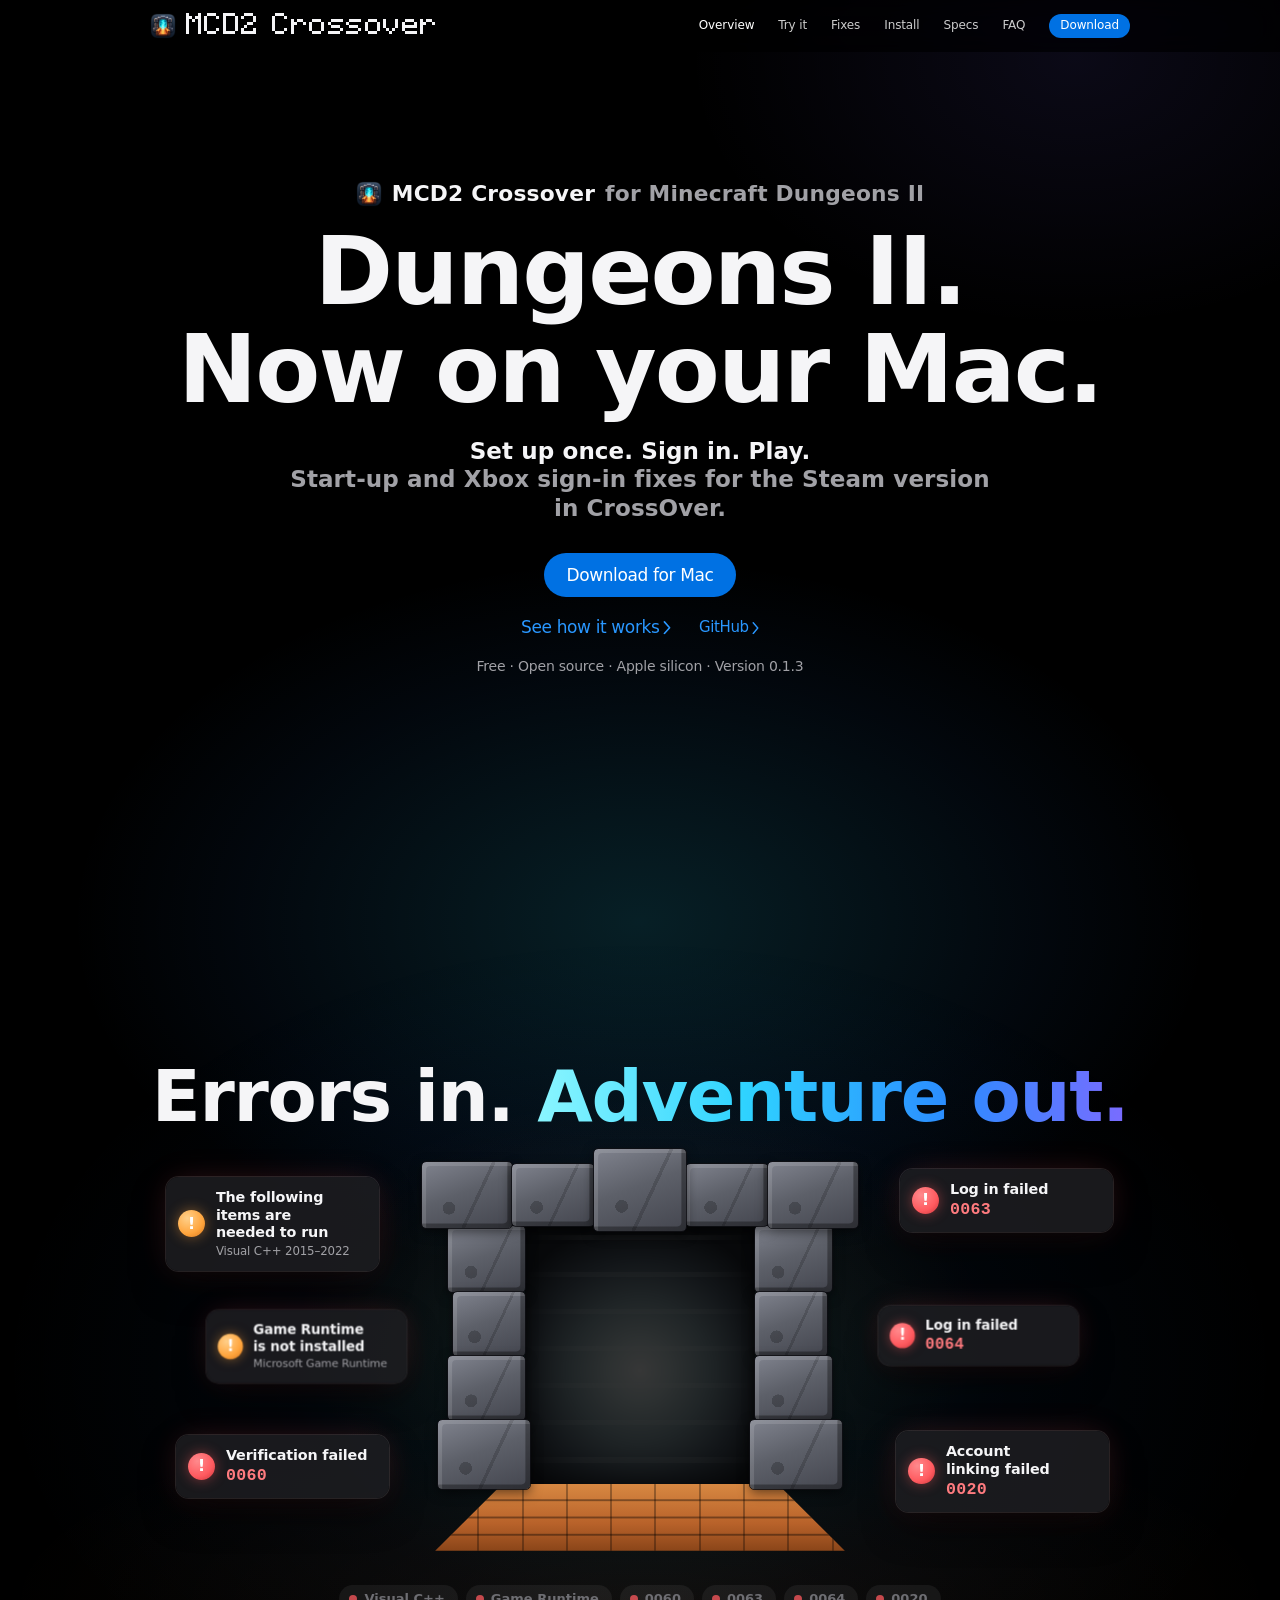
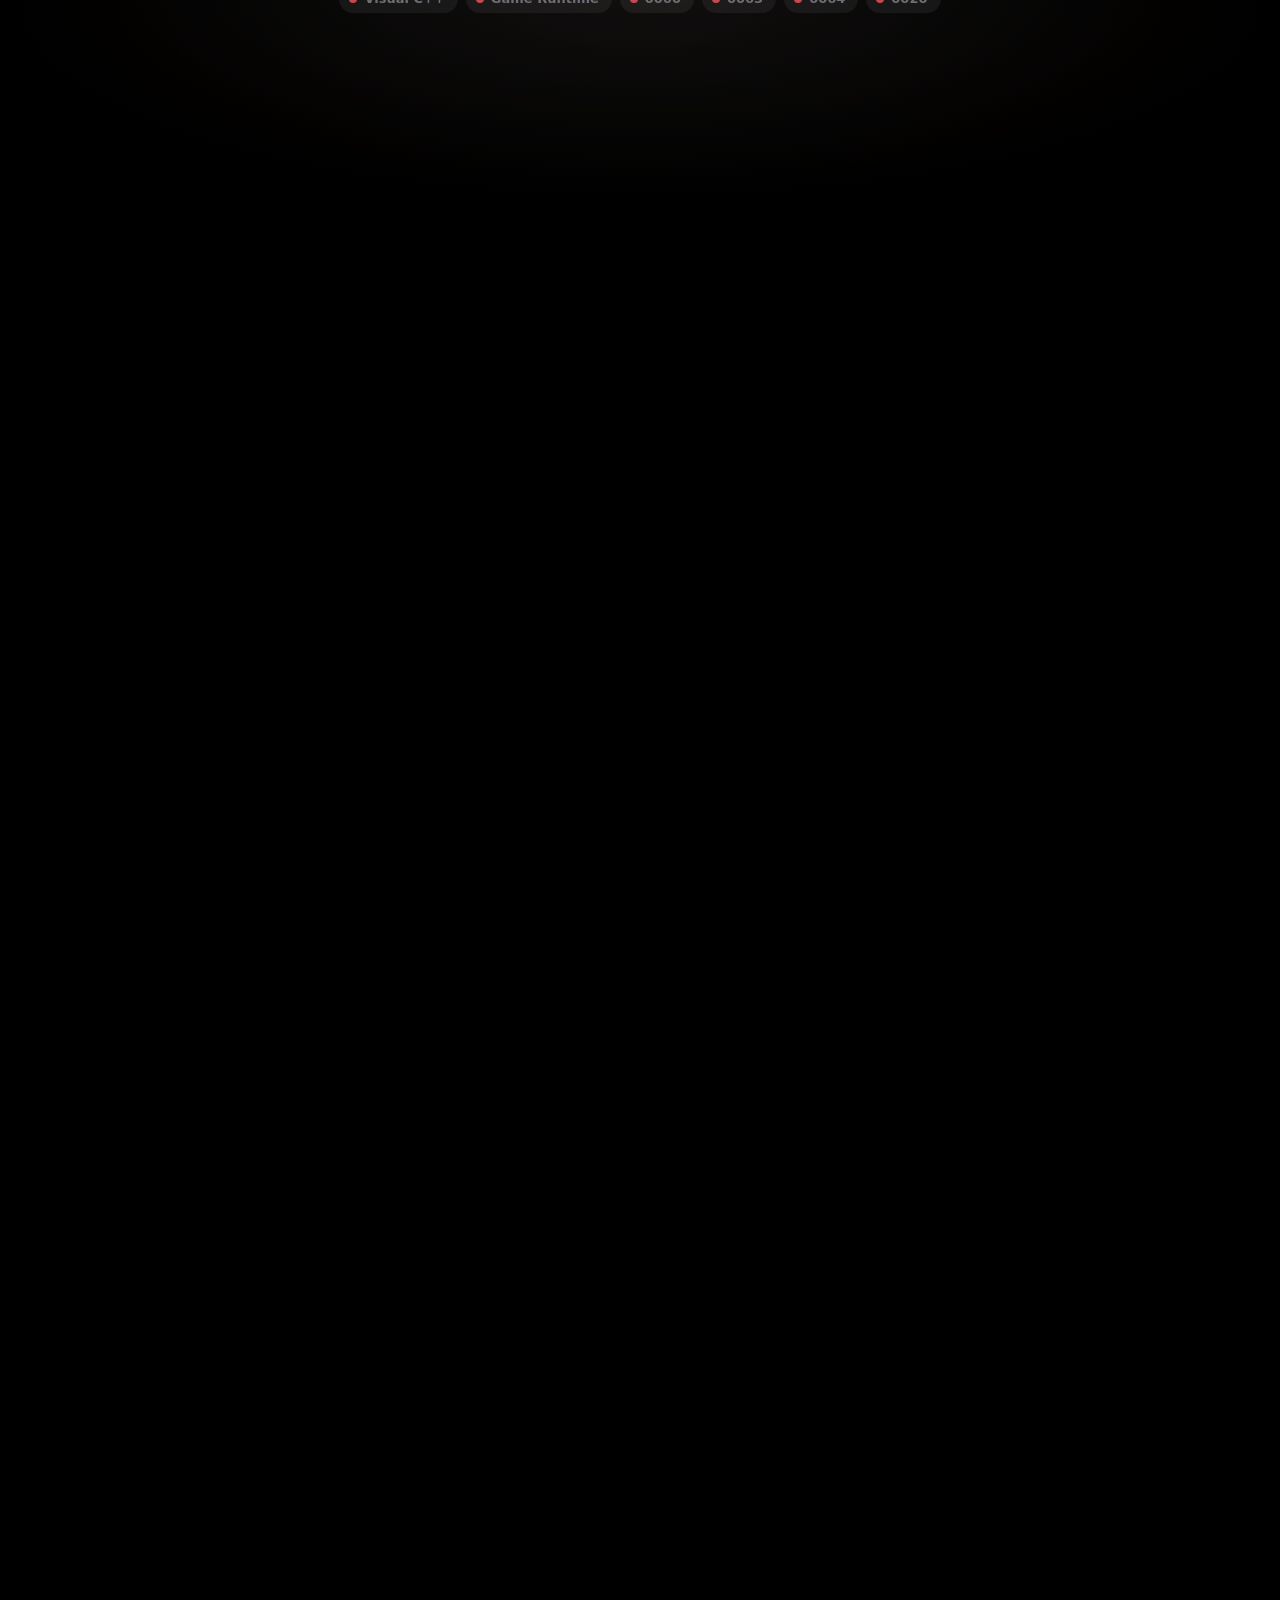
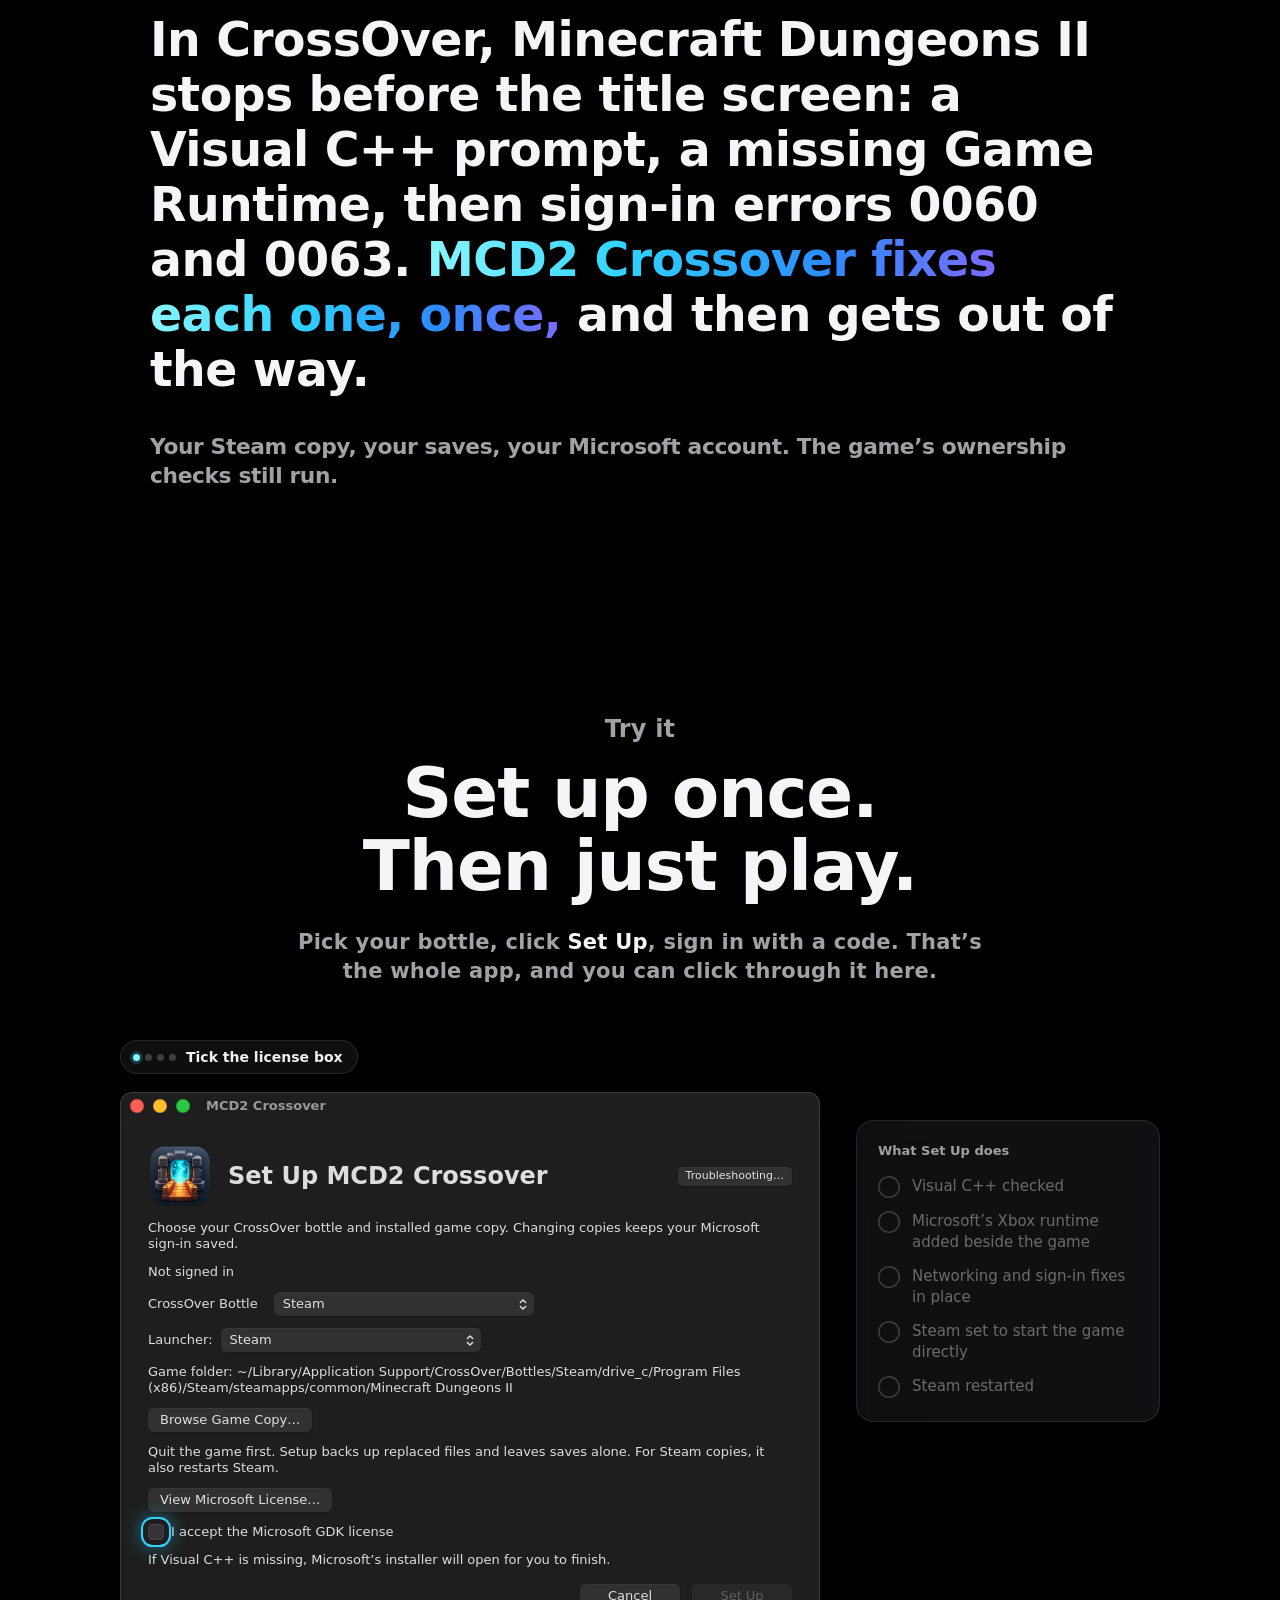
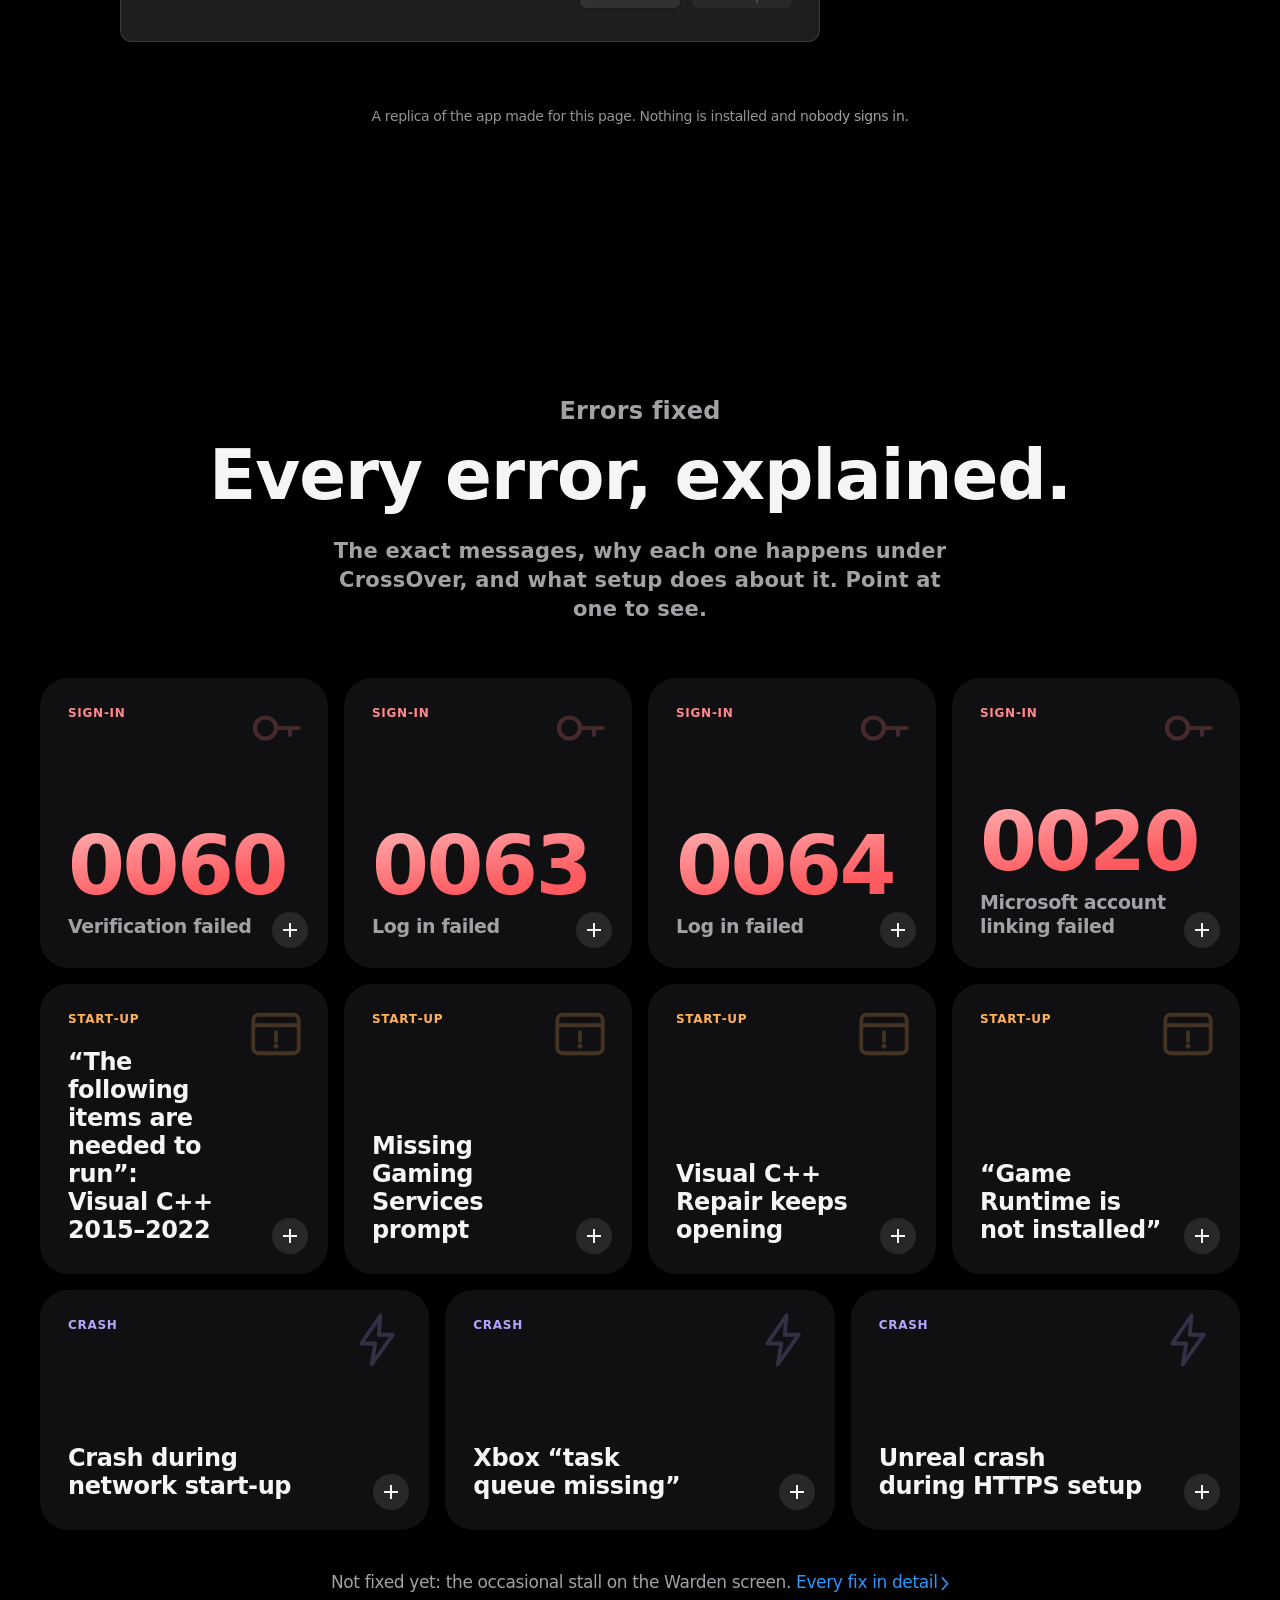
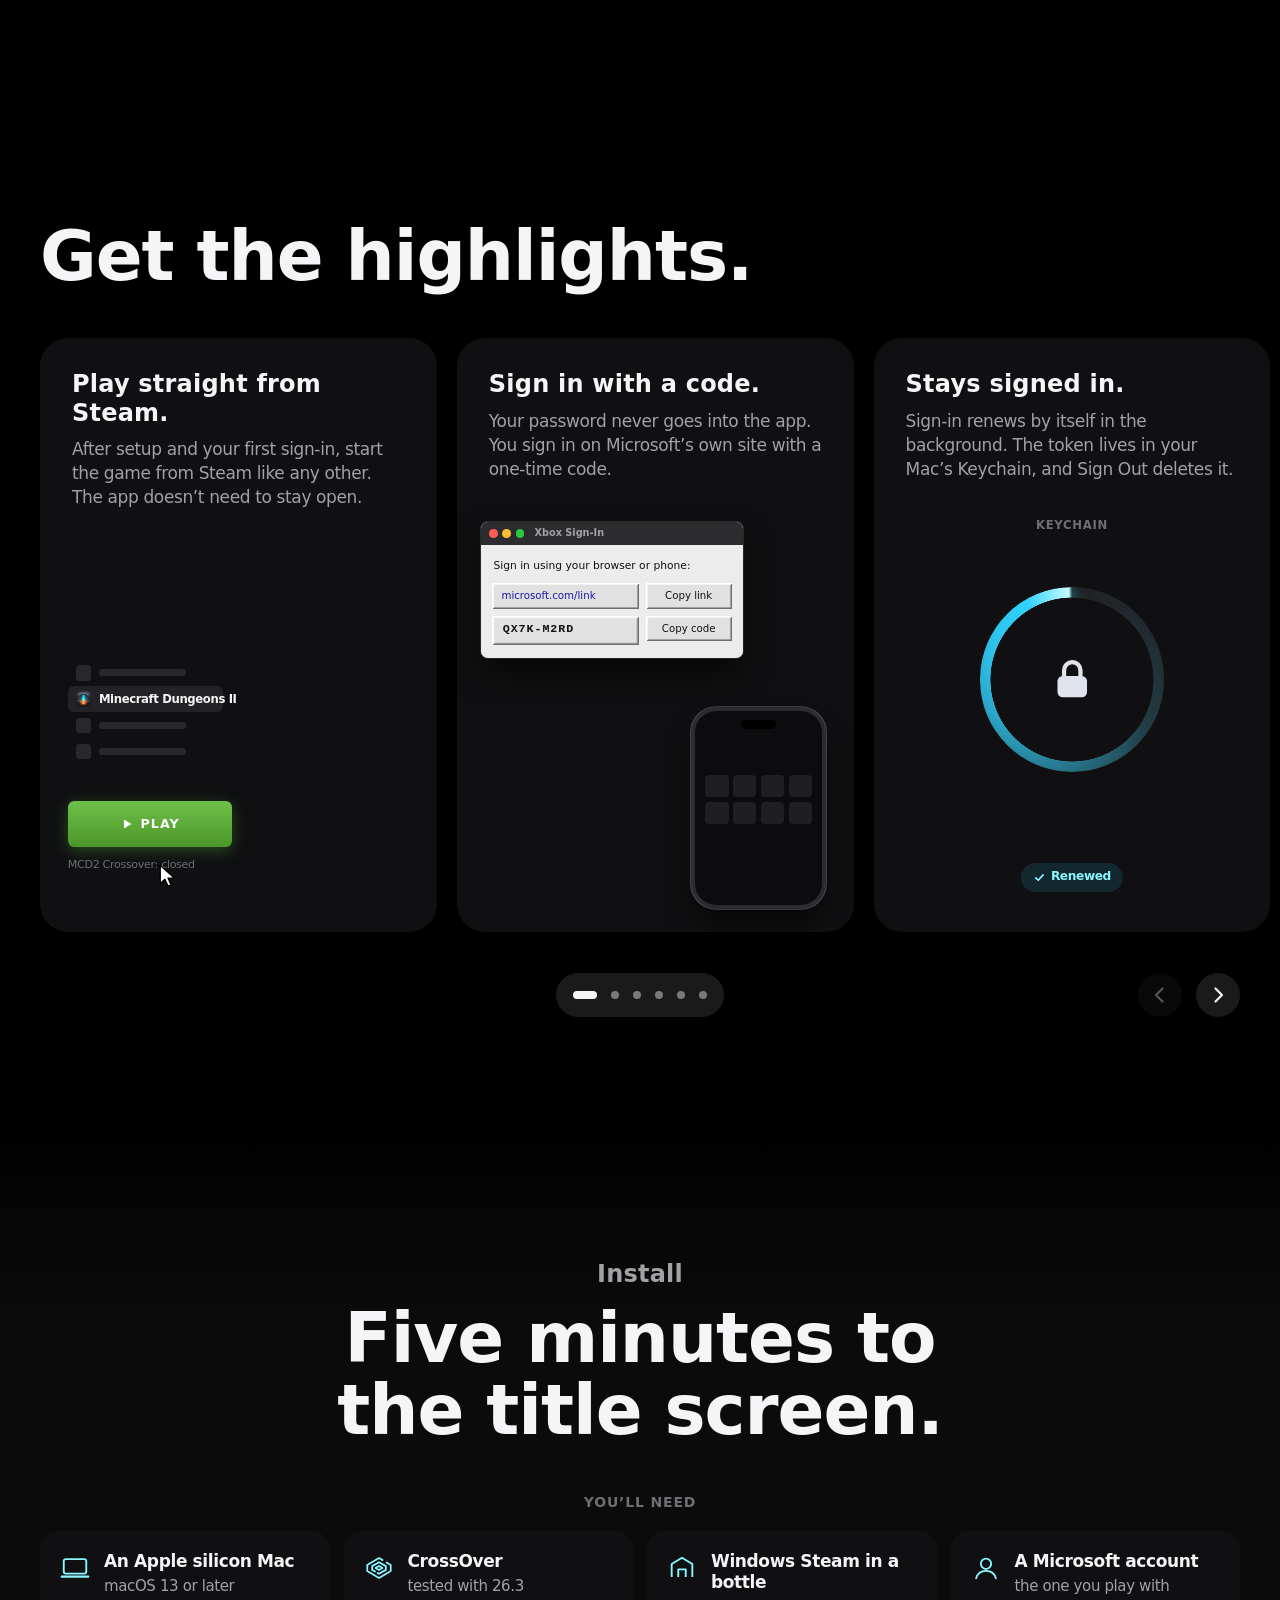
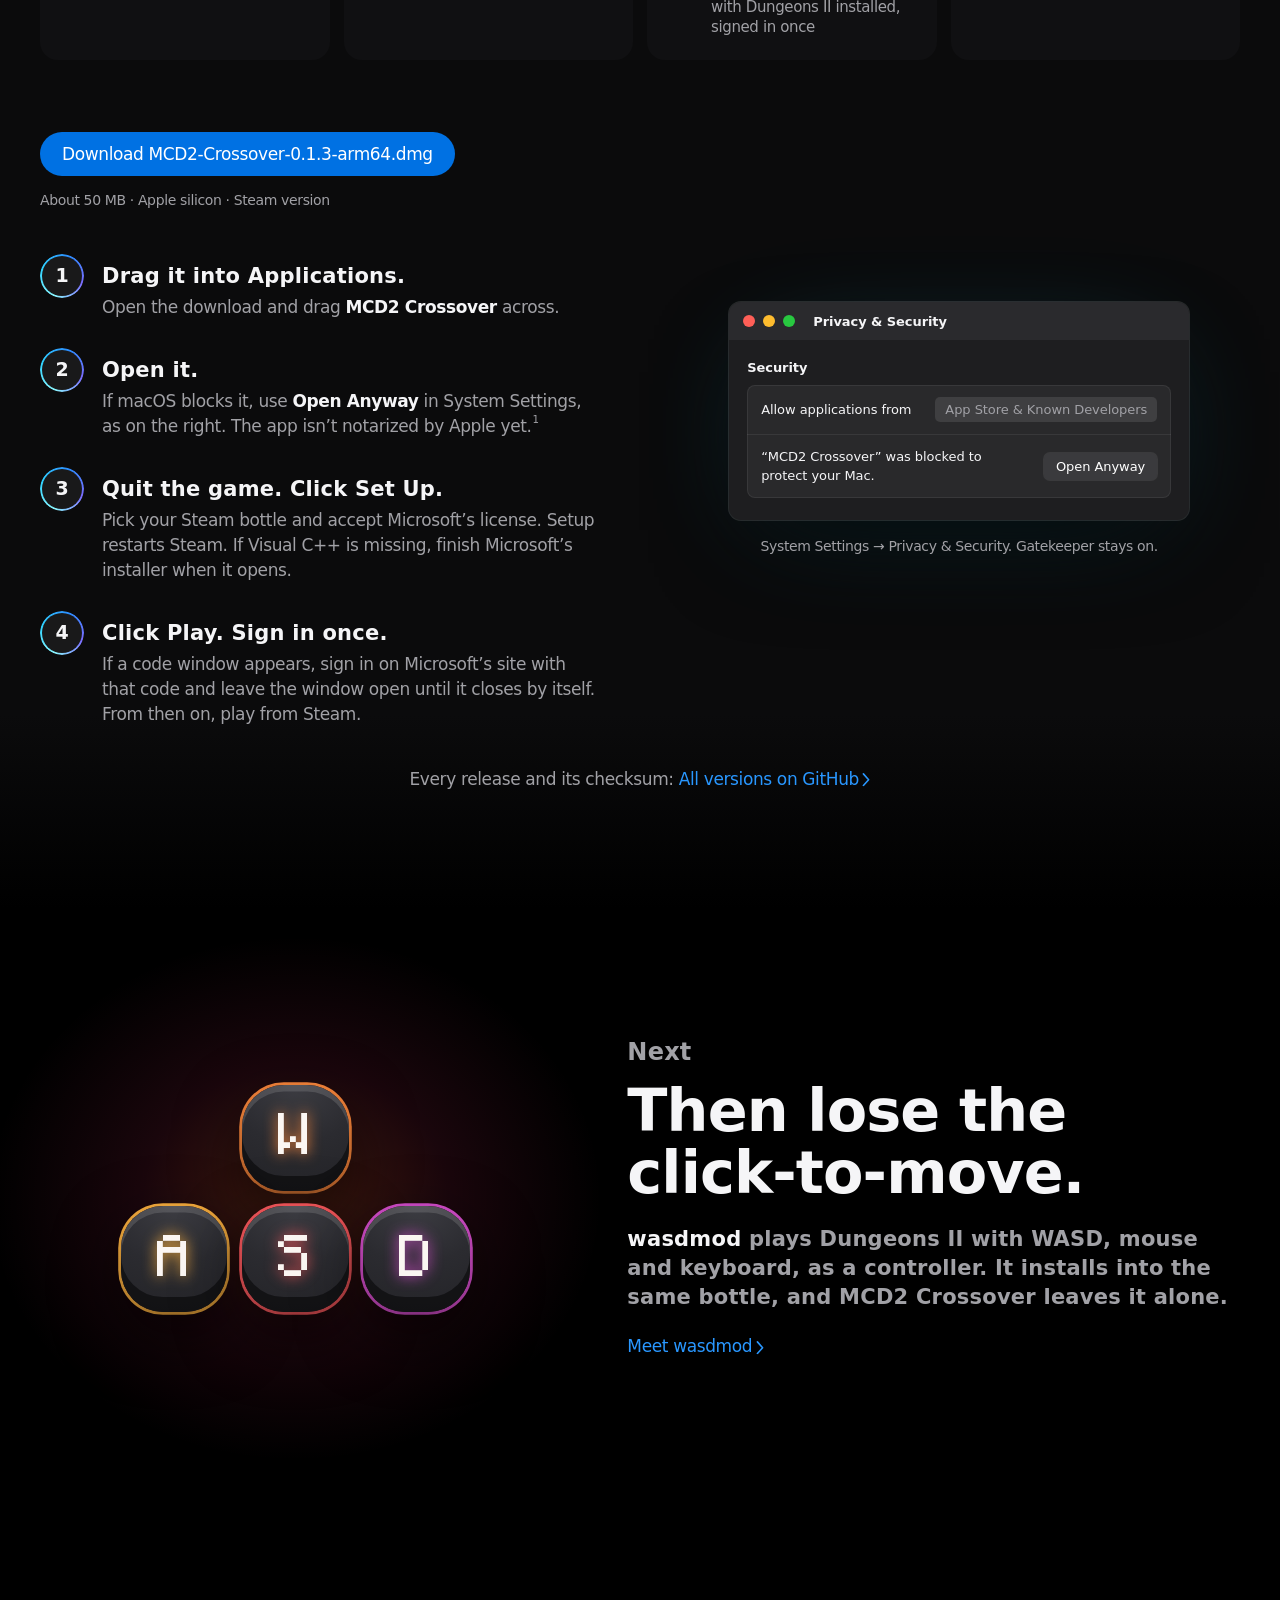
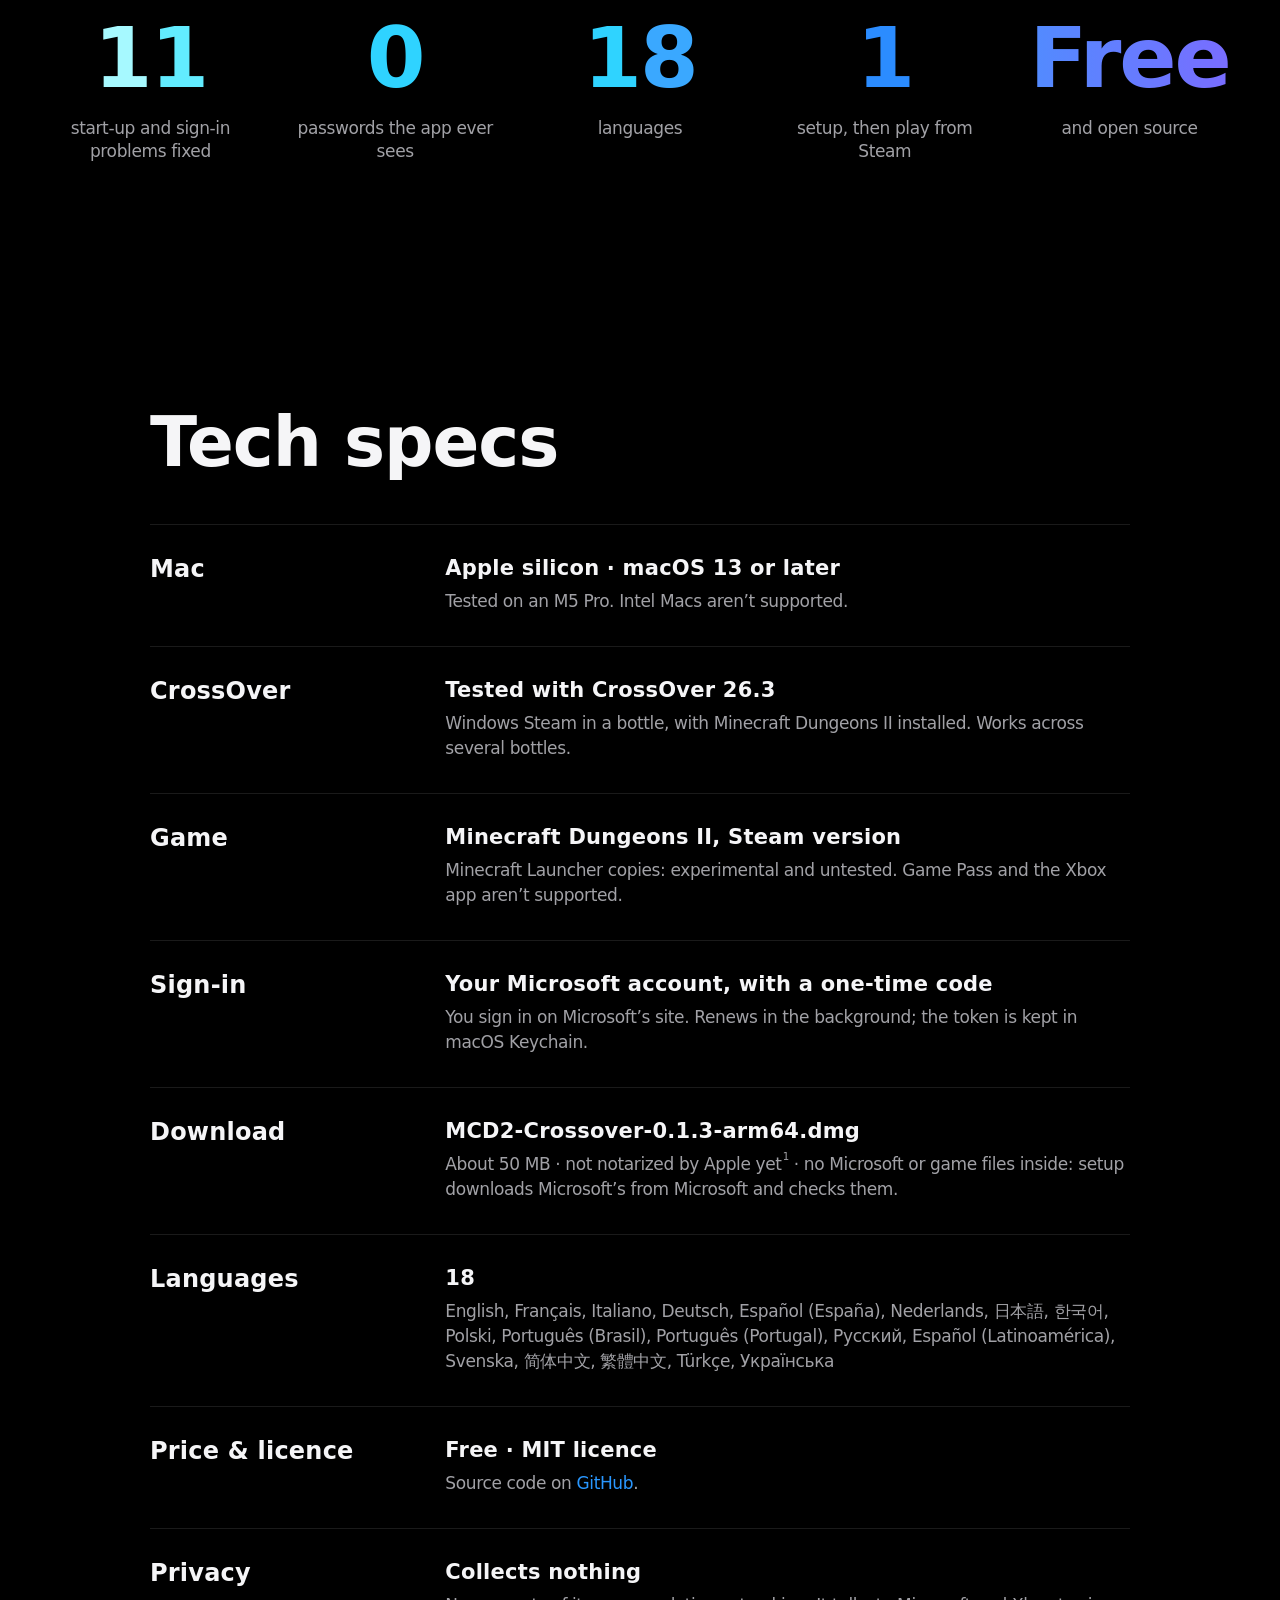
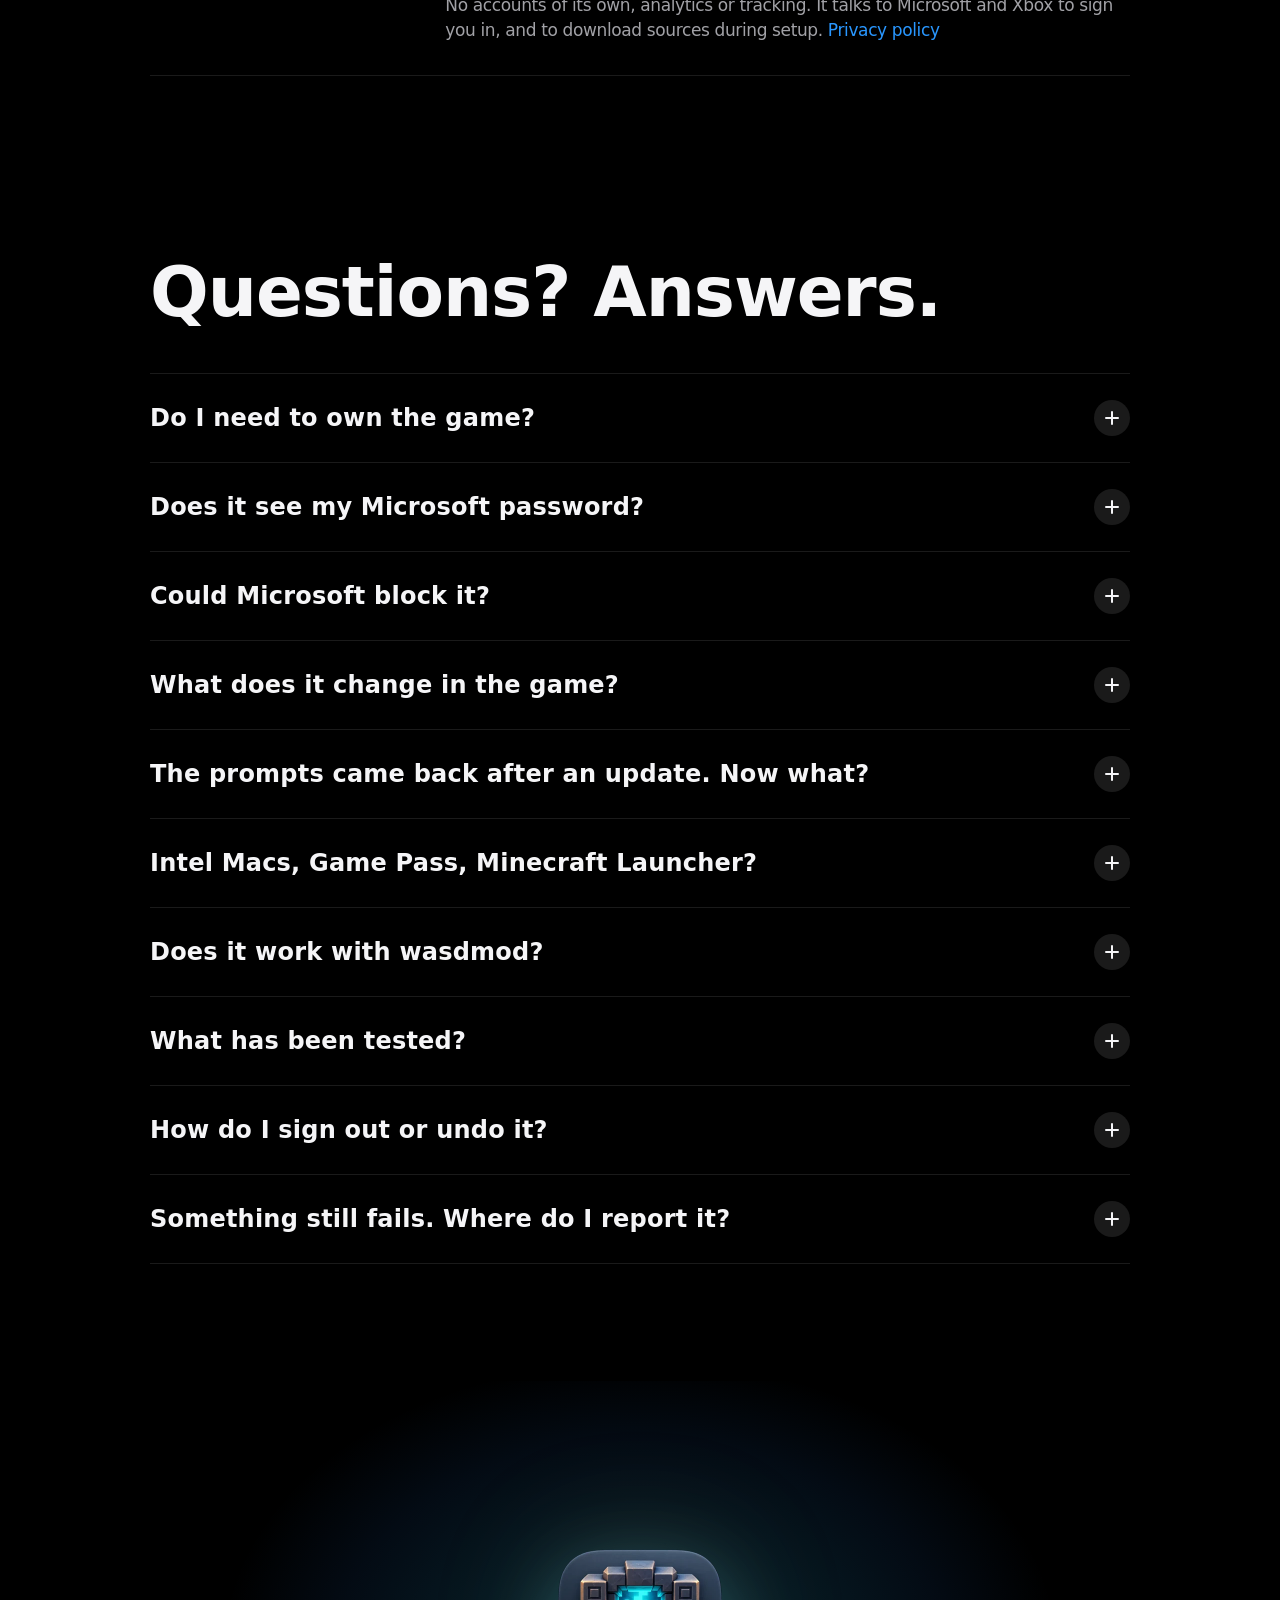
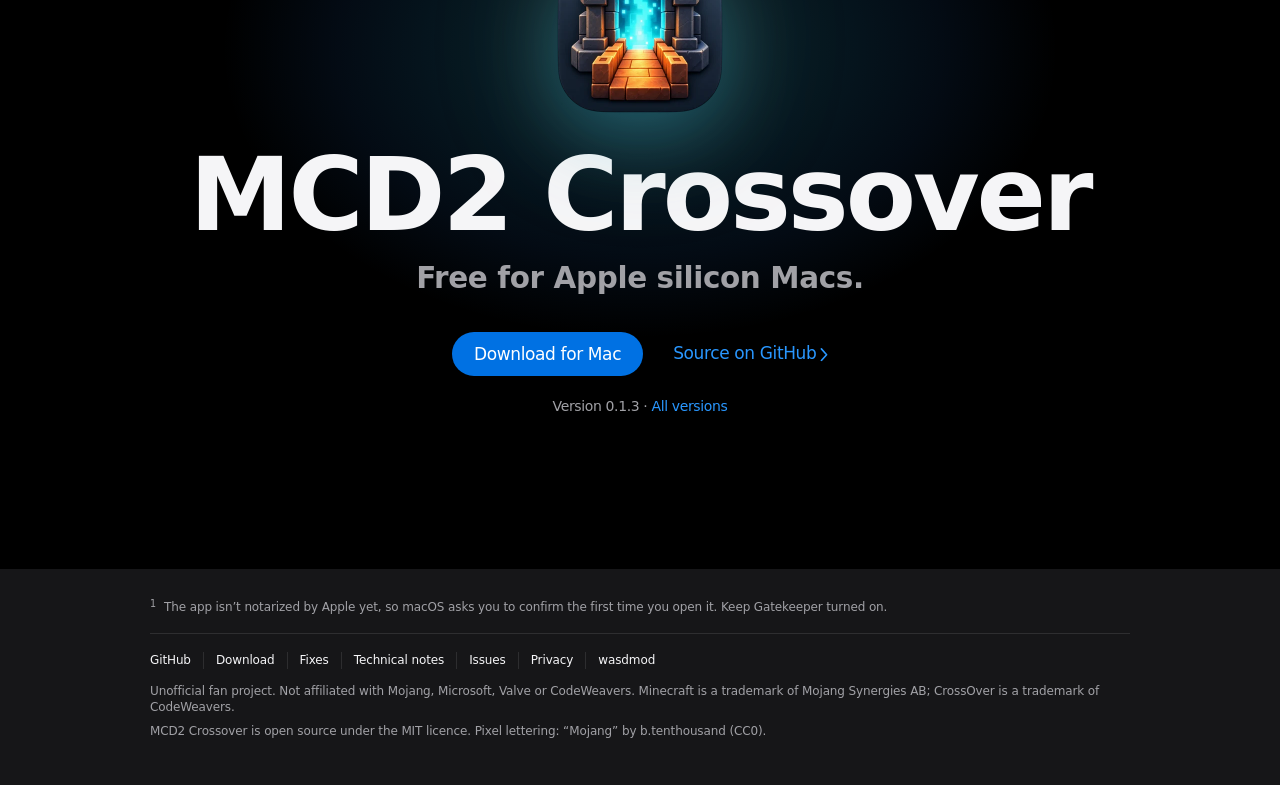
<file: index.html>
<!doctype html>
<html lang="en" class="no-js">
<head>
<meta charset="utf-8">
<meta name="viewport" content="width=device-width, initial-scale=1, viewport-fit=cover">
<title>Minecraft Dungeons II on Mac with CrossOver – MCD2 Crossover</title>
<meta name="description" content="Play Minecraft Dungeons II (Dungeons 2) on an Apple silicon Mac with CrossOver. A free, open-source app that fixes the Visual C++ and Game Runtime prompts and sign-in errors 0060, 0063, 0064 and 0020 for the Steam version.">
<link rel="canonical" href="https://wanzho.github.io/mcd2-crossover/">
<meta name="robots" content="max-image-preview:large">
<meta property="og:type" content="website">
<meta property="og:site_name" content="MCD2 Crossover">
<meta property="og:title" content="Minecraft Dungeons II on Mac with CrossOver – MCD2 Crossover">
<meta property="og:description" content="Set up once. Sign in. Play. Start-up and Xbox sign-in fixes for the Steam version on Apple silicon: Visual C++, Game Runtime, 0060, 0063, 0064 and 0020.">
<meta property="og:url" content="https://wanzho.github.io/mcd2-crossover/">
<meta property="og:image" content="https://wanzho.github.io/mcd2-crossover/og.png">
<meta property="og:image:width" content="1200">
<meta property="og:image:height" content="630">
<meta property="og:image:alt" content="A glowing stone portal beside the words: Dungeons II. Now on your Mac. Set up once. Sign in. Play. For the Steam version in CrossOver.">
<meta name="twitter:card" content="summary_large_image">
<meta name="twitter:title" content="Minecraft Dungeons II on Mac with CrossOver – MCD2 Crossover">
<meta name="twitter:description" content="Set up once. Sign in. Play. Free start-up and sign-in fixes for the Steam version on Apple silicon Macs.">
<meta name="twitter:image" content="https://wanzho.github.io/mcd2-crossover/og.png">
<link rel="icon" type="image/png" href="favicon.png">
<link rel="apple-touch-icon" href="icon-192.png">
<meta name="theme-color" content="#000000">
<meta name="color-scheme" content="dark">
<link rel="preload" href="pixel.ttf" as="font" type="font/ttf" crossorigin>
<link rel="stylesheet" href="style.css">
<link rel="stylesheet" href="app-demo.css">
<script>
  (function (d) {
    d.classList.remove('no-js'); d.classList.add('js');
    if (!window.matchMedia || !matchMedia('(prefers-reduced-motion: reduce)').matches) d.classList.add('motion');
    // if site.js can't run, show everything without the scroll scenes
    setTimeout(function () { if (!window.__mcdSite) d.classList.remove('motion'); }, 3000);
  })(document.documentElement);
</script>
<script src="site.js" defer></script>
<script src="app-demo.js" defer></script>
<script type="application/ld+json">
{
  "@context": "https://schema.org",
  "@type": "SoftwareApplication",
  "name": "MCD2 Crossover",
  "alternateName": "Minecraft Dungeons II on Mac with CrossOver",
  "description": "Setup and Xbox sign-in fixes for Minecraft Dungeons II (Steam) on Apple silicon Macs with CrossOver: Visual C++ and Game Runtime prompts, errors 0060, 0063, 0064 and 0020.",
  "operatingSystem": "macOS 13 or later (Apple silicon)",
  "applicationCategory": "UtilitiesApplication",
  "softwareVersion": "0.1.3",
  "inLanguage": ["en", "fr", "it", "de", "es-ES", "nl", "ja", "ko", "pl", "pt-BR", "pt-PT", "ru", "es-419", "sv", "zh-Hans", "zh-Hant", "tr", "uk"],
  "license": "https://opensource.org/licenses/MIT",
  "url": "https://wanzho.github.io/mcd2-crossover/",
  "image": "https://wanzho.github.io/mcd2-crossover/og.png",
  "downloadUrl": "https://github.com/Wanzho/mcd2-crossover/releases/latest",
  "codeRepository": "https://github.com/Wanzho/mcd2-crossover",
  "isAccessibleForFree": true,
  "offers": { "@type": "Offer", "price": "0", "priceCurrency": "USD" }
}
</script>
</head>
<body>

<a class="skip" href="#main">Skip to content</a>

<!-- Local nav -->
<nav class="localnav" id="localnav" aria-label="MCD2 Crossover">
  <div class="ln-inner">
    <a class="ln-brand" href="#top" aria-label="MCD2 Crossover, back to top">
      <img src="favicon.png" alt="" width="26" height="26">
      <span>MCD2 Crossover</span>
    </a>
    <div class="ln-menu" id="ln-menu">
      <ul class="ln-links">
        <li><a href="#overview">Overview</a></li>
        <li><a href="#try">Try it</a></li>
        <li><a href="#fixes">Fixes</a></li>
        <li><a href="#install">Install</a></li>
        <li><a href="#specs">Specs</a></li>
        <li><a href="#faq">FAQ</a></li>
      </ul>
    </div>
    <button class="ln-toggle" type="button" aria-expanded="false" aria-controls="ln-menu" aria-label="Show sections">
      <svg viewBox="0 0 18 18" width="18" height="18" aria-hidden="true"><path d="M3.5 6.75 9 12.25l5.5-5.5" fill="none" stroke="currentColor" stroke-width="1.6" stroke-linecap="round" stroke-linejoin="round"/></svg>
    </button>
    <a class="ln-cta" data-dl href="https://github.com/Wanzho/mcd2-crossover/releases/download/v0.1.3/MCD2-Crossover-0.1.3-arm64.dmg">Download</a>
  </div>
</nav>

<main id="main">

  <!-- 1 · Hero: the words first, then the portal -->
  <section class="hero" id="overview" aria-labelledby="hero-title" data-section>
    <div class="hero-intro" id="top">
      <div class="hero-atmos" aria-hidden="true"></div>
      <div class="hero-copy">
        <p class="hero-eyebrow"><img src="favicon.png" alt="" width="28" height="28">MCD2 Crossover <span>for Minecraft Dungeons&nbsp;II</span></p>
        <h1 id="hero-title">Dungeons&nbsp;II. <span class="nowrap">Now on your Mac.</span></h1>
        <p class="hero-sub"><span class="hero-sub-lead">Set up once. Sign in. Play.</span><br>Start&#8209;up and Xbox sign&#8209;in fixes for the Steam version in&nbsp;CrossOver.</p>
        <div class="cta-row">
          <a class="btn btn-primary" data-dl href="https://github.com/Wanzho/mcd2-crossover/releases/download/v0.1.3/MCD2-Crossover-0.1.3-arm64.dmg">Download for Mac</a>
        </div>
        <p class="hero-links"><a class="link-chev" href="#try">See how it works</a><a class="link-chev hero-gh" href="https://github.com/Wanzho/mcd2-crossover">GitHub</a></p>
        <p class="hero-fine">Free · Open source · Apple silicon · <span data-version>Version 0.1.3</span></p>
      </div>
    </div>

    <div class="show" id="show">
      <div class="show-pin">
        <h2 class="show-title reveal">Errors in. <span class="grad-text">Adventure&nbsp;out.</span></h2>
        <div class="show-stage">
          <div class="portal" aria-hidden="true">
            <i class="pt-glow"></i>
            <i class="pt-floor"></i>
            <div class="pt-void"><i class="pt-shine"></i><i class="pt-motes"></i></div>
            <i class="pt-stone s-l1"></i><i class="pt-stone s-l2"></i><i class="pt-stone s-l3"></i><i class="pt-stone s-l4"></i>
            <i class="pt-stone s-r1"></i><i class="pt-stone s-r2"></i><i class="pt-stone s-r3"></i><i class="pt-stone s-r4"></i>
            <i class="pt-stone s-t1"></i><i class="pt-stone s-t2"></i><i class="pt-stone s-key"></i><i class="pt-stone s-t3"></i><i class="pt-stone s-t4"></i>
            <i class="pt-flash"></i>
            <div class="pt-burst"></div>
          </div>
          <button class="err" type="button" data-err="0" style="--d:0s"><span class="err-in"><i class="err-ic warn"></i><span class="err-t">The following items are needed to&nbsp;run</span><span class="err-s">Visual C++ 2015–2022</span></span></button>
          <button class="err" type="button" data-err="1" style="--d:-1.3s"><span class="err-in"><i class="err-ic warn"></i><span class="err-t">Game Runtime is not installed</span><span class="err-s">Microsoft Game Runtime</span></span></button>
          <button class="err" type="button" data-err="2" style="--d:-2.4s"><span class="err-in"><i class="err-ic"></i><span class="err-t">Verification failed</span><span class="err-c">0060</span></span></button>
          <button class="err" type="button" data-err="3" style="--d:-.7s"><span class="err-in"><i class="err-ic"></i><span class="err-t">Log in failed</span><span class="err-c">0063</span></span></button>
          <button class="err" type="button" data-err="4" style="--d:-3.1s"><span class="err-in"><i class="err-ic"></i><span class="err-t">Log in failed</span><span class="err-c">0064</span></span></button>
          <button class="err" type="button" data-err="5" style="--d:-1.9s"><span class="err-in"><i class="err-ic"></i><span class="err-t">Account linking failed</span><span class="err-c">0020</span></span></button>
          <button class="pt-play" type="button" tabindex="-1"><svg viewBox="0 0 16 16" width="16" height="16" aria-hidden="true"><path d="M4.5 2.8v10.4L13 8Z" fill="currentColor"/></svg>Play</button>
          <p class="pt-toast" role="status"></p>
        </div>
        <ol class="fixed-row" aria-label="Fixed so far">
          <li data-fix="0">Visual C++</li>
          <li data-fix="1">Game Runtime</li>
          <li data-fix="2">0060</li>
          <li data-fix="3">0063</li>
          <li data-fix="4">0064</li>
          <li data-fix="5">0020</li>
        </ol>
        <p class="show-prompt"><span class="sp-wait"><b>Your turn.</b> <span class="sp-click">Click the rest.</span><span class="sp-tap">Tap the rest.</span></span><span class="sp-done"><b>All fixed.</b> Now press&nbsp;Play.</span><span class="sp-end"><b>That’s the whole idea.</b> <button class="sp-again" type="button">Again</button></span></p>
      </div>
    </div>
  </section>

  <!-- 2 · Statement -->
  <section class="statement" aria-label="What MCD2 Crossover does">
    <div class="container">
      <p class="statement-text" data-words>In CrossOver, Minecraft Dungeons&nbsp;II stops before the title screen: a Visual&nbsp;C++ prompt, a missing Game Runtime, then sign&#8209;in errors 0060 and 0063. <span class="em">MCD2 Crossover fixes each one, once,</span> and then gets out of the way.</p>
      <p class="statement-foot reveal">Your Steam copy, your saves, your Microsoft account. The game’s ownership checks still&nbsp;run.</p>
    </div>
  </section>

  <!-- 3 · Try it -->
  <section class="try" id="try" aria-labelledby="try-title" data-section>
    <div class="container section-head">
      <p class="eyebrow reveal">Try it</p>
      <h2 class="headline reveal" id="try-title">Set up once. Then just&nbsp;play.</h2>
      <p class="lede reveal">Pick your bottle, click <strong>Set Up</strong>, sign in with a code. That’s the whole app, and you can click through it&nbsp;here.</p>
    </div>
    <div class="demo-wrap">
      <div class="demo-frame">
        <div id="app-demo"></div>
        <noscript><p class="noscript-note">The interactive app needs JavaScript. The steps are under <a href="#install">Install</a>.</p></noscript>
      </div>
      <p class="demo-note">A replica of the app made for this page. Nothing is installed and nobody signs&nbsp;in.</p>
    </div>
  </section>

  <!-- 4 · Fixes -->
  <section class="fixes" id="fixes" aria-labelledby="fixes-title" data-section>
    <div class="container section-head">
      <p class="eyebrow reveal">Errors fixed</p>
      <h2 class="headline reveal" id="fixes-title">Every error, explained.</h2>
      <p class="lede reveal">The exact messages, why each one happens under CrossOver, and what setup does about it. <span class="hover-only">Point at one</span><span class="touch-only">Tap one</span> to&nbsp;see.</p>
    </div>
    <ul class="fix-grid container-wide">
      <li class="fix fix-code">
        <button class="fix-btn" type="button" aria-expanded="false">
          <span class="fix-front"><span class="fix-kind">Sign&#8209;in</span><span class="fix-num">0060</span><span class="fix-msg">Verification failed</span></span>
          <span class="fix-back"><span class="fix-why"><b>Why.</b> CrossOver tells the game it’s offline, so it looks for saved proof that you own it, and finds&nbsp;none.</span><span class="fix-how"><b>Fix.</b> Setup checks your real connection and supplies a working Xbox sign&#8209;in, so the game carries on&nbsp;online.</span></span>
        </button>
      </li>
      <li class="fix fix-code">
        <button class="fix-btn" type="button" aria-expanded="false">
          <span class="fix-front"><span class="fix-kind">Sign&#8209;in</span><span class="fix-num">0063</span><span class="fix-msg">Log in failed</span></span>
          <span class="fix-back"><span class="fix-why"><b>Why.</b> The game’s Steam login to Microsoft’s PlayFab servers goes out with two conflicting size headers, and the server turns it&nbsp;away.</span><span class="fix-how"><b>Fix.</b> The request goes out with its real body&nbsp;size.</span></span>
        </button>
      </li>
      <li class="fix fix-code">
        <button class="fix-btn" type="button" aria-expanded="false">
          <span class="fix-front"><span class="fix-kind">Sign&#8209;in</span><span class="fix-num">0064</span><span class="fix-msg">Log in failed</span></span>
          <span class="fix-back"><span class="fix-why"><b>Why.</b> The same header clash, on the PlayFab and Minecraft requests that come&nbsp;next.</span><span class="fix-how"><b>Fix.</b> The same correction covers them&nbsp;too.</span></span>
        </button>
      </li>
      <li class="fix fix-code">
        <button class="fix-btn" type="button" aria-expanded="false">
          <span class="fix-front"><span class="fix-kind">Sign&#8209;in</span><span class="fix-num">0020</span><span class="fix-msg">Microsoft account linking failed</span></span>
          <span class="fix-back"><span class="fix-why"><b>Why.</b> A sign&#8209;in function the game calls doesn’t exist under CrossOver.</span><span class="fix-how"><b>Fix.</b> It now returns the Xbox account you signed in with. A different account is still&nbsp;rejected.</span></span>
        </button>
      </li>
      <li class="fix fix-prompt">
        <button class="fix-btn" type="button" aria-expanded="false">
          <span class="fix-front"><span class="fix-kind">Start&#8209;up</span><span class="fix-msg">“The following items are needed to run”: Visual&nbsp;C++ 2015–2022</span></span>
          <span class="fix-back"><span class="fix-why"><b>Why.</b> The game’s launcher checks for Windows prerequisites, and its bundled Visual&nbsp;C++ won’t install over a newer&nbsp;one.</span><span class="fix-how"><b>Fix.</b> Setup checks for real Visual&nbsp;C++, opens Microsoft’s installer if it’s missing, and has Steam start the game&nbsp;itself.</span></span>
        </button>
      </li>
      <li class="fix fix-prompt">
        <button class="fix-btn" type="button" aria-expanded="false">
          <span class="fix-front"><span class="fix-kind">Start&#8209;up</span><span class="fix-msg">Missing Gaming Services prompt</span></span>
          <span class="fix-back"><span class="fix-why"><b>Why.</b> Gaming Services is a Windows Store service. It can’t install in CrossOver, so the prompt never&nbsp;succeeds.</span><span class="fix-how"><b>Fix.</b> Steam starts the game directly, past the prerequisite&nbsp;check.</span></span>
        </button>
      </li>
      <li class="fix fix-prompt">
        <button class="fix-btn" type="button" aria-expanded="false">
          <span class="fix-front"><span class="fix-kind">Start&#8209;up</span><span class="fix-msg">Visual&nbsp;C++ Repair keeps opening</span></span>
          <span class="fix-back"><span class="fix-why"><b>Why.</b> CrossOver can register Visual&nbsp;C++ while supplying Wine’s stand&#8209;in files, and a stricter check misread real&nbsp;installs.</span><span class="fix-how"><b>Fix.</b> Setup tells Microsoft’s files from Wine’s stand&#8209;ins, so Repair stops coming&nbsp;back.</span></span>
        </button>
      </li>
      <li class="fix fix-prompt">
        <button class="fix-btn" type="button" aria-expanded="false">
          <span class="fix-front"><span class="fix-kind">Start&#8209;up</span><span class="fix-msg">“Game Runtime is not installed”</span></span>
          <span class="fix-back"><span class="fix-why"><b>Why.</b> The Xbox runtime the game expects is part of Windows, not&nbsp;CrossOver.</span><span class="fix-how"><b>Fix.</b> Setup downloads Microsoft’s portable runtime, checks it, and puts it next to the&nbsp;game.</span></span>
        </button>
      </li>
      <li class="fix fix-crash">
        <button class="fix-btn" type="button" aria-expanded="false">
          <span class="fix-front"><span class="fix-kind">Crash</span><span class="fix-msg">Crash during network start&#8209;up</span></span>
          <span class="fix-back"><span class="fix-why"><b>Why.</b> The game’s networking library doesn’t run under&nbsp;CrossOver.</span><span class="fix-how"><b>Fix.</b> Setup uses curl’s official Windows library and certificate&nbsp;bundle.</span></span>
        </button>
      </li>
      <li class="fix fix-crash">
        <button class="fix-btn" type="button" aria-expanded="false">
          <span class="fix-front"><span class="fix-kind">Crash</span><span class="fix-msg">Xbox “task queue missing”</span></span>
          <span class="fix-back"><span class="fix-why"><b>Why.</b> The runtime starts without the async support the game&nbsp;expects.</span><span class="fix-how"><b>Fix.</b> It starts with the game’s own configuration and Microsoft’s async&nbsp;support.</span></span>
        </button>
      </li>
      <li class="fix fix-crash">
        <button class="fix-btn" type="button" aria-expanded="false">
          <span class="fix-front"><span class="fix-kind">Crash</span><span class="fix-msg">Unreal crash during HTTPS&nbsp;setup</span></span>
          <span class="fix-back"><span class="fix-why"><b>Why.</b> The game hands an OpenSSL&#8209;only hook to a library that can’t take&nbsp;it.</span><span class="fix-how"><b>Fix.</b> That hook is declined. Certificate checks stay&nbsp;on.</span></span>
        </button>
      </li>
    </ul>
    <p class="section-fine container">Not fixed yet: the occasional stall on the Warden screen. <a class="link-chev" href="https://github.com/Wanzho/mcd2-crossover/blob/main/docs/FIXES.md">Every fix in detail</a></p>
  </section>

  <!-- 5 · Highlights -->
  <section class="highlights" id="highlights" aria-labelledby="hl-title">
      <div class="hl-head container-wide">
        <h2 class="headline reveal" id="hl-title">Get the highlights.</h2>
      </div>
      <div class="hl-viewport" tabindex="0" role="region" aria-label="Highlights">
        <ul class="hl-track" id="hl-track">

          <li class="hl-card">
            <div class="hl-art art-steam" aria-hidden="true">
              <div class="st-lib">
                <p class="st-row"><i></i><b></b></p>
                <p class="st-row on"><i class="st-ico"></i><b>Minecraft Dungeons II</b></p>
                <p class="st-row"><i></i><b></b></p>
                <p class="st-row"><i></i><b></b></p>
              </div>
              <div class="st-hero">
                <span class="st-play"><span class="sp-a"><svg viewBox="0 0 16 16" width="14" height="14"><path d="M4.5 2.8v10.4L13 8Z" fill="currentColor"/></svg>PLAY</span><span class="sp-b">RUNNING</span></span>
                <span class="st-note">MCD2 Crossover: closed</span>
              </div>
              <svg class="st-cursor" viewBox="0 0 24 24" width="26" height="26"><path d="M5 2.5 L 5 19.5 L 9.4 15.4 L 12.4 22 L 15.2 20.8 L 12.3 14.3 L 18.4 14.3 Z" fill="#fff" stroke="#000" stroke-width="1.2" stroke-linejoin="round"/></svg>
            </div>
            <div class="hl-copy">
              <h3>Play straight from Steam.</h3>
              <p>After setup and your first sign&#8209;in, start the game from Steam like any other. The app doesn’t need to stay&nbsp;open.</p>
            </div>
          </li>

          <li class="hl-card">
            <div class="hl-art art-code" aria-hidden="true">
              <div class="cd-win">
                <p class="cd-bar"><i></i><i></i><i></i><span>Xbox Sign&#8209;In</span></p>
                <p class="cd-line">Sign in using your browser or phone:</p>
                <p class="cd-row"><span class="cd-field">microsoft.com/link</span><span class="cd-btn">Copy link</span></p>
                <p class="cd-row"><span class="cd-field cd-code">QX7K‑M2RD</span><span class="cd-btn cd-copy"><b class="c1">Copy code</b><b class="c2">Code copied</b></span></p>
              </div>
              <div class="cd-phone"><i class="cd-notch"></i><span class="cd-boxes"><b>Q</b><b>X</b><b>7</b><b>K</b><b>M</b><b>2</b><b>R</b><b>D</b></span><span class="cd-ok"><svg viewBox="0 0 16 16" width="14" height="14"><path d="M3.5 8.5 6.6 11.4 12.6 4.8" fill="none" stroke="currentColor" stroke-width="2" stroke-linecap="round" stroke-linejoin="round"/></svg>Signed in</span></div>
            </div>
            <div class="hl-copy">
              <h3>Sign in with a code.</h3>
              <p>Your password never goes into the app. You sign in on Microsoft’s own site with a one&#8209;time&nbsp;code.</p>
            </div>
          </li>

          <li class="hl-card">
            <div class="hl-art art-renew" aria-hidden="true">
              <div class="rn-ring"><i class="rn-track"></i><i class="rn-sweep"></i>
                <svg class="rn-lock" viewBox="0 0 32 32" width="52" height="52"><rect x="7" y="14" width="18" height="13" rx="3.2" fill="currentColor"/><path d="M11 14v-3.4a5 5 0 0 1 10 0V14" fill="none" stroke="currentColor" stroke-width="2.6"/></svg>
              </div>
              <span class="rn-tag"><svg viewBox="0 0 16 16" width="13" height="13"><path d="M3.5 8.5 6.6 11.4 12.6 4.8" fill="none" stroke="currentColor" stroke-width="2" stroke-linecap="round" stroke-linejoin="round"/></svg>Renewed</span>
              <span class="rn-key">Keychain</span>
            </div>
            <div class="hl-copy">
              <h3>Stays signed in.</h3>
              <p>Sign&#8209;in renews by itself in the background. The token lives in your Mac’s Keychain, and Sign Out deletes&nbsp;it.</p>
            </div>
          </li>

          <li class="hl-card">
            <div class="hl-art art-backup" aria-hidden="true">
              <div class="bk-list">
                <p class="bk-row r1"><i class="ico"></i><span>xgameruntime.dll</span><i class="bk-copy"></i></p>
                <p class="bk-row r2"><i class="ico"></i><span>XCurl.dll</span><i class="bk-copy"></i></p>
                <p class="bk-row r3"><i class="ico"></i><span>Steam launch option</span><i class="bk-copy"></i></p>
              </div>
              <div class="bk-folder"><i></i><span>Backup</span><b class="bk-n">3 files</b></div>
              <p class="bk-safe"><svg viewBox="0 0 16 16" width="14" height="14"><path d="M8 1.6 2.8 3.6v4c0 3.2 2.2 5.6 5.2 6.8 3-1.2 5.2-3.6 5.2-6.8v-4Z" fill="currentColor"/></svg>Saves and mods untouched</p>
            </div>
            <div class="hl-copy">
              <h3>Nothing lost.</h3>
              <p>Setup backs up every file it replaces. Your saves, Wine overrides and controller mods stay as they&nbsp;are.</p>
            </div>
          </li>

          <li class="hl-card">
            <div class="hl-art art-bottles" aria-hidden="true">
              <div class="bt-sheet">
                <p class="bt-title">Change Game Copy</p>
                <ul class="bt-list"><li>Steam</li><li>Games</li><li>Test</li></ul>
                <i class="bt-sel"></i>
                <p class="bt-acct">Signed in to: BlockyRogue</p>
              </div>
            </div>
            <div class="hl-copy">
              <h3>Any bottle. Any copy.</h3>
              <p>Move the game to another CrossOver bottle and pick it in Change Game Copy. Your Microsoft sign&#8209;in comes&nbsp;along.</p>
            </div>
          </li>

          <li class="hl-card">
            <div class="hl-art art-logs" aria-hidden="true">
              <div class="lg-panel">
                <span class="lg-rec"><i></i><b class="lg-a">Start Recording</b><b class="lg-b">Recording</b></span>
                <span class="lg-time">59:5<b>9</b></span>
              </div>
              <div class="lg-zip"><i class="lg-file"><b>ZIP</b></i><span>mcd2-logs.zip</span></div>
              <p class="lg-never"><svg viewBox="0 0 16 16" width="13" height="13"><path d="M3.5 8.5 6.6 11.4 12.6 4.8" fill="none" stroke="currentColor" stroke-width="2" stroke-linecap="round" stroke-linejoin="round"/></svg>Stays on your Mac</p>
            </div>
            <div class="hl-copy">
              <h3>Troubleshooting, built&nbsp;in.</h3>
              <p>Record a problem and save a ZIP for a bug report. Off by default, stops after an hour, never uploads&nbsp;anything.</p>
            </div>
          </li>

          <li class="hl-card">
            <div class="hl-art art-lang" aria-hidden="true">
              <div class="al-window">
                <ul class="al-list">
                  <li>English</li><li>Français</li><li>Italiano</li><li>Deutsch</li><li>Español (España)</li><li>Nederlands</li><li>日本語</li><li>한국어</li><li>Polski</li><li>Português (Brasil)</li><li>Português (Portugal)</li><li>Русский</li><li>Español (Latinoamérica)</li><li>Svenska</li><li>简体中文</li><li>繁體中文</li><li>Türkçe</li><li>Українська</li>
                  <li>English</li><li>Français</li><li>Italiano</li><li>Deutsch</li><li>Español (España)</li><li>Nederlands</li><li>日本語</li><li>한국어</li><li>Polski</li><li>Português (Brasil)</li><li>Português (Portugal)</li><li>Русский</li><li>Español (Latinoamérica)</li><li>Svenska</li><li>简体中文</li><li>繁體中文</li><li>Türkçe</li><li>Українська</li>
                </ul>
              </div>
              <p class="al-count"><b>18</b> languages</p>
            </div>
            <div class="hl-copy">
              <h3>18 languages.</h3>
              <p>The app and the sign&#8209;in window speak every language Dungeons&nbsp;II lists on Steam, plus European&nbsp;Portuguese.</p>
            </div>
          </li>

        </ul>
      </div>
      <div class="hl-controls container-wide">
        <div class="hl-dots" role="group" aria-label="Go to a highlight"></div>
        <div class="hl-arrows">
          <button class="hl-arrow" type="button" data-dir="-1" aria-controls="hl-track" aria-label="Previous highlights"><svg viewBox="0 0 36 36" width="36" height="36" aria-hidden="true"><path d="M20.5 11.5 14 18l6.5 6.5" fill="none" stroke="currentColor" stroke-width="2.2" stroke-linecap="round" stroke-linejoin="round"/></svg></button>
          <button class="hl-arrow" type="button" data-dir="1" aria-controls="hl-track" aria-label="Next highlights"><svg viewBox="0 0 36 36" width="36" height="36" aria-hidden="true"><path d="M15.5 11.5 22 18l-6.5 6.5" fill="none" stroke="currentColor" stroke-width="2.2" stroke-linecap="round" stroke-linejoin="round"/></svg></button>
        </div>
      </div>
  </section>

  <!-- 6 · Install -->
  <section class="install" id="install" aria-labelledby="install-title" data-section>
    <div class="container section-head">
      <p class="eyebrow reveal">Install</p>
      <h2 class="headline reveal" id="install-title">Five minutes to the title&nbsp;screen.</h2>
    </div>

    <div class="needs container-wide reveal">
      <p class="needs-title">You’ll need</p>
      <ul class="needs-list">
        <li><svg viewBox="0 0 32 32" width="30" height="30" aria-hidden="true"><rect x="4" y="6.5" width="24" height="15.5" rx="2.2" fill="none" stroke="currentColor" stroke-width="2"/><path d="M1.8 25.2h28.4" stroke="currentColor" stroke-width="2.2" stroke-linecap="round"/></svg><span><b>An Apple silicon Mac</b>macOS&nbsp;13 or later</span></li>
        <li><svg viewBox="0 0 32 32" width="30" height="30" aria-hidden="true"><g fill="none" stroke="currentColor" stroke-width="1.9" stroke-linecap="round" stroke-linejoin="round"><path d="M19.8 7.6 16 5.4 3.5 12.7v6.6L16 26.6l12.5-7.3v-6.6l-4.4-2.6"/><path d="M11.8 19.8l-3.1-1.8v-4L16 9.8l7.3 4.2v4L16 22.2l-1.6-.9"/><path d="M16 13.8l3.7 2.2-3.7 2.2-3.7-2.2Z"/></g></svg><span><b>CrossOver</b>tested with 26.3</span></li>
        <li><svg viewBox="0 0 32 32" width="30" height="30" aria-hidden="true"><path d="M5 25.5V11.8L16 5l11 6.8v13.7" fill="none" stroke="currentColor" stroke-width="2" stroke-linejoin="round"/><path d="M12 25.5v-8h8v8" fill="none" stroke="currentColor" stroke-width="2" stroke-linejoin="round"/></svg><span><b>Windows Steam in a bottle</b>with Dungeons&nbsp;II installed, signed in once</span></li>
        <li><svg viewBox="0 0 32 32" width="30" height="30" aria-hidden="true"><circle cx="16" cy="11.5" r="5.5" fill="none" stroke="currentColor" stroke-width="2"/><path d="M5.5 27c1.4-5.2 5.4-8 10.5-8s9.1 2.8 10.5 8" fill="none" stroke="currentColor" stroke-width="2" stroke-linecap="round"/></svg><span><b>A Microsoft account</b>the one you play with</span></li>
      </ul>
    </div>

    <div class="panels container-wide">
      <div class="panel" id="panel-mac">
        <div class="panel-copy">
          <div class="panel-dl">
            <a class="btn btn-primary" data-dl href="https://github.com/Wanzho/mcd2-crossover/releases/download/v0.1.3/MCD2-Crossover-0.1.3-arm64.dmg"><span class="dl-long" data-dl-name>Download MCD2&#8209;Crossover&#8209;0.1.3&#8209;arm64.dmg</span><span class="dl-short">Download for Mac</span></a>
            <span class="dl-meta"><span data-size>About 50&nbsp;MB</span> · Apple&nbsp;silicon · Steam version</span>
          </div>
          <ol class="steps">
            <li><span class="n">1</span><div><h3>Drag it into Applications.</h3><p>Open the download and drag <strong>MCD2 Crossover</strong> across.</p></div></li>
            <li><span class="n">2</span><div><h3>Open it.</h3><p>If macOS blocks it, use <strong>Open Anyway</strong> in System Settings, as on the right. The app isn’t notarized by Apple&nbsp;yet.<sup><a href="#fn1" aria-label="Footnote 1">1</a></sup></p></div></li>
            <li><span class="n">3</span><div><h3>Quit the game. Click Set&nbsp;Up.</h3><p>Pick your Steam bottle and accept Microsoft’s license. Setup restarts Steam. If Visual&nbsp;C++ is missing, finish Microsoft’s installer when it&nbsp;opens.</p></div></li>
            <li><span class="n">4</span><div><h3>Click Play. Sign in once.</h3><p>If a code window appears, sign in on Microsoft’s site with that code and leave the window open until it closes by itself. From then on, play from&nbsp;Steam.</p></div></li>
          </ol>
        </div>
        <figure class="panel-shot gk-shot">
          <div class="gk" aria-hidden="true">
            <p class="gk-bar"><i></i><i></i><i></i><span>Privacy &amp; Security</span></p>
            <div class="gk-body">
              <p class="gk-head">Security</p>
              <div class="gk-box">
                <p class="gk-row"><span>Allow applications from</span><span class="gk-pop">App Store &amp; Known Developers</span></p>
                <p class="gk-row gk-hit"><span>“MCD2 Crossover” was blocked to protect your&nbsp;Mac.</span><span class="gk-btn">Open Anyway</span></p>
              </div>
            </div>
          </div>
          <figcaption>System Settings → Privacy &amp; Security. Gatekeeper stays&nbsp;on.</figcaption>
        </figure>
      </div>
    </div>
    <p class="section-fine container">Every release and its checksum: <a class="link-chev" href="https://github.com/Wanzho/mcd2-crossover/releases">All versions on GitHub</a></p>
  </section>

  <!-- 7 · wasdmod -->
  <section class="pair" aria-labelledby="pair-title">
    <div class="pair-inner container-wide">
      <div class="pair-art" aria-hidden="true">
        <span class="pk pk-w">W</span><span class="pk pk-a">A</span><span class="pk pk-s">S</span><span class="pk pk-d">D</span>
      </div>
      <div class="pair-copy">
        <p class="eyebrow reveal">Next</p>
        <h2 class="headline reveal" id="pair-title">Then lose the click&#8209;to&#8209;move.</h2>
        <p class="lede reveal"><strong>wasdmod</strong> plays Dungeons&nbsp;II with WASD, mouse and keyboard, as a controller. It installs into the same bottle, and MCD2 Crossover leaves it&nbsp;alone.</p>
        <p class="pair-link reveal"><a class="link-chev" href="https://wasdmod.com/">Meet wasdmod</a></p>
      </div>
    </div>
  </section>

  <!-- 8 · Numbers -->
  <section class="numbers" aria-label="MCD2 Crossover in numbers">
    <ul class="num-grid container-wide">
      <li class="num"><b class="num-big" data-roll="11">11</b><span>start&#8209;up and sign&#8209;in problems fixed</span></li>
      <li class="num"><b class="num-big" data-roll="0">0</b><span>passwords the app ever sees</span></li>
      <li class="num"><b class="num-big" data-roll="18">18</b><span>languages</span></li>
      <li class="num"><b class="num-big" data-roll="1">1</b><span>setup, then play from Steam</span></li>
      <li class="num"><b class="num-big num-free">Free</b><span>and open source</span></li>
    </ul>
  </section>

  <!-- 9 · Specs -->
  <section class="specs" id="specs" aria-labelledby="specs-title" data-section>
    <div class="container">
      <h2 class="headline reveal" id="specs-title">Tech specs</h2>
      <dl class="spec-table">
        <div class="spec-row reveal">
          <dt>Mac</dt>
          <dd><p>Apple silicon · macOS&nbsp;13 or later</p><p class="sub">Tested on an M5 Pro. Intel Macs aren’t supported.</p></dd>
        </div>
        <div class="spec-row reveal">
          <dt>CrossOver</dt>
          <dd><p>Tested with CrossOver&nbsp;26.3</p><p class="sub">Windows Steam in a bottle, with Minecraft Dungeons&nbsp;II installed. Works across several bottles.</p></dd>
        </div>
        <div class="spec-row reveal">
          <dt>Game</dt>
          <dd><p>Minecraft Dungeons&nbsp;II, Steam version</p><p class="sub">Minecraft Launcher copies: experimental and untested. Game Pass and the Xbox app aren’t supported.</p></dd>
        </div>
        <div class="spec-row reveal">
          <dt>Sign&#8209;in</dt>
          <dd><p>Your Microsoft account, with a one&#8209;time code</p><p class="sub">You sign in on Microsoft’s site. Renews in the background; the token is kept in macOS Keychain.</p></dd>
        </div>
        <div class="spec-row reveal">
          <dt>Download</dt>
          <dd><p><span data-dmg>MCD2&#8209;Crossover&#8209;0.1.3&#8209;arm64.dmg</span></p><p class="sub"><span data-size>About 50&nbsp;MB</span> · not notarized by Apple yet<sup><a href="#fn1" aria-label="Footnote 1">1</a></sup> · no Microsoft or game files inside: setup downloads Microsoft’s from Microsoft and checks&nbsp;them.</p></dd>
        </div>
        <div class="spec-row reveal">
          <dt>Languages</dt>
          <dd><p>18</p><p class="sub">English, Français, Italiano, Deutsch, Español (España), Nederlands, 日本語, 한국어, Polski, Português (Brasil), Português (Portugal), Русский, Español (Latinoamérica), Svenska, 简体中文, 繁體中文, Türkçe, Українська</p></dd>
        </div>
        <div class="spec-row reveal">
          <dt>Price &amp; licence</dt>
          <dd><p>Free · MIT licence</p><p class="sub">Source code on <a href="https://github.com/Wanzho/mcd2-crossover">GitHub</a>.</p></dd>
        </div>
        <div class="spec-row reveal">
          <dt>Privacy</dt>
          <dd><p>Collects nothing</p><p class="sub">No accounts of its own, analytics or tracking. It talks to Microsoft and Xbox to sign you in, and to download sources during setup. <a href="privacy.html">Privacy policy</a></p></dd>
        </div>
      </dl>
    </div>
  </section>

  <!-- 10 · FAQ -->
  <section class="faq" id="faq" aria-labelledby="faq-title" data-section>
    <div class="container">
      <h2 class="headline reveal" id="faq-title">Questions? Answers.</h2>
      <div class="faq-list">
        <details class="faq-item">
          <summary><span>Do I need to own the game?</span><i class="pm" aria-hidden="true"></i></summary>
          <div class="faq-a"><p>Yes. It works with your own Steam copy and your own Microsoft account, and the game’s Steam and Xbox ownership checks still run. It doesn’t unlock anything.</p></div>
        </details>
        <details class="faq-item">
          <summary><span>Does it see my Microsoft password?</span><i class="pm" aria-hidden="true"></i></summary>
          <div class="faq-a"><p>No. You sign in on Microsoft’s website with a one&#8209;time code. The app keeps only the renewal token, in macOS Keychain, and <strong>Sign Out</strong> deletes it.</p></div>
        </details>
        <details class="faq-item">
          <summary><span>Could Microsoft block it?</span><i class="pm" aria-hidden="true"></i></summary>
          <div class="faq-a"><p>Possibly. Sign&#8209;in uses the game’s own Microsoft app ID rather than one registered for this tool, so Microsoft could close that route. Use it at your own risk.</p></div>
        </details>
        <details class="faq-item">
          <summary><span>What does it change in the game?</span><i class="pm" aria-hidden="true"></i></summary>
          <div class="faq-a"><p>It puts Microsoft’s portable Xbox runtime and two compatibility files next to the game, and sets Steam’s launch option for Dungeons&nbsp;II so it starts the game directly. Every file it replaces is backed up. The game’s executable, your saves and your Wine overrides aren’t touched.</p></div>
        </details>
        <details class="faq-item">
          <summary><span>The prompts came back after an update. Now what?</span><i class="pm" aria-hidden="true"></i></summary>
          <div class="faq-a"><p>Verifying or reinstalling the game can put its original files back. Open MCD2 Crossover and choose <strong>Repair Setup…</strong> from its menu.</p></div>
        </details>
        <details class="faq-item">
          <summary><span>Intel Macs, Game Pass, Minecraft Launcher?</span><i class="pm" aria-hidden="true"></i></summary>
          <div class="faq-a"><p>Apple silicon only. The Steam version is the supported one. Minecraft Launcher copies are an experimental, untested option that needs a copy you own there; a Steam purchase doesn’t unlock it. Game Pass and the Xbox app aren’t supported.</p></div>
        </details>
        <details class="faq-item">
          <summary><span>Does it work with wasdmod?</span><i class="pm" aria-hidden="true"></i></summary>
          <div class="faq-a"><p>Yes. Setup leaves wasdmod’s file and its CrossOver setting alone, and both run in the same bottle. <a href="https://wasdmod.com/">wasdmod</a> adds WASD, mouse and keyboard controls.</p></div>
        </details>
        <details class="faq-item">
          <summary><span>What has been tested?</span><i class="pm" aria-hidden="true"></i></summary>
          <div class="faq-a"><p>An M5 Pro with CrossOver&nbsp;26.3: setup, getting into the game, setup in a second bottle, and launching straight from Steam with the app closed. Long sessions, multiplayer, other Macs and installing Visual&nbsp;C++ where it’s missing haven’t been tested yet.</p></div>
        </details>
        <details class="faq-item">
          <summary><span>How do I sign out or undo it?</span><i class="pm" aria-hidden="true"></i></summary>
          <div class="faq-a"><p>Quit the game, open the app and click <strong>Sign Out</strong>: that removes the saved credential and session. To undo the repair itself, restore the backed&#8209;up files as described in the <a href="https://github.com/Wanzho/mcd2-crossover/blob/main/docs/TECHNICAL.md#undo-the-repair">technical notes</a>.</p></div>
        </details>
        <details class="faq-item">
          <summary><span>Something still fails. Where do I report it?</span><i class="pm" aria-hidden="true"></i></summary>
          <div class="faq-a"><p>Click <strong>Troubleshooting…</strong> in the app, <strong>Start Recording</strong>, reproduce the problem, then <strong>Save Logs…</strong> and attach the ZIP to <a href="https://github.com/Wanzho/mcd2-crossover/issues/new/choose">an issue on GitHub</a>, with your Mac and your macOS and CrossOver versions. Passwords, tokens and saves are never in the ZIP.</p></div>
        </details>
      </div>
    </div>
  </section>

  <!-- 11 · Final call to action -->
  <section class="final" aria-labelledby="final-title">
    <div class="final-inner container">
      <div class="final-icon reveal"><img src="icon-352.webp" alt="" width="176" height="176" loading="lazy" decoding="async"></div>
      <h2 class="final-title reveal" id="final-title">MCD2 Crossover</h2>
      <p class="final-sub reveal">Free for Apple silicon&nbsp;Macs.</p>
      <div class="cta-row reveal">
        <a class="btn btn-primary" data-dl href="https://github.com/Wanzho/mcd2-crossover/releases/download/v0.1.3/MCD2-Crossover-0.1.3-arm64.dmg">Download for Mac</a>
        <a class="link-chev" href="https://github.com/Wanzho/mcd2-crossover">Source on GitHub</a>
      </div>
      <p class="final-fine reveal"><span data-version>Version 0.1.3</span> · <a href="https://github.com/Wanzho/mcd2-crossover/releases">All versions</a></p>
    </div>
  </section>

</main>

<footer class="footer">
  <div class="container">
    <ol class="footnotes">
      <li id="fn1">The app isn’t notarized by Apple yet, so macOS asks you to confirm the first time you open it. Keep Gatekeeper turned on.</li>
    </ol>
    <nav class="footer-links" aria-label="Links">
      <a href="https://github.com/Wanzho/mcd2-crossover">GitHub</a>
      <a href="https://github.com/Wanzho/mcd2-crossover/releases/latest">Download</a>
      <a href="https://github.com/Wanzho/mcd2-crossover/blob/main/docs/FIXES.md">Fixes</a>
      <a href="https://github.com/Wanzho/mcd2-crossover/blob/main/docs/TECHNICAL.md">Technical notes</a>
      <a href="https://github.com/Wanzho/mcd2-crossover/issues">Issues</a>
      <a href="privacy.html">Privacy</a>
      <a href="https://wasdmod.com/">wasdmod</a>
    </nav>
    <p class="legal">Unofficial fan project. Not affiliated with Mojang, Microsoft, Valve or CodeWeavers. Minecraft is a trademark of Mojang Synergies&nbsp;AB; CrossOver is a trademark of CodeWeavers.</p>
    <p class="legal">MCD2 Crossover is open source under the MIT licence. Pixel lettering: “Mojang” by b.tenthousand&nbsp;(CC0).</p>
  </div>
</footer>

</body>
</html>
</file>
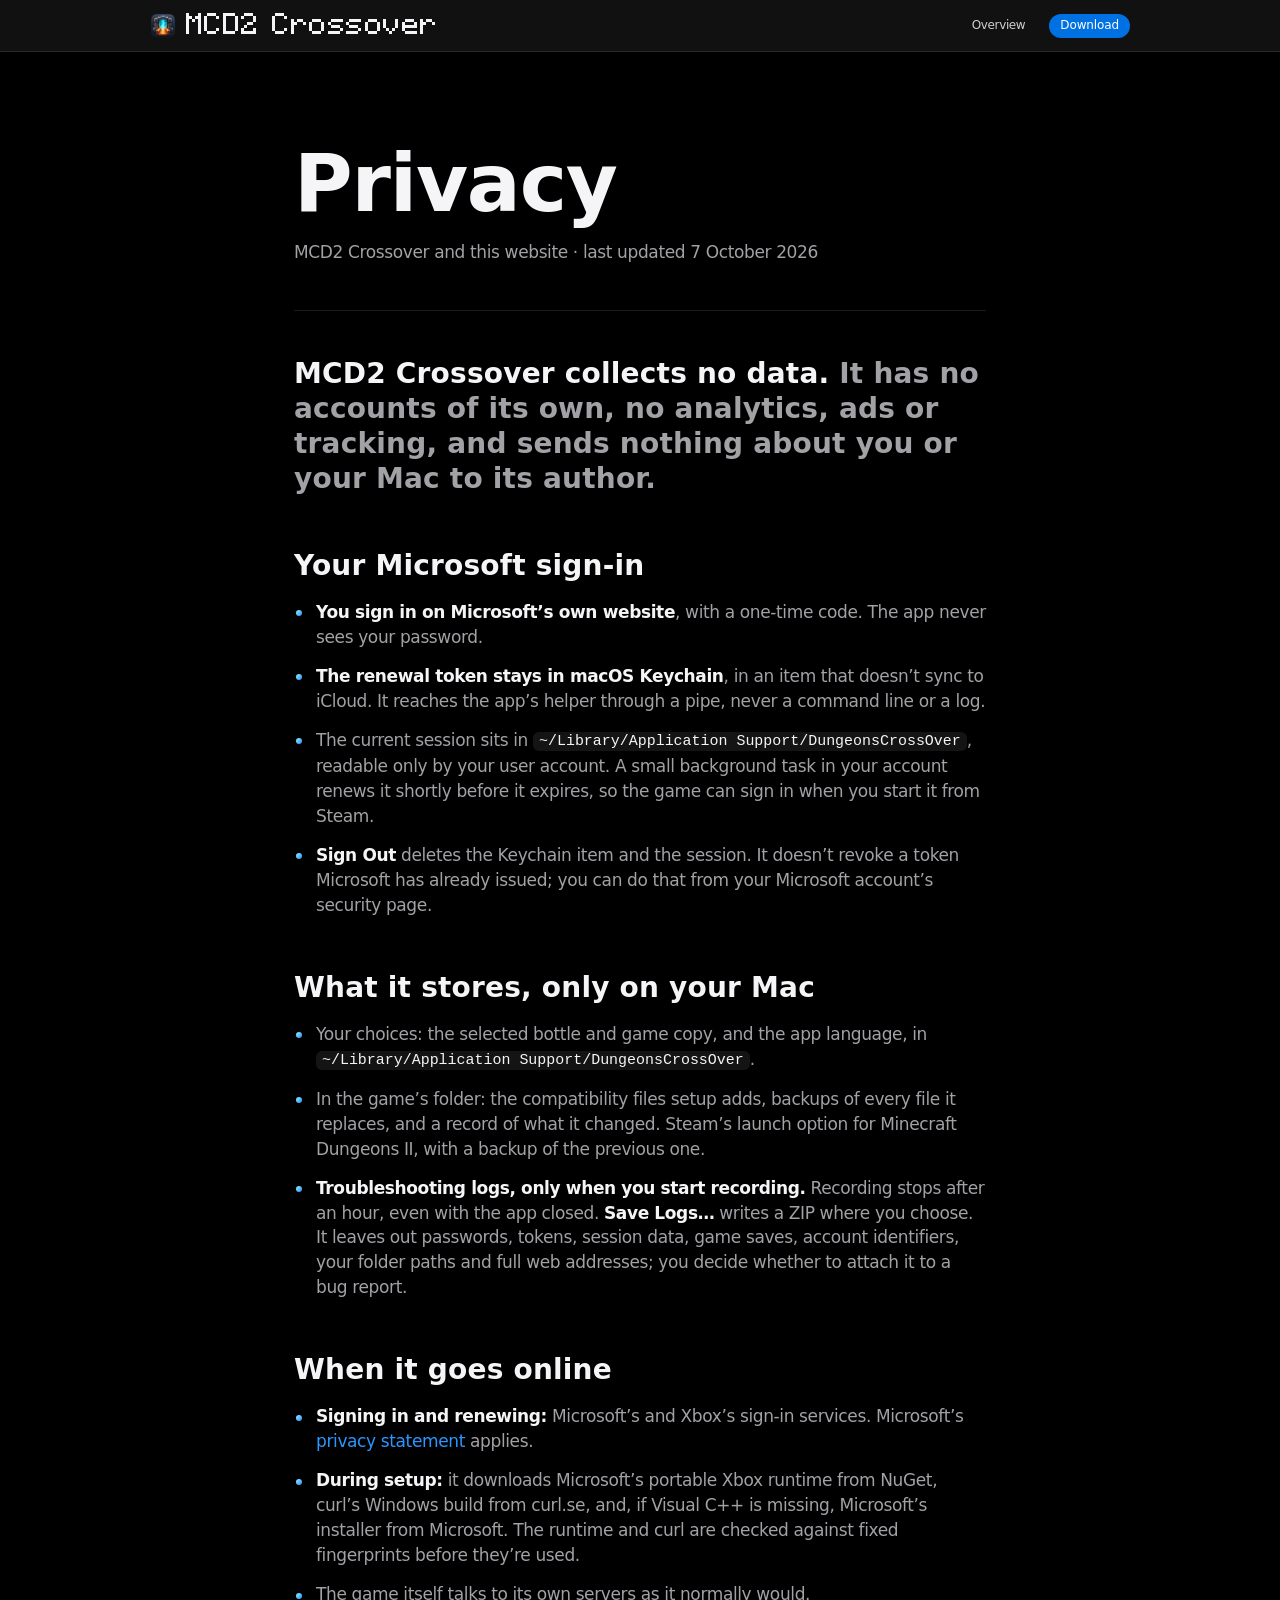
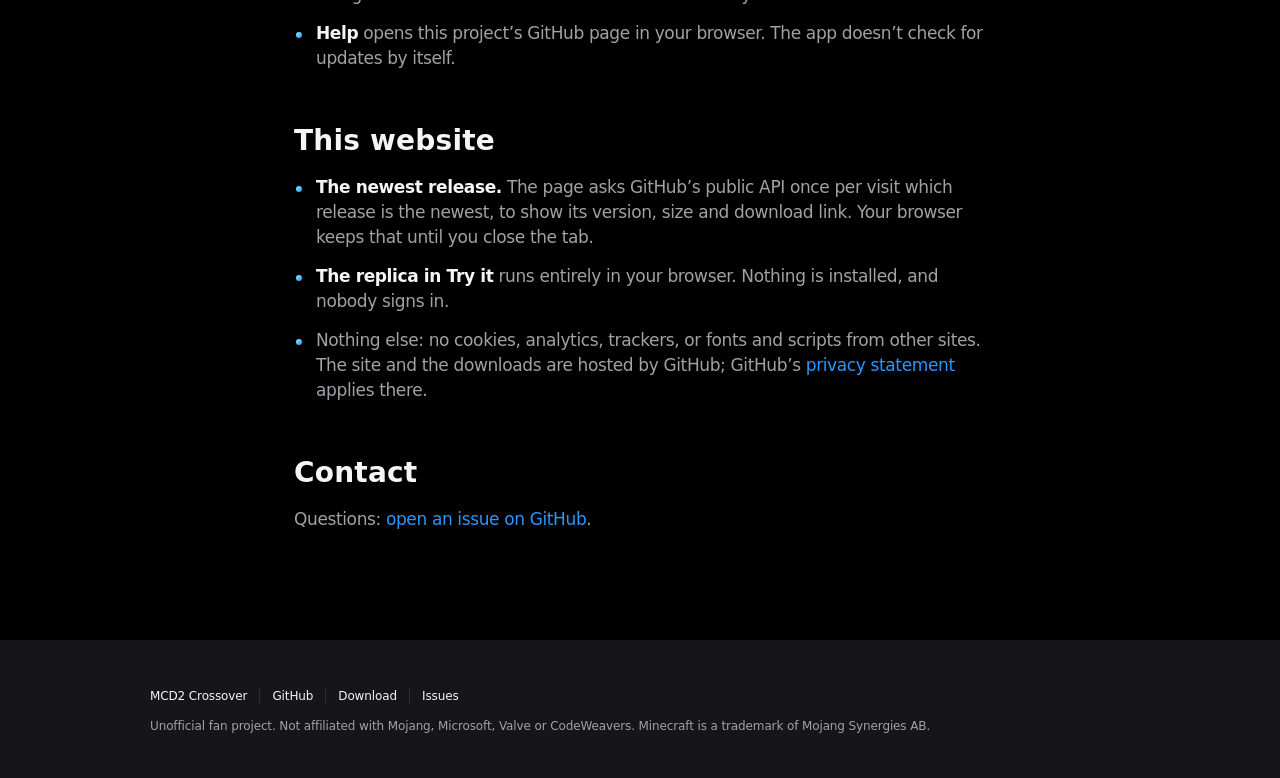
<file: privacy.html>
<!doctype html>
<html lang="en">
<head>
<meta charset="utf-8">
<meta name="viewport" content="width=device-width, initial-scale=1, viewport-fit=cover">
<title>Privacy – MCD2 Crossover</title>
<meta name="description" content="MCD2 Crossover collects no data: what it stores on your Mac, where your Microsoft sign-in is kept, and when it goes online.">
<link rel="canonical" href="https://wanzho.github.io/mcd2-crossover/privacy.html">
<link rel="icon" type="image/png" href="favicon.png">
<link rel="apple-touch-icon" href="icon-192.png">
<meta name="theme-color" content="#000000">
<meta name="color-scheme" content="dark">
<link rel="stylesheet" href="style.css">
<style>
  .legal-page { padding: calc(var(--nav-h) + clamp(56px, 10vh, 110px)) 0 clamp(80px, 12vh, 140px); }
  .legal-page .container { width: min(692px, 100% - 2 * var(--gutter)); }
  .legal-head { padding-bottom: clamp(32px, 5vh, 48px); border-bottom: 1px solid var(--hairline); }
  .legal-head h1 { font-size: clamp(48px, 7vw, 80px); line-height: 1.05; font-weight: 600; letter-spacing: -.015em; }
  .legal-head .updated { margin-top: 14px; font-size: 17px; color: var(--text-2); }
  .legal-lead { margin-top: clamp(32px, 5vh, 48px); font-size: clamp(21px, 2.2vw, 28px); line-height: 1.25; font-weight: 600; letter-spacing: .007em; color: var(--text-2); }
  .legal-lead strong { color: var(--text); }
  .legal-page h2 { margin-top: clamp(44px, 6vh, 64px); font-size: 28px; line-height: 1.14; font-weight: 600; letter-spacing: .007em; }
  .legal-page ul { margin-top: 18px; display: grid; gap: 14px; }
  .legal-page li { position: relative; padding-left: 22px; color: var(--text-2); }
  .legal-page li::before { content: ""; position: absolute; left: 2px; top: .62em; width: 6px; height: 6px; border-radius: 50%; background: linear-gradient(135deg, #8af6ff, #2b8cff); }
  .legal-page li strong { color: var(--text); }
  .legal-page p.body { margin-top: 18px; color: var(--text-2); }
  .legal-page code { white-space: normal; overflow-wrap: anywhere; }
  .ln-back { font-size: 12px; color: rgba(255, 255, 255, .8); }
  .ln-back:hover { color: #fff; text-decoration: none; }
</style>
</head>
<body>

<a class="skip" href="#main">Skip to content</a>

<nav class="localnav is-scrolled" aria-label="MCD2 Crossover">
  <div class="ln-inner">
    <a class="ln-brand" href="./"><img src="favicon.png" alt="" width="26" height="26"><span>MCD2 Crossover</span></a>
    <a class="ln-back" href="./">Overview</a>
    <a class="ln-cta" href="https://github.com/Wanzho/mcd2-crossover/releases/latest">Download</a>
  </div>
</nav>

<main id="main" class="legal-page">
  <div class="container">
    <header class="legal-head">
      <h1>Privacy</h1>
      <p class="updated">MCD2 Crossover and this website · last updated 7 October 2026</p>
    </header>

    <p class="legal-lead"><strong>MCD2 Crossover collects no data.</strong> It has no accounts of its own, no analytics, ads or tracking, and sends nothing about you or your Mac to its author.</p>

    <h2>Your Microsoft sign&#8209;in</h2>
    <ul>
      <li><strong>You sign in on Microsoft’s own website</strong>, with a one&#8209;time code. The app never sees your password.</li>
      <li><strong>The renewal token stays in macOS Keychain</strong>, in an item that doesn’t sync to iCloud. It reaches the app’s helper through a pipe, never a command line or a log.</li>
      <li>The current session sits in <code>~/Library/Application Support/DungeonsCrossOver</code>, readable only by your user account. A small background task in your account renews it shortly before it expires, so the game can sign in when you start it from Steam.</li>
      <li><strong>Sign Out</strong> deletes the Keychain item and the session. It doesn’t revoke a token Microsoft has already issued; you can do that from your Microsoft account’s security page.</li>
    </ul>

    <h2>What it stores, only on your Mac</h2>
    <ul>
      <li>Your choices: the selected bottle and game copy, and the app language, in <code>~/Library/Application Support/DungeonsCrossOver</code>.</li>
      <li>In the game’s folder: the compatibility files setup adds, backups of every file it replaces, and a record of what it changed. Steam’s launch option for Minecraft Dungeons&nbsp;II, with a backup of the previous one.</li>
      <li><strong>Troubleshooting logs, only when you start recording.</strong> Recording stops after an hour, even with the app closed. <strong>Save Logs…</strong> writes a ZIP where you choose. It leaves out passwords, tokens, session data, game saves, account identifiers, your folder paths and full web addresses; you decide whether to attach it to a bug report.</li>
    </ul>

    <h2>When it goes online</h2>
    <ul>
      <li><strong>Signing in and renewing:</strong> Microsoft’s and Xbox’s sign&#8209;in services. Microsoft’s <a href="https://privacy.microsoft.com/privacystatement">privacy statement</a> applies.</li>
      <li><strong>During setup:</strong> it downloads Microsoft’s portable Xbox runtime from NuGet, curl’s Windows build from curl.se, and, if Visual&nbsp;C++ is missing, Microsoft’s installer from Microsoft. The runtime and curl are checked against fixed fingerprints before they’re used.</li>
      <li>The game itself talks to its own servers as it normally would.</li>
      <li><strong>Help</strong> opens this project’s GitHub page in your browser. The app doesn’t check for updates by itself.</li>
    </ul>

    <h2>This website</h2>
    <ul>
      <li><strong>The newest release.</strong> The page asks GitHub’s public API once per visit which release is the newest, to show its version, size and download link. Your browser keeps that until you close the tab.</li>
      <li><strong>The replica in Try it</strong> runs entirely in your browser. Nothing is installed, and nobody signs in.</li>
      <li>Nothing else: no cookies, analytics, trackers, or fonts and scripts from other sites. The site and the downloads are hosted by GitHub; GitHub’s <a href="https://docs.github.com/en/site-policy/privacy-policies/github-general-privacy-statement">privacy statement</a> applies there.</li>
    </ul>

    <h2>Contact</h2>
    <p class="body">Questions: <a href="https://github.com/Wanzho/mcd2-crossover/issues">open an issue on GitHub</a>.</p>
  </div>
</main>

<footer class="footer">
  <div class="container">
    <nav class="footer-links" aria-label="Links">
      <a href="./">MCD2 Crossover</a>
      <a href="https://github.com/Wanzho/mcd2-crossover">GitHub</a>
      <a href="https://github.com/Wanzho/mcd2-crossover/releases/latest">Download</a>
      <a href="https://github.com/Wanzho/mcd2-crossover/issues">Issues</a>
    </nav>
    <p class="legal">Unofficial fan project. Not affiliated with Mojang, Microsoft, Valve or CodeWeavers. Minecraft is a trademark of Mojang Synergies&nbsp;AB.</p>
  </div>
</footer>

</body>
</html>
</file>
<file: style.css>
/* MCD2 Crossover site — shared styles for index.html and privacy.html.
   The base (nav, type, reveals, carousel, install, specs, FAQ, footer) matches wasdmod's site;
   the palette is the app icon's portal cyan with an ember accent from its bricks. */

/* "Mojang" by b.tenthousand (CC0). Small brand accents only. */
@font-face { font-family: "Pixel"; src: url("pixel.ttf") format("truetype"); font-display: swap; }

:root {
  color-scheme: dark;
  --bg: #000;
  --surface: #101012;
  --surface-2: #161618;
  --surface-3: #1d1d1f;
  --hairline: rgba(255, 255, 255, .1);
  --text: #f5f5f7;
  --text-2: #a1a1a6;
  --text-3: #6e6e73;
  --link: #2997ff;
  --blue: #0071e3;
  --c1: #8af6ff;
  --c2: #2fd3ff;
  --c3: #2b8cff;
  --c4: #7b6bff;
  --ember: #ff9a3d;
  --ember-2: #e8692c;
  --err: #ff5a5f;
  --ok: #5ee6a0;
  --grad: linear-gradient(90deg, #8af6ff, #2fd3ff 35%, #2b8cff 70%, #7b6bff);
  /* key categories, same as the app's editor */
  --move: #5bb5e0;
  --action: #f19a2e;
  --menu: #6cc27f;
  --mod: #a68cf0;
  /* controller face buttons */
  --pad-a: #5cbf5c;
  --pad-b: #e0584f;
  --pad-x: #4f8fe0;
  --pad-y: #e8b83a;
  --font: -apple-system, BlinkMacSystemFont, "SF Pro Display", "SF Pro Text", "Segoe UI Variable Display", "Segoe UI", system-ui, Roboto, "Helvetica Neue", Arial, sans-serif;
  --mono: ui-monospace, "SF Mono", "Cascadia Mono", Consolas, Menlo, monospace;
  --pixel: "Pixel", ui-monospace, monospace;
  --radius-l: 28px;
  --radius-m: 18px;
  --radius-s: 12px;
}

/* ------------------------------------------------------------------ */
/* Page-level tokens (not shared with the app replica)                 */
/* ------------------------------------------------------------------ */
:root {
  --nav-h: 52px;
  --gutter: 22px;
  --ease: cubic-bezier(.22, .8, .24, 1);
  --ease-io: cubic-bezier(.65, 0, .35, 1);
  --w-text: 980px;
  --w-wide: 1200px;
}
@media (max-width: 734px) { :root { --nav-h: 48px; --gutter: 20px; } }

/* ------------------------------------------------------------------ */
/* Base                                                                */
/* ------------------------------------------------------------------ */
*, *::before, *::after { box-sizing: border-box; }
html {
  background: var(--bg);
  color: var(--text);
  -webkit-text-size-adjust: 100%;
  text-size-adjust: 100%;
  scroll-padding-top: calc(var(--nav-h) + 12px);
}
@media (prefers-reduced-motion: no-preference) { html { scroll-behavior: smooth; } }
body {
  margin: 0;
  min-height: 100vh;
  background: var(--bg);
  color: var(--text);
  font: 400 17px/1.47 var(--font);
  letter-spacing: -.022em;
  -webkit-font-smoothing: antialiased;
  -moz-osx-font-smoothing: grayscale;
  font-synthesis-weight: none;
  text-rendering: optimizeLegibility;
}
main { display: block; overflow-x: clip; }
img, svg, video, canvas { max-width: 100%; }
img { height: auto; }
h1, h2, h3, h4, p, ol, ul, dl, dd, figure { margin: 0; }
ul, ol { padding: 0; list-style: none; }
a { color: var(--link); text-decoration: none; }
a:hover { text-decoration: underline; }
strong, b { font-weight: 600; }
button { font: inherit; color: inherit; letter-spacing: inherit; }
sup { font-size: .6em; line-height: 0; vertical-align: .9em; margin-left: .1em; }
sup a { color: inherit; }
.final-sub sup, .hero-sub sup { font-size: .45em; vertical-align: 1.1em; }
code { font-family: var(--mono); font-size: .88em; letter-spacing: 0; padding: .1em .4em; border-radius: 6px; background: rgba(255, 255, 255, .08); color: var(--text); white-space: nowrap; }
kbd {
  display: inline-grid;
  place-items: center;
  min-width: 1.9em;
  height: 1.9em;
  padding: 0 .45em;
  margin: 0 .12em;
  border-radius: .45em;
  font: 600 .74em/1 var(--font);
  letter-spacing: 0;
  color: var(--text);
  background: linear-gradient(#2c2c30, #1f1f22);
  box-shadow: inset 0 1px 0 rgba(255, 255, 255, .14), inset 0 -2px 0 rgba(0, 0, 0, .55), 0 1px 0 rgba(0, 0, 0, .6);
  vertical-align: .08em;
  transition: transform .12s var(--ease), background-color .12s, color .12s, box-shadow .12s;
}
kbd.wide { min-width: 4.2em; }
::selection { background: rgba(47, 211, 255, .4); color: #fff; }
:focus-visible { outline: 3px solid rgba(41, 151, 255, .9); outline-offset: 3px; border-radius: 6px; }
[hidden] { display: none !important; }
.nowrap { white-space: nowrap; }
.sr { position: absolute !important; width: 1px; height: 1px; margin: -1px; padding: 0; overflow: hidden; clip: rect(0 0 0 0); clip-path: inset(50%); white-space: nowrap; border: 0; }

.skip {
  position: fixed;
  top: 10px;
  left: 50%;
  z-index: 1000;
  padding: 10px 18px;
  border-radius: 980px;
  background: var(--blue);
  color: #fff;
  font-size: 14px;
  transform: translate(-50%, -160%);
  transition: transform .25s var(--ease);
}
.skip:focus { transform: translate(-50%, 0); text-decoration: none; }

.container { width: min(var(--w-text), 100% - 2 * var(--gutter)); margin-inline: auto; }
.container-wide { width: min(var(--w-wide), 100% - 2 * var(--gutter)); margin-inline: auto; }

/* ------------------------------------------------------------------ */
/* Type                                                                */
/* ------------------------------------------------------------------ */
.eyebrow {
  font-size: 24px;
  line-height: 1.17;
  font-weight: 600;
  letter-spacing: .009em;
  color: var(--text-2);
  margin-bottom: 14px;
}
.headline {
  font-size: clamp(40px, 5.4vw, 80px);
  line-height: 1.05;
  font-weight: 600;
  letter-spacing: -.015em;
  text-wrap: balance;
}
.lede {
  font-size: 21px;
  line-height: 1.381;
  font-weight: 600;
  letter-spacing: .011em;
  color: var(--text-2);
  max-width: 34em;
  text-wrap: pretty;
}
.lede strong { color: var(--text); }
.section-head { text-align: center; }
.section-head .lede { margin: 26px auto 0; }
.grad-text {
  background: var(--grad);
  -webkit-background-clip: text;
  background-clip: text;
  color: transparent;
  -webkit-box-decoration-break: clone;
  box-decoration-break: clone;
}
.section-fine { margin-top: 40px; text-align: center; font-size: 17px; color: var(--text-2); }

@media (max-width: 1068px) {
  .eyebrow { font-size: 21px; }
  .lede { font-size: 19px; line-height: 1.42; }
}
@media (max-width: 734px) {
  .eyebrow { font-size: 19px; margin-bottom: 10px; }
  .lede { font-size: 17px; line-height: 1.47; letter-spacing: -.01em; }
  .section-head .lede { margin-top: 18px; }
}

/* ------------------------------------------------------------------ */
/* Buttons and links                                                   */
/* ------------------------------------------------------------------ */
.btn {
  display: inline-flex;
  align-items: center;
  justify-content: center;
  gap: 8px;
  min-height: 44px;
  padding: 11px 22px;
  border-radius: 980px;
  border: 0;
  font-size: 17px;
  line-height: 1.18;
  font-weight: 400;
  letter-spacing: -.022em;
  white-space: nowrap;
  cursor: pointer;
  transition: background-color .2s, transform .2s var(--ease), box-shadow .3s;
}
.btn:hover { text-decoration: none; }
.btn:active { transform: scale(.97); }
.btn-primary { background: var(--blue); color: #fff; }
.btn-primary:hover { background: #0077ed; }
.btn-primary:focus-visible { outline: 3px solid rgba(41, 151, 255, .7); outline-offset: 3px; border-radius: 980px; }

.link-chev {
  display: inline-flex;
  align-items: center;
  gap: .18em;
  color: var(--link);
  font-size: 17px;
  white-space: nowrap;
}
.link-chev::after {
  content: "";
  width: .5em;
  height: .82em;
  background: currentColor;
  -webkit-mask: url("data:image/svg+xml,%3Csvg xmlns='http://www.w3.org/2000/svg' viewBox='0 0 8 14'%3E%3Cpath d='M1.4 1.2 6.6 7l-5.2 5.8' fill='none' stroke='%23000' stroke-width='1.6' stroke-linecap='round' stroke-linejoin='round'/%3E%3C/svg%3E") center / contain no-repeat;
  mask: url("data:image/svg+xml,%3Csvg xmlns='http://www.w3.org/2000/svg' viewBox='0 0 8 14'%3E%3Cpath d='M1.4 1.2 6.6 7l-5.2 5.8' fill='none' stroke='%23000' stroke-width='1.6' stroke-linecap='round' stroke-linejoin='round'/%3E%3C/svg%3E") center / contain no-repeat;
  transform: translateY(.04em);
}
.cta-row { display: flex; flex-wrap: wrap; align-items: center; justify-content: center; gap: 14px 30px; }

/* ------------------------------------------------------------------ */
/* Local nav                                                           */
/* ------------------------------------------------------------------ */
.localnav {
  position: fixed;
  inset: 0 0 auto 0;
  z-index: 100;
  height: var(--nav-h);
  color: var(--text);
}
.localnav::before {
  content: "";
  position: absolute;
  inset: 0;
  z-index: -1;
  background: rgba(0, 0, 0, .72);
  -webkit-backdrop-filter: saturate(180%) blur(20px);
  backdrop-filter: saturate(180%) blur(20px);
  box-shadow: inset 0 -1px 0 transparent;
  transition: background-color .5s, box-shadow .5s;
}
.localnav.is-scrolled::before { background: rgba(22, 22, 23, .8); box-shadow: inset 0 -1px 0 var(--hairline); }
.ln-inner {
  position: relative;
  display: flex;
  align-items: center;
  gap: 24px;
  height: 100%;
  width: min(var(--w-text), 100% - 2 * var(--gutter));
  margin-inline: auto;
}
.ln-brand {
  display: inline-flex;
  align-items: center;
  gap: 10px;
  margin-right: auto;
  color: var(--text);
  font: 400 24px/1 var(--pixel);
  letter-spacing: .02em;
  white-space: nowrap;
}
.ln-brand span { transform: translateY(-1px); }
.ln-brand:hover { text-decoration: none; }
.ln-brand img { width: 26px; height: 26px; }
.ln-links { display: flex; align-items: center; gap: 24px; }
.ln-links a {
  display: block;
  padding: 4px 0;
  font-size: 12px;
  line-height: 1.33;
  letter-spacing: -.01em;
  color: rgba(255, 255, 255, .8);
  transition: color .2s;
}
.ln-links a:hover { color: #fff; text-decoration: none; }
.ln-links a[aria-current="true"] { color: #fff; }
.ln-cta {
  display: inline-flex;
  align-items: center;
  min-height: 24px;
  padding: 4px 11px;
  border-radius: 980px;
  background: var(--blue);
  color: #fff;
  font-size: 12px;
  line-height: 1.33;
  letter-spacing: -.01em;
  white-space: nowrap;
  transition: background-color .2s;
}
.ln-cta:hover { background: #0077ed; text-decoration: none; }
.ln-toggle {
  display: none;
  width: 32px;
  height: 32px;
  margin-right: -8px;
  padding: 0;
  border: 0;
  border-radius: 50%;
  background: none;
  color: rgba(255, 255, 255, .8);
  cursor: pointer;
}
.ln-toggle svg { display: block; margin: auto; transition: transform .35s var(--ease); }
.ln-toggle[aria-expanded="true"] svg { transform: rotate(180deg); }

@media (max-width: 734px) {
  .ln-inner { gap: 10px; }
  .ln-brand { gap: 8px; font-size: 17px; }
  .ln-brand img { width: 22px; height: 22px; }
  .ln-toggle { display: block; order: 2; }
  .ln-cta { order: 3; }
  .ln-menu {
    position: absolute;
    top: 100%;
    left: calc(-1 * var(--gutter));
    right: calc(-1 * var(--gutter));
    padding: 4px var(--gutter) 22px;
    background: rgba(22, 22, 23, .92);
    -webkit-backdrop-filter: saturate(180%) blur(20px);
    backdrop-filter: saturate(180%) blur(20px);
    box-shadow: 0 1px 0 var(--hairline);
    visibility: hidden;
    opacity: 0;
    transform: translateY(-8px);
    transition: opacity .3s var(--ease), transform .3s var(--ease), visibility 0s .3s;
  }
  .localnav.is-open .ln-menu { visibility: visible; opacity: 1; transform: none; transition: opacity .3s var(--ease), transform .3s var(--ease); }
  .localnav.is-open::before { background: rgba(22, 22, 23, .92); }
  .ln-links { flex-direction: column; align-items: stretch; gap: 0; }
  .ln-links li + li { border-top: 1px solid var(--hairline); }
  .ln-links a { padding: 13px 0; font-size: 17px; color: var(--text); }
}

/* ------------------------------------------------------------------ */
/* Hero: the words first, then the portal                              */
/* ------------------------------------------------------------------ */
.hero { position: relative; background: #000; }

/* first screen: only the words, centred */
.hero-intro {
  position: relative;
  display: flex;
  align-items: center;
  justify-content: center;
  min-height: 100vh;
  min-height: 100svh;
  padding: calc(var(--nav-h) + 40px) 0 clamp(72px, 15vh, 170px);
  isolation: isolate;
}
.hero-atmos {
  /* runs 60vh past the first screen and fades out well before its own edges, so there's no seam */
  position: absolute;
  z-index: -1;
  top: 0;
  left: 0;
  right: 0;
  bottom: -60vh;
  pointer-events: none;
  background:
    radial-gradient(60% 34% at 50% 64%, rgba(47, 211, 255, .15), rgba(43, 140, 255, .05) 52%, transparent 74%),
    radial-gradient(40% 22% at 50% 92%, rgba(255, 154, 61, .07), transparent 72%),
    radial-gradient(42% 26% at 84% 4%, rgba(123, 107, 255, .09), transparent 72%);
}
.hero-copy { position: relative; width: min(1120px, 100% - 2 * var(--gutter)); text-align: center; }
.hero-eyebrow {
  display: inline-flex;
  flex-wrap: wrap;
  justify-content: center;
  align-items: center;
  gap: 4px 10px;
  margin-bottom: clamp(10px, 1.6vh, 18px);
  font-size: clamp(19px, 1.7vw, 24px);
  line-height: 1.2;
  font-weight: 600;
  letter-spacing: .009em;
  color: var(--text);
}
.hero-eyebrow img { width: 1.2em; height: 1.2em; border-radius: .26em; }
.hero-eyebrow span { color: var(--text-2); font-weight: 600; }
.hero h1 {
  font-size: clamp(44px, min(7.4vw, 11.8vh), 104px);
  line-height: 1.04;
  font-weight: 600;
  letter-spacing: -.02em;
  text-wrap: balance;
}
.hero-sub {
  max-width: 31em;
  margin: clamp(12px, 2vh, 22px) auto 0;
  font-size: clamp(19px, min(1.8vw, 3vh), 27px);
  line-height: 1.24;
  font-weight: 600;
  letter-spacing: .004em;
  color: var(--text-2);
  text-wrap: balance;
}
.hero-sub-lead { color: var(--text); }
.hero .cta-row { margin-top: clamp(20px, 3.4vh, 34px); }
.hero-links { display: flex; flex-wrap: wrap; justify-content: center; align-items: center; gap: 8px 28px; margin-top: 18px; }
.hero-links .hero-gh { font-size: 15px; }
.hero-fine { margin-top: 16px; font-size: 14px; line-height: 1.43; letter-spacing: -.016em; color: var(--text-2); }

/* intro words rise once on load (transform only, so the first paint is never blank) */
.motion .hero-copy > * { animation: rise 1.1s var(--ease) both; }
.motion .hero-copy > :nth-child(2) { animation-delay: .08s; }
.motion .hero-copy > :nth-child(3) { animation-delay: .16s; }
.motion .hero-copy > :nth-child(4) { animation-delay: .24s; }
.motion .hero-copy > :nth-child(5) { animation-delay: .3s; }
.motion .hero-copy > :nth-child(6) { animation-delay: .36s; }
@keyframes rise { from { transform: translateY(26px); } to { transform: none; } }

/* ------------------------------------------------------------------ */
/* The show: errors float around a dark portal. It lights up and takes */
/* three of them on its own, then the visitor clicks the rest in and   */
/* presses Play. Timer-based (site.js), never tied to the scroll.      */
/* ------------------------------------------------------------------ */
.show { position: relative; isolation: isolate; text-align: center; }
.show-pin { position: relative; padding: clamp(24px, 5vh, 64px) 0 clamp(100px, 14vh, 170px); }
.show-pin::before {
  /* the glow fades to nothing at the block's edges, so it never shows a seam */
  content: "";
  position: absolute;
  z-index: -1;
  inset: 0;
  pointer-events: none;
  background:
    radial-gradient(closest-side at 50% 52%, rgba(47, 211, 255, .12), rgba(43, 140, 255, .04) 55%, transparent),
    radial-gradient(closest-side at 50% 78%, rgba(255, 154, 61, .06), transparent);
}
/* pinned: the block holds still for a few scrolls while the demo plays (on a timer, not the scroll) */
@media (min-height: 520px) {
  .motion .show { height: 240vh; }
  .motion .show-pin {
    position: sticky;
    top: 0;
    display: flex;
    flex-direction: column;
    justify-content: center;
    height: 100vh;
    height: 100svh;
    padding: var(--nav-h) 0 clamp(12px, 3vh, 40px);
  }
}
.show-title {
  width: min(1100px, 100% - 2 * var(--gutter));
  margin: 0 auto;
  font-size: clamp(40px, min(5.6vw, 9vh), 80px);
  line-height: 1.05;
  font-weight: 600;
  letter-spacing: -.018em;
  text-wrap: balance;
}
.show-stage {
  /* the portal is drawn in em, so it all scales with this font size */
  position: relative;
  width: 74em;
  max-width: calc(100% - 2 * var(--gutter));
  height: 31em;
  margin: clamp(12px, 3vh, 36px) auto 0;
  font-size: clamp(6px, min(1vw, 1.5vh), 17px);
  font-size: clamp(6px, min(1vw, 1.5svh), 17px);
  text-align: left;
}

/* --- the portal: 34em × 30em, drawn with plain boxes ---------------- */
.portal { position: absolute; left: 50%; top: 0; width: 34em; height: 30em; margin-left: -17em; pointer-events: none; }
.portal > i, .portal > div { position: absolute; display: block; }
.pt-glow {
  left: -22em; top: -14em;
  width: 78em; height: 56em;
  border-radius: 50%;
  background: radial-gradient(closest-side, rgba(90, 230, 255, .42), rgba(43, 140, 255, .16) 42%, rgba(123, 107, 255, .05) 66%, transparent);
  opacity: 0;
  transform: scale(.7);
  transition: opacity 1.2s var(--ease), transform 1.6s var(--ease);
}
.pt-floor {
  left: 1em; top: 25em;
  width: 32em; height: 5.4em;
  clip-path: polygon(17% 0, 83% 0, 100% 100%, 0 100%);
  background:
    linear-gradient(rgba(0, 0, 0, .38) .16em, transparent .16em) 0 0 / 100% 1.35em,
    repeating-linear-gradient(90deg, transparent 0 3.3em, rgba(0, 0, 0, .3) 3.3em 3.46em),
    linear-gradient(#d98a43, #b8622a 60%, #8a4519);
  box-shadow: 0 1em 2em rgba(0, 0, 0, .6);
}
.pt-floor::after {
  /* the portal's light on the bricks */
  content: "";
  position: absolute;
  inset: 0;
  background: radial-gradient(42% 120% at 50% 0%, rgba(140, 240, 255, .55), transparent 72%);
  opacity: 0;
  transition: opacity 1s var(--ease);
}
.pt-void {
  left: 8em; top: 5em;
  width: 18em; height: 20.2em;
  overflow: hidden;
  border-radius: .2em;
  background: radial-gradient(64% 58% at 50% 56%, #e6feff 0%, #7ff2ff 20%, #22c2f7 46%, #0b6cc6 74%, #062c62 100%);
  box-shadow: inset 0 0 2.4em rgba(0, 18, 50, .8);
  filter: saturate(.15) brightness(.22);
  transition: filter 1s var(--ease);
}
.pt-shine {
  position: absolute;
  inset: -40% 0;
  background: repeating-linear-gradient(0deg, transparent 0 1.1em, rgba(220, 255, 255, .16) 1.1em 1.5em, transparent 1.5em 2.9em);
  -webkit-mask: linear-gradient(90deg, transparent, #000 25%, #000 75%, transparent);
  mask: linear-gradient(90deg, transparent, #000 25%, #000 75%, transparent);
  animation: pt-rise 2.6s linear infinite;
}
@keyframes pt-rise { to { transform: translateY(-2.9em); } }
/* rising pixel motes: two layers of squares drawn as box-shadows */
.pt-motes, .pt-motes::before, .pt-motes::after { position: absolute; display: block; }
.pt-motes { inset: 0; }
.pt-motes::before, .pt-motes::after {
  content: "";
  left: 0; top: 100%;
  width: .62em; height: .62em;
  background: #f2ffff;
  box-shadow:
    2.2em -3em 0 #bffaff, 5.6em -7.4em 0 #e8ffff, 9.4em -2.2em 0 #8ff3ff, 13.8em -5.6em 0 #d6fdff,
    16.2em -9.8em 0 #a9f7ff, 3.4em -11.6em 0 #f2ffff, 7.8em -14.2em 0 #9ff4ff, 11.6em -12.4em 0 #e8ffff,
    15em -16.8em 0 #bffaff, 1.4em -18.4em 0 #9ff4ff, 6.4em -20.6em 0 #d6fdff, 12.8em -19.6em 0 #f2ffff;
  opacity: 0;
  animation: pt-motes 3.6s linear infinite;
}
.pt-motes::after { left: .9em; animation-delay: -1.8s; transform-origin: 0 0; }
@keyframes pt-motes {
  0% { transform: translateY(2em); opacity: 0; }
  15% { opacity: .9; }
  80% { opacity: .7; }
  100% { transform: translateY(-9em); opacity: 0; }
}

/* stone blocks: bevelled, a little rough, lit cyan on the side facing the portal */
.pt-stone {
  border-radius: .32em;
  background:
    linear-gradient(115deg, transparent 58%, rgba(0, 0, 0, .16) 58% 61%, transparent 61%),
    radial-gradient(.5em .5em at 30% 70%, rgba(0, 0, 0, .22) 98%, transparent),
    linear-gradient(160deg, #80838e, #5d6069 46%, #44464f);
  box-shadow:
    inset .32em .32em 0 rgba(255, 255, 255, .12),
    inset -.36em -.36em 0 rgba(0, 0, 0, .34),
    0 .3em .9em rgba(0, 0, 0, .55);
  outline: .1em solid rgba(16, 16, 20, .85);
  transition: box-shadow 1s var(--ease);
}
.s-l1 { left: 2em; top: 5em; width: 6em; height: 5.2em; }
.s-l2 { left: 2.4em; top: 10.2em; width: 5.6em; height: 5em; }
.s-l3 { left: 2em; top: 15.2em; width: 6em; height: 5em; }
.s-l4 { left: 1.2em; top: 20.2em; width: 7.2em; height: 5.4em; }
.s-r1 { left: 26em; top: 5em; width: 6em; height: 5.2em; }
.s-r2 { left: 26em; top: 10.2em; width: 5.6em; height: 5em; }
.s-r3 { left: 26em; top: 15.2em; width: 6em; height: 5em; }
.s-r4 { left: 25.6em; top: 20.2em; width: 7.2em; height: 5.4em; }
.s-t1 { left: 0; top: 0; width: 7em; height: 5.2em; }
.s-t2 { left: 7em; top: .2em; width: 6.4em; height: 4.8em; }
.s-key { left: 13.4em; top: -1em; width: 7.2em; height: 6.4em; z-index: 1; }
.s-t3 { left: 20.6em; top: .2em; width: 6.4em; height: 4.8em; }
.s-t4 { left: 27em; top: 0; width: 7em; height: 5.2em; }
.pt-flash {
  left: -30em; top: -20em;
  width: 94em; height: 70em;
  border-radius: 50%;
  background: radial-gradient(closest-side, rgba(235, 255, 255, .95), rgba(120, 240, 255, .55) 30%, rgba(43, 140, 255, .18) 58%, transparent);
  opacity: 0;
  transform: scale(.2);
}
.pt-burst { left: 17em; top: 15em; width: 0; height: 0; }
.pt-burst i { position: absolute; left: -.35em; top: -.35em; width: .7em; height: .7em; background: #dffcff; box-shadow: 0 0 .8em rgba(110, 240, 255, .9); }

/* lit */
.show.is-lit .pt-void { filter: none; animation: pt-flicker .9s steps(2, jump-none) 1; }
@keyframes pt-flicker { 0% { filter: saturate(.15) brightness(.22); } 30% { filter: brightness(1.4); } 45% { filter: saturate(.4) brightness(.5); } 100% { filter: none; } }
.show.is-lit .pt-glow { opacity: .85; transform: none; }
.show.is-lit .pt-floor::after { opacity: 1; }
.show.is-lit .s-l1, .show.is-lit .s-l2, .show.is-lit .s-l3, .show.is-lit .s-l4 {
  box-shadow: inset .32em .32em 0 rgba(255, 255, 255, .12), inset -.36em -.36em 0 rgba(0, 0, 0, .34), inset -.5em 0 .8em -.2em rgba(120, 240, 255, .55), 0 .3em .9em rgba(0, 0, 0, .55);
}
.show.is-lit .s-r1, .show.is-lit .s-r2, .show.is-lit .s-r3, .show.is-lit .s-r4 {
  box-shadow: inset .32em .32em 0 rgba(255, 255, 255, .12), inset -.36em -.36em 0 rgba(0, 0, 0, .34), inset .5em 0 .8em -.2em rgba(120, 240, 255, .55), 0 .3em .9em rgba(0, 0, 0, .55);
}
.show.is-lit .s-t2, .show.is-lit .s-key, .show.is-lit .s-t3 {
  box-shadow: inset .32em .32em 0 rgba(255, 255, 255, .12), inset -.36em -.36em 0 rgba(0, 0, 0, .34), inset 0 -.5em .8em -.2em rgba(120, 240, 255, .5), 0 .3em .9em rgba(0, 0, 0, .55);
}
.show.is-gulp .pt-void { animation: pt-gulp .5s var(--ease); }
@keyframes pt-gulp { 0% { filter: brightness(1); } 35% { filter: brightness(1.45) saturate(1.2); } 100% { filter: brightness(1); } }
/* every error is gone: the portal opens up */
.show.is-open .pt-glow { opacity: 1; transform: scale(1.12); }
.show.is-open .pt-void { filter: brightness(1.12) saturate(1.1); }

/* --- the errors ------------------------------------------------------ */
.err {
  position: absolute;
  z-index: 2;
  width: 22.5%;
  padding: 0;
  border: 0;
  background: none;
  color: var(--text);
  font: inherit;
  font-size: max(1em, 10px);
  letter-spacing: -.01em;
  text-align: left;
  cursor: pointer;
  -webkit-tap-highlight-color: transparent;
  touch-action: manipulation;
}
.err[data-err="0"] { left: 0; top: 4%; }
.err[data-err="1"] { left: 3.5%; top: 37%; --s: .94; }
.err[data-err="2"] { left: 1%; top: 69%; }
.err[data-err="3"] { left: 77.5%; top: 2%; }
.err[data-err="4"] { left: 74.5%; top: 36%; --s: .94; }
.err[data-err="5"] { left: 77%; top: 68%; }
.err-in {
  display: grid;
  grid-template-columns: auto minmax(0, 1fr);
  column-gap: .85em;
  align-items: center;
  padding: .95em 1.15em 1em .95em;
  border-radius: 1em;
  background: rgba(30, 30, 34, .84);
  -webkit-backdrop-filter: blur(.8em) saturate(1.4);
  backdrop-filter: blur(.8em) saturate(1.4);
  box-shadow: 0 0 0 .08em rgba(255, 255, 255, .11), 0 1.4em 3em -.6em rgba(0, 0, 0, .7), 0 0 2.6em -.4em rgba(255, 90, 95, .22);
  transform: scale(var(--s, 1));
  transition: box-shadow .25s, background-color .25s;
}
.motion .err-in { animation: bob 5.6s ease-in-out infinite; animation-delay: var(--d, 0s); }
@keyframes bob { 0%, 100% { translate: 0 0; rotate: -.6deg; } 50% { translate: 0 -.7em; rotate: .6deg; } }
.err-ic {
  grid-row: span 2;
  position: relative;
  width: 2.1em;
  height: 2.1em;
  border-radius: 50%;
  background: radial-gradient(circle at 35% 30%, #ff8a8d, var(--err) 60%, #c8343a);
  box-shadow: 0 0 1em rgba(255, 90, 95, .45);
}
.err-ic::before { content: "!"; position: absolute; inset: 0; display: grid; place-items: center; font: 800 1.3em/1 var(--font); color: #fff; }
.err-ic.warn { background: radial-gradient(circle at 35% 30%, #ffd08a, #ffa53d 60%, #d9761c); box-shadow: 0 0 1em rgba(255, 165, 61, .45); }
.err-t { font-size: 1.12em; line-height: 1.22; font-weight: 600; text-wrap: balance; }
.err-s { margin-top: .2em; font-size: .92em; line-height: 1.25; color: var(--text-2); }
.err-c { margin-top: .15em; font: 700 1.3em/1.1 var(--mono); letter-spacing: .02em; color: #ff7b7f; }
.err.is-gone { visibility: hidden; pointer-events: none; }
.show.is-prompt .err:hover .err-in, .err:focus-visible .err-in {
  background: rgba(40, 40, 46, .9);
  box-shadow: 0 0 0 .1em rgba(47, 211, 255, .75), 0 1.4em 3em -.6em rgba(0, 0, 0, .7), 0 0 2.6em -.2em rgba(47, 211, 255, .45);
}
.err:focus-visible { outline: none; }
/* until the visitor tries it, the ones left nudge toward the portal in turn */
.motion .show.is-prompt:not(.is-touched) .err:not(.is-gone) .err-in { animation: bob 5.6s ease-in-out infinite var(--d, 0s), nudge 3.4s var(--ease) infinite; }
.show.is-prompt:not(.is-touched) .err[data-err="4"] .err-in { animation-delay: var(--d, 0s), .35s; }
.show.is-prompt:not(.is-touched) .err[data-err="5"] .err-in { animation-delay: var(--d, 0s), .7s; }
@keyframes nudge {
  0%, 60%, 100% { box-shadow: 0 0 0 .08em rgba(255, 255, 255, .11), 0 1.4em 3em -.6em rgba(0, 0, 0, .7), 0 0 2.6em -.4em rgba(255, 90, 95, .22); }
  20% { box-shadow: 0 0 0 .1em rgba(47, 211, 255, .65), 0 1.4em 3em -.6em rgba(0, 0, 0, .7), 0 0 2.6em -.2em rgba(47, 211, 255, .4); }
}

/* --- Play, and the line Steam would show ------------------------------ */
.pt-play {
  position: absolute;
  z-index: 3;
  left: 50%;
  top: 52%;
  display: inline-flex;
  align-items: center;
  gap: .5em;
  padding: .62em 1.6em .62em 1.3em;
  border: 0;
  border-radius: 980px;
  font: 600 max(1.5em, 15px)/1.1 var(--font);
  letter-spacing: -.01em;
  color: #fff;
  background: linear-gradient(#2d9bff, #0a7cf0);
  box-shadow: 0 0 0 .06em rgba(255, 255, 255, .25) inset, 0 .5em 1.6em rgba(10, 124, 240, .55), 0 0 3em rgba(140, 240, 255, .6);
  cursor: pointer;
  opacity: 0;
  visibility: hidden;
  pointer-events: none;
  transform: translate(-50%, -50%) scale(.6);
  transition: opacity .5s var(--ease), transform .7s cubic-bezier(.2, 1.5, .35, 1), background-color .2s, visibility 0s .7s;
}
.pt-play svg { width: .9em; height: .9em; }
.pt-play:hover { background: linear-gradient(#45a7ff, #1787ff); }
.pt-play:active { transform: translate(-50%, -50%) scale(.95); }
.show.is-open .pt-play { opacity: 1; visibility: visible; pointer-events: auto; transform: translate(-50%, -50%); transition-delay: 0s; }
.show.is-played .pt-play { opacity: 0; visibility: hidden; pointer-events: none; transform: translate(-50%, -50%) scale(1.3); transition: opacity .4s, transform .4s, visibility 0s .4s; }
.motion .show.is-open:not(.is-played) .pt-play { animation: play-pulse 2.2s ease-in-out .8s infinite; }
@keyframes play-pulse { 0%, 100% { box-shadow: 0 0 0 .06em rgba(255, 255, 255, .25) inset, 0 .5em 1.6em rgba(10, 124, 240, .55), 0 0 3em rgba(140, 240, 255, .6); } 50% { box-shadow: 0 0 0 .06em rgba(255, 255, 255, .25) inset, 0 .5em 1.6em rgba(10, 124, 240, .55), 0 0 0 .5em rgba(140, 240, 255, .18), 0 0 4.5em rgba(140, 240, 255, .8); } }
.pt-toast {
  position: absolute;
  z-index: 3;
  left: 50%;
  bottom: -1.2em;
  width: max-content;
  max-width: 100%;
  padding: .7em 1.3em;
  border-radius: 980px;
  font-size: max(1.15em, 13px);
  line-height: 1.3;
  font-weight: 600;
  text-align: center;
  color: var(--text);
  background: rgba(30, 30, 34, .9);
  -webkit-backdrop-filter: blur(16px);
  backdrop-filter: blur(16px);
  box-shadow: 0 0 0 1px rgba(255, 255, 255, .1), 0 16px 40px rgba(0, 0, 0, .5);
  opacity: 0;
  transform: translate(-50%, 10px);
  transition: opacity .5s var(--ease), transform .6s var(--ease);
  pointer-events: none;
}
.pt-toast:empty { display: none; }
.show.is-played .pt-toast { opacity: 1; transform: translate(-50%, 0); }

/* --- what's fixed so far ---------------------------------------------- */
.fixed-row {
  display: flex;
  flex-wrap: wrap;
  justify-content: center;
  gap: 8px;
  width: min(760px, 100% - 2 * var(--gutter));
  margin: clamp(16px, 3vh, 32px) auto 0;
}
.fixed-row li {
  display: inline-flex;
  align-items: center;
  gap: 7px;
  padding: 6px 13px 6px 10px;
  border-radius: 980px;
  font-size: 13px;
  line-height: 1.2;
  font-weight: 600;
  letter-spacing: 0;
  color: var(--text-3);
  background: rgba(255, 255, 255, .06);
  transition: color .4s, background-color .4s, box-shadow .4s;
}
.fixed-row li::before {
  content: "";
  width: 8px;
  height: 8px;
  border-radius: 50%;
  background: rgba(255, 90, 95, .75);
  transition: background-color .3s;
}
.fixed-row li.done { color: var(--text); background: rgba(47, 211, 255, .12); box-shadow: inset 0 0 0 1px rgba(47, 211, 255, .35); }
.fixed-row li.done::before {
  width: 12px;
  height: 12px;
  border-radius: 0;
  background: var(--c1);
  -webkit-mask: url("data:image/svg+xml,%3Csvg xmlns='http://www.w3.org/2000/svg' viewBox='0 0 16 16'%3E%3Cpath d='M3.5 8.5 6.6 11.4 12.6 4.8' fill='none' stroke='%23000' stroke-width='2.4' stroke-linecap='round' stroke-linejoin='round'/%3E%3C/svg%3E") center / contain no-repeat;
  mask: url("data:image/svg+xml,%3Csvg xmlns='http://www.w3.org/2000/svg' viewBox='0 0 16 16'%3E%3Cpath d='M3.5 8.5 6.6 11.4 12.6 4.8' fill='none' stroke='%23000' stroke-width='2.4' stroke-linecap='round' stroke-linejoin='round'/%3E%3C/svg%3E") center / contain no-repeat;
}
.motion .fixed-row li.done { animation: chip-pop .5s cubic-bezier(.2, 1.6, .4, 1); }
@keyframes chip-pop { 40% { transform: scale(1.12); } }

/* "Your turn." */
.show-prompt {
  display: grid;
  justify-items: center;
  width: min(980px, 100% - 2 * var(--gutter));
  min-height: 1.3em;
  margin: clamp(10px, 2vh, 20px) auto 0;
  font-size: clamp(19px, 1.7vw, 24px);
  line-height: 1.3;
  font-weight: 600;
  letter-spacing: .004em;
  color: var(--text-2);
}
.show-prompt > span { grid-area: 1 / 1; opacity: 0; visibility: hidden; transform: translateY(12px); transition: opacity .5s var(--ease), transform .7s var(--ease), visibility 0s .5s; pointer-events: none; }
.show-prompt b { color: var(--text); font-weight: 600; }
.show.is-prompt:not(.is-open) .sp-wait, .show.is-open:not(.is-played) .sp-done, .show.is-played .sp-end { opacity: 1; visibility: visible; transform: none; pointer-events: auto; transition-delay: 0s; }
.sp-tap { display: none; }
@media (hover: none) and (pointer: coarse) { .sp-click { display: none; } .sp-tap { display: inline; } }
.sp-again {
  margin-left: .3em;
  padding: .15em .8em;
  border: 0;
  border-radius: 980px;
  font: inherit;
  color: var(--link);
  background: rgba(41, 151, 255, .12);
  cursor: pointer;
  transition: background-color .2s;
}
.sp-again:hover { background: rgba(41, 151, 255, .22); }

/* motion: the stage arrives once (site.js adds .is-in) */
.motion .show-stage { opacity: 0; transform: translateY(70px) scale(.94); transition: opacity .7s var(--ease), transform 1s var(--ease); }
.motion .show.is-in .show-stage { opacity: 1; transform: none; }
.motion .show.is-in .err { animation: err-in .9s cubic-bezier(.25, 1.3, .4, 1) both; }
.motion .show.is-in .err[data-err="1"] { animation-delay: .06s; }
.motion .show.is-in .err[data-err="2"] { animation-delay: .12s; }
.motion .show.is-in .err[data-err="3"] { animation-delay: .04s; }
.motion .show.is-in .err[data-err="4"] { animation-delay: .1s; }
.motion .show.is-in .err[data-err="5"] { animation-delay: .16s; }
@keyframes err-in { from { opacity: 0; transform: scale(.7) translateY(2em); } to { opacity: 1; transform: none; } }
.motion .fixed-row, .motion .show-prompt { opacity: 0; transition: opacity .8s var(--ease) .3s; }
.motion .show.is-in .fixed-row, .motion .show.is-in .show-prompt { opacity: 1; }

/* phones and portrait tablets: the errors sit above and below the portal */
@media (max-width: 734px), (max-aspect-ratio: 4/5) {
  .show-stage { width: 38em; height: 56em; font-size: clamp(5px, min(2.35vw, 1.02vh), 13px); font-size: clamp(5px, min(2.35vw, 1.02svh), 13px); }
  .portal { top: 10.5em; transform: scale(.94); transform-origin: 50% 0; }
  .err { width: 48%; }
  .err[data-err="0"] { left: 0; top: 0; }
  .err[data-err="3"] { left: 52%; top: 1%; }
  .err[data-err="1"] { left: 0; top: 70%; }
  .err[data-err="4"] { left: 52%; top: 71%; }
  .err[data-err="2"] { left: 0; top: 86%; }
  .err[data-err="5"] { left: 52%; top: 87%; }
  .err-in { padding: .8em .9em .85em .8em; column-gap: .7em; }
  .err-ic { width: 1.8em; height: 1.8em; }
  .pt-toast { bottom: 33%; white-space: normal; width: 90%; }
}
@media (max-width: 734px) {
  .hero-eyebrow { font-size: 17px; gap: 4px 8px; }
  .hero h1 { font-size: clamp(40px, 12vw, 56px); }
  .hero-sub { font-size: 19px; max-width: 20em; }
  .hero .cta-row { flex-direction: column; gap: 16px; }
  .fixed-row li { font-size: 12px; padding: 5px 11px 5px 9px; }
}

/* ------------------------------------------------------------------ */
/* Reveals                                                             */
/* ------------------------------------------------------------------ */
.motion .reveal {
  opacity: 0;
  transform: translateY(34px);
  transition: opacity 1s var(--ease), transform 1.2s var(--ease);
  transition-delay: var(--rd, 0s);
}
.motion .reveal.in { opacity: 1; transform: none; }

/* ------------------------------------------------------------------ */
/* Statement (word-by-word highlight)                                  */
/* ------------------------------------------------------------------ */
.statement { position: relative; padding: clamp(110px, 17vh, 200px) 0 clamp(90px, 13vh, 150px); }
.statement-text {
  max-width: 22em;
  font-size: clamp(28px, 3.7vw, 54px);
  line-height: 1.16;
  font-weight: 600;
  letter-spacing: -.012em;
  color: var(--text);
  text-wrap: pretty;
}
.statement-text .em {
  background: var(--grad);
  -webkit-background-clip: text;
  background-clip: text;
  color: transparent;
  -webkit-box-decoration-break: clone;
  box-decoration-break: clone;
}
.statement-text .w { color: #424245; transition: color .5s ease calc(var(--wi, 0) * 42ms); }
.statement-text.is-lit .w { color: var(--text); }
.statement-text.is-lit .em .w { color: transparent; }
.statement-foot { margin-top: clamp(28px, 4vh, 44px); font-size: clamp(19px, 1.7vw, 24px); line-height: 1.3; font-weight: 600; color: var(--text-2); }

/* ------------------------------------------------------------------ */
/* Try it                                                              */
/* ------------------------------------------------------------------ */
.try { position: relative; padding: clamp(80px, 12vh, 140px) 0 clamp(110px, 15vh, 170px); }
.try-keys {
  display: flex;
  flex-wrap: wrap;
  justify-content: center;
  gap: 10px 28px;
  margin-top: 26px;
  font-size: 17px;
  color: var(--text-2);
}
.try-keys > span { white-space: nowrap; }
.try-keys kbd { font-size: 13px; }
.demo-wrap { width: min(1040px, 100% - 2 * var(--gutter)); margin: clamp(40px, 6vh, 64px) auto 0; }
.demo-frame { transform-origin: 50% 20%; }
.motion .demo-frame { opacity: .2; transform: translateY(56px) scale(.9); transition: opacity .9s var(--ease), transform 1.2s var(--ease); }
.motion .demo-frame.is-in { opacity: 1; transform: none; }
.demo-note { margin-top: 20px; text-align: center; font-size: 14px; color: var(--text-2); }
.noscript-note { padding: 48px 24px; border-radius: var(--radius-l); background: var(--surface); text-align: center; font-size: 17px; color: var(--text-2); }

/* ------------------------------------------------------------------ */
/* Highlights: a carousel (swipe or scroll sideways, arrows, dots)     */
/* ------------------------------------------------------------------ */
.highlights {
  --hl-pad: max(var(--gutter), (100% - var(--w-wide)) / 2);
  position: relative;
  padding: clamp(90px, 13vh, 160px) 0 clamp(90px, 12vh, 140px);
}
.hl-head { margin-bottom: clamp(30px, 4.6vh, 52px); }
.hl-viewport {
  overflow-x: auto;
  overflow-y: hidden;
  scroll-snap-type: x mandatory;
  scroll-padding-inline: var(--hl-pad);
  overscroll-behavior-x: contain;
  scrollbar-width: none;
  -webkit-overflow-scrolling: touch;
}
.hl-viewport::-webkit-scrollbar { display: none; }
.hl-viewport:focus-visible { outline: 3px solid rgba(41, 151, 255, .9); outline-offset: -3px; border-radius: var(--radius-l); }
.hl-track {
  position: relative;
  display: flex;
  gap: 20px;
  width: max-content;
  padding: 4px var(--hl-pad) 8px;
}
.hl-card {
  position: relative;
  flex: none;
  display: flex;
  flex-direction: column;
  width: clamp(290px, 31vw, 440px);
  height: clamp(500px, 66vh, 620px);
  border-radius: var(--radius-l);
  background: var(--surface);
  overflow: hidden;
  scroll-snap-align: start;
  isolation: isolate;
}
.hl-copy { position: relative; z-index: 2; padding: 32px 32px 0; }
.hl-copy h3 { font-size: 24px; line-height: 1.17; font-weight: 600; letter-spacing: .009em; }
.hl-copy p { margin-top: 10px; font-size: 17px; line-height: 1.42; color: var(--text-2); }
.hl-card .hl-art { order: 2; }
.hl-art { position: relative; flex: 1; min-height: 0; font-size: clamp(8.6px, .76vw, 11px); overflow: hidden; }
.hl-controls {
  display: grid;
  grid-template-columns: 1fr auto 1fr;
  align-items: center;
  gap: 12px;
  margin-top: clamp(22px, 3.6vh, 36px);
}
.hl-dots {
  grid-column: 2;
  display: flex;
  align-items: center;
  min-height: 44px;
  padding: 0 10px;
  border-radius: 980px;
  background: rgba(255, 255, 255, .1);
}
.hl-dot { position: relative; width: 22px; height: 44px; padding: 0; border: 0; background: none; cursor: pointer; }
.hl-dot::before {
  content: "";
  position: absolute;
  left: 50%;
  top: 50%;
  width: 8px;
  height: 8px;
  margin: -4px 0 0 -4px;
  border-radius: 4px;
  background: rgba(255, 255, 255, .42);
  transition: width .35s var(--ease), margin .35s var(--ease), background-color .3s;
}
.hl-dot:hover::before { background: rgba(255, 255, 255, .75); }
.hl-dot[aria-current="true"]::before { width: 24px; margin-left: -12px; background: var(--text); }
.hl-dot[aria-current="true"] { width: 38px; }
.hl-dot:focus-visible { outline-offset: -6px; border-radius: 12px; }
.hl-arrows { grid-column: 3; justify-self: end; display: flex; gap: 14px; }
.hl-arrow {
  display: grid;
  place-items: center;
  width: 44px;
  height: 44px;
  padding: 0;
  border: 0;
  border-radius: 50%;
  background: rgba(255, 255, 255, .1);
  color: var(--text);
  cursor: pointer;
  transition: background-color .2s, opacity .2s, transform .2s var(--ease);
}
.hl-arrow:hover:not(:disabled) { background: rgba(255, 255, 255, .18); }
.hl-arrow:active:not(:disabled) { transform: scale(.94); }
.hl-arrow:disabled { opacity: .35; cursor: default; }
.hl-arrow:focus-visible { border-radius: 50%; }
.no-js .hl-controls { display: none; }
.js .hl-card .hl-art * { animation-play-state: paused !important; }
.js .hl-card.is-inview .hl-art * { animation-play-state: running !important; }

/* small keycap used in the illustrations */
.kcap {
  position: relative;
  display: inline-grid;
  place-items: center;
  min-width: 2.15em;
  height: 2.15em;
  padding: 0 .6em;
  border-radius: .5em;
  font: 600 1.3em/1 var(--font);
  letter-spacing: 0;
  color: var(--text);
  white-space: nowrap;
  background: linear-gradient(#36363c, #242428);
  box-shadow: inset 0 1px 0 rgba(255, 255, 255, .16), inset 0 -.16em 0 rgba(0, 0, 0, .5), 0 .2em .5em rgba(0, 0, 0, .5);
}
.kcap.sm { font-size: 1.12em; }
.kcap small { display: block; font-size: .56em; font-weight: 500; color: var(--text-2); margin-top: .25em; }
.kcap.flip { padding: 0; min-width: 2.15em; perspective: 12em; background: none; box-shadow: none; }
.kcap.flip b {
  position: absolute;
  inset: 0;
  display: grid;
  place-items: center;
  border-radius: inherit;
  font-weight: 600;
  background: linear-gradient(#36363c, #242428);
  box-shadow: inset 0 1px 0 rgba(255, 255, 255, .16), inset 0 -.16em 0 rgba(0, 0, 0, .5);
  -webkit-backface-visibility: hidden;
  backface-visibility: hidden;
}
.kcap.flip .f2 { transform: rotateX(180deg); background: linear-gradient(#8af6ff, #2fd3ff); color: #03222c; }

/* ------------------------------------------------------------------ */
/* Install                                                             */
/* ------------------------------------------------------------------ */
.install { position: relative; padding: clamp(110px, 15vh, 180px) 0 clamp(100px, 13vh, 150px); background: linear-gradient(#000, #0b0b0c 14%, #0b0b0c 86%, #000); }
.panels { margin-top: clamp(44px, 6vh, 72px); }
.panel { display: grid; grid-template-columns: minmax(0, 1fr) minmax(0, 1fr); gap: clamp(36px, 6vw, 96px); align-items: center; }
.panel:focus-visible { outline-offset: 12px; border-radius: 20px; }
.panel-dl { display: flex; flex-wrap: wrap; align-items: center; gap: 14px 18px; }
.dl-meta { font-size: 14px; line-height: 1.43; color: var(--text-2); }
.dl-short { display: none; }
@media (max-width: 479px) { .dl-long { display: none; } .dl-short { display: inline; } }
.steps { display: grid; gap: 28px; margin-top: 44px; }
.steps li { display: grid; grid-template-columns: 44px minmax(0, 1fr); gap: 18px; align-items: start; }
.steps .n {
  position: relative;
  display: grid;
  place-items: center;
  width: 44px;
  height: 44px;
  border-radius: 50%;
  font-size: 19px;
  font-weight: 600;
  letter-spacing: 0;
  color: var(--text);
  background: rgba(255, 255, 255, .06);
}
.steps .n::before {
  content: "";
  position: absolute;
  inset: 0;
  border-radius: 50%;
  padding: 2px;
  background: conic-gradient(from 200deg, #8af6ff, #2fd3ff, #2b8cff, #7b6bff, #8af6ff);
  -webkit-mask: linear-gradient(#000 0 0) content-box exclude, linear-gradient(#000 0 0);
  mask: linear-gradient(#000 0 0) content-box exclude, linear-gradient(#000 0 0);
  -webkit-mask-composite: xor;
}
.steps h3 { padding-top: 9px; font-size: 21px; line-height: 1.24; font-weight: 600; letter-spacing: .011em; }
.steps p { margin-top: 6px; font-size: 17px; line-height: 1.47; color: var(--text-2); }
.steps p strong { color: var(--text); font-weight: 600; }
.steps code { font-size: .84em; white-space: normal; overflow-wrap: anywhere; }
.motion .panel .steps li { opacity: 0; transform: translateY(18px); transition: opacity .6s var(--ease), transform .7s var(--ease); transition-delay: calc(var(--si, 0) * 90ms + 120ms); }
.motion .panel .steps .n { transform: scale(.4) rotate(-90deg); transition: transform .8s cubic-bezier(.2, 1.4, .3, 1); transition-delay: calc(var(--si, 0) * 90ms + 200ms); }
.motion .panel.is-in .steps li { opacity: 1; transform: none; }
.motion .panel.is-in .steps .n { transform: none; }
.panel-shot { display: flex; justify-content: center; }
.panel-shot img { display: block; border-radius: 12px; box-shadow: 0 0 0 1px rgba(255, 255, 255, .12), 0 40px 100px -30px rgba(0, 0, 0, .9), 0 20px 120px -40px rgba(41, 151, 255, .3); }
.shot-win img { width: min(440px, 100%); }
.shot-mac img { width: 100%; border-radius: 12px; }
.motion .panel .panel-shot { opacity: 0; transform: translateY(26px) scale(.98); transition: opacity .8s var(--ease) .1s, transform 1s var(--ease) .1s; }
.motion .panel.is-in .panel-shot { opacity: 1; transform: none; }

@media (max-width: 1068px) {
  .panel { grid-template-columns: minmax(0, 1fr); }
  .panel-copy { max-width: 640px; margin: 0 auto; width: 100%; }
  .panel-shot { order: 2; }
}
@media (max-width: 734px) {
  .steps { gap: 24px; margin-top: 36px; }
  .steps li { grid-template-columns: 36px minmax(0, 1fr); gap: 14px; }
  .steps .n { width: 36px; height: 36px; font-size: 17px; }
  .steps h3 { padding-top: 6px; font-size: 19px; }
  .panel-dl .btn { width: 100%; }
}
/* ------------------------------------------------------------------ */
/* Fixes: one tile per error; point at it (or tap) for why and the fix */
/* ------------------------------------------------------------------ */
.fixes { position: relative; padding: clamp(110px, 15vh, 180px) 0 clamp(90px, 12vh, 140px); }
.fix-grid {
  display: grid;
  grid-template-columns: repeat(12, minmax(0, 1fr));
  gap: 16px;
  margin-top: clamp(40px, 6vh, 64px);
}
.fix { grid-column: span 3; }
.fix-crash { grid-column: span 4; }
.fix-btn {
  position: relative;
  display: block;
  width: 100%;
  height: 100%;
  min-height: 290px;
  padding: 0;
  border: 0;
  border-radius: var(--radius-l);
  background: var(--surface);
  color: var(--text);
  font: inherit;
  letter-spacing: inherit;
  text-align: left;
  overflow: hidden;
  isolation: isolate;
  cursor: pointer;
  -webkit-tap-highlight-color: transparent;
}
.fix-crash .fix-btn { min-height: 240px; }
.fix-btn:focus-visible { outline-offset: 4px; border-radius: var(--radius-l); }
/* the plus in the corner turns into a cross while it's open */
.fix-btn::after {
  content: "";
  position: absolute;
  z-index: 3;
  right: 20px;
  bottom: 20px;
  width: 36px;
  height: 36px;
  border-radius: 50%;
  background:
    linear-gradient(currentColor, currentColor) center / 14px 2px no-repeat,
    linear-gradient(currentColor, currentColor) center / 2px 14px no-repeat,
    rgba(255, 255, 255, .1);
  transition: transform .45s var(--ease), background-color .2s;
}
.fix-btn:hover::after { background-color: rgba(255, 255, 255, .18); }
.fix-front, .fix-back { position: absolute; inset: 0; display: flex; flex-direction: column; padding: 28px 28px 30px; }
.fix-front { transition: opacity .35s var(--ease), transform .5s var(--ease); }
/* a faint glyph in the corner: a prompt window for start-up, a crack for crashes, a broken key for sign-in */
.fix-front::after {
  content: "";
  position: absolute;
  right: 24px;
  top: 22px;
  width: 56px;
  height: 56px;
  background: currentColor;
  opacity: .22;
  -webkit-mask: var(--glyph) center / contain no-repeat;
  mask: var(--glyph) center / contain no-repeat;
}
.fix-code .fix-front { color: #ff8a8d; --glyph: url("data:image/svg+xml,%3Csvg xmlns='http://www.w3.org/2000/svg' viewBox='0 0 32 32'%3E%3Ccircle cx='10' cy='16' r='6' fill='none' stroke='%23000' stroke-width='2.4'/%3E%3Cpath d='M16 16h6m3 0h4M24 16v4' fill='none' stroke='%23000' stroke-width='2.4' stroke-linecap='round'/%3E%3C/svg%3E"); }
.fix-prompt .fix-front { color: #ffb35c; --glyph: url("data:image/svg+xml,%3Csvg xmlns='http://www.w3.org/2000/svg' viewBox='0 0 32 32'%3E%3Crect x='3' y='5' width='26' height='22' rx='3' fill='none' stroke='%23000' stroke-width='2.2'/%3E%3Cpath d='M3 11h26M16 15v5' fill='none' stroke='%23000' stroke-width='2.2' stroke-linecap='round'/%3E%3Ccircle cx='16' cy='23' r='1.4'/%3E%3C/svg%3E"); }
.fix-crash .fix-front { color: #b3a6ff; --glyph: url("data:image/svg+xml,%3Csvg xmlns='http://www.w3.org/2000/svg' viewBox='0 0 32 32'%3E%3Cpath d='M18 2 7 18h8l-2 12 12-17h-8Z' fill='none' stroke='%23000' stroke-width='2.2' stroke-linejoin='round'/%3E%3C/svg%3E"); }
.fix-kind { font-size: 12px; line-height: 1.33; font-weight: 600; letter-spacing: .06em; text-transform: uppercase; color: #ff8a8d; }
.fix-prompt .fix-kind { color: #ffb35c; }
.fix-crash .fix-kind { color: #b3a6ff; }
.fix-num {
  margin-top: auto;
  font-size: clamp(64px, 6.4vw, 92px);
  line-height: 1;
  font-weight: 600;
  letter-spacing: -.03em;
  font-variant-numeric: tabular-nums;
  background: linear-gradient(170deg, #ffb0b2, #ff5a5f 70%);
  -webkit-background-clip: text;
  background-clip: text;
  color: transparent;
}
.fix-msg { margin-top: 8px; padding-right: 44px; font-size: 19px; line-height: 1.26; font-weight: 600; color: var(--text-2); text-wrap: balance; }
.fix-prompt .fix-msg, .fix-crash .fix-msg { margin-top: auto; font-size: 24px; line-height: 1.17; color: var(--text); }
.fix-back {
  gap: 14px;
  padding-right: 64px;
  justify-content: flex-start;
  background: radial-gradient(120% 90% at 100% 0%, rgba(47, 211, 255, .16), transparent 60%), linear-gradient(170deg, #0f2430, #0d1118 70%);
  opacity: 0;
  transform: translateY(18px);
  transition: opacity .35s var(--ease), transform .5s var(--ease);
}
.fix-back::before {
  content: "Fixed by setup";
  align-self: flex-start;
  margin-bottom: 4px;
  padding: 4px 10px;
  border-radius: 980px;
  font-size: 12px;
  line-height: 1.33;
  font-weight: 600;
  letter-spacing: .02em;
  color: #03222c;
  background: linear-gradient(90deg, #8af6ff, #2fd3ff);
}
.fix-why, .fix-how { font-size: 16px; line-height: 1.42; color: var(--text-2); }
.fix-why b, .fix-how b { color: var(--text); }
.fix-how b { color: var(--c1); }
.fix-btn[aria-expanded="true"] .fix-front { opacity: 0; transform: translateY(-12px) scale(.98); }
.fix-btn[aria-expanded="true"] .fix-back { opacity: 1; transform: none; }
.fix-btn[aria-expanded="true"]::after { transform: rotate(45deg); }
@media (hover: hover) and (pointer: fine) {
  .fix-btn:hover .fix-front { opacity: 0; transform: translateY(-12px) scale(.98); }
  .fix-btn:hover .fix-back { opacity: 1; transform: none; }
  .fix-btn:hover::after { transform: rotate(45deg); }
}
.touch-only { display: none; }
@media (hover: none), (pointer: coarse) { .hover-only { display: none; } .touch-only { display: inline; } }
.motion .fix { opacity: 0; transform: translateY(40px); transition: opacity .8s var(--ease), transform 1s var(--ease); transition-delay: calc(var(--fi, 0) * 60ms); }
.motion .fix-grid.is-in .fix { opacity: 1; transform: none; }

@media (max-width: 1068px) {
  .fix, .fix-crash { grid-column: span 6; }
  .fix-crash:last-child { grid-column: span 12; }
}
@media (max-width: 734px) {
  .fix-grid { gap: 12px; }
  .fix-code { grid-column: span 6; }
  .fix-prompt, .fix-crash, .fix-crash:last-child { grid-column: span 12; }
  .fix-btn { min-height: 220px; border-radius: 22px; }
  .fix-code .fix-btn { min-height: 250px; }
  .fix-front, .fix-back { padding: 22px 20px 24px; }
  .fix-back { padding-right: 20px; padding-bottom: 64px; gap: 10px; }
  .fix-btn::after { right: 14px; bottom: 14px; width: 32px; height: 32px; }
  .fix-num { font-size: 58px; }
  .fix-msg { font-size: 17px; }
  .fix-prompt .fix-msg, .fix-crash .fix-msg { font-size: 21px; }
  .fix-code .fix-why, .fix-code .fix-how { font-size: 14px; }
  .fix-why, .fix-how { font-size: 15px; }
}
@media (max-width: 420px) { .fix-code { grid-column: span 12; } }

/* ------------------------------------------------------------------ */
/* Highlight art                                                       */
/* ------------------------------------------------------------------ */
.hl-art svg { max-width: none; }
.kchk { display: inline-block; vertical-align: -.1em; }

/* 1 · play straight from Steam (a generic launcher, no real logos; 6 s loop) */
.art-steam .st-lib { position: absolute; left: 7%; top: 50%; width: 16em; transform: translateY(-58%); }
.art-steam .st-row { display: flex; align-items: center; gap: .8em; height: 2.7em; padding: 0 .8em; border-radius: .6em; }
.art-steam .st-row i { flex: none; width: 1.6em; height: 1.6em; border-radius: .35em; background: rgba(255, 255, 255, .1); }
.art-steam .st-row b { width: 9em; height: .7em; border-radius: .35em; background: rgba(255, 255, 255, .1); }
.art-steam .st-row.on { background: rgba(255, 255, 255, .08); }
.art-steam .st-row.on b { width: auto; height: auto; font-size: 1.2em; font-weight: 600; white-space: nowrap; background: none; color: var(--text); }
.art-steam .st-row .st-ico { background: url("favicon.png") center / cover; }
.art-steam .st-hero { position: absolute; left: 7%; right: 7%; bottom: 14%; display: grid; justify-items: start; gap: 1em; }
.art-steam .st-play {
  position: relative;
  display: grid;
  width: 13em;
  height: 3.6em;
  border-radius: .5em;
  font-size: 1.3em;
  font-weight: 700;
  letter-spacing: .08em;
  color: #fff;
  background: linear-gradient(#6fc04a, #4b9628);
  box-shadow: 0 .3em 1.2em rgba(90, 180, 60, .35);
  animation: st-btn 6s infinite;
}
.art-steam .st-play > span { grid-area: 1 / 1; display: flex; align-items: center; justify-content: center; gap: .5em; }
.art-steam .sp-b { opacity: 0; }
.art-steam .sp-a { animation: st-a 6s infinite; }
.art-steam .sp-b { animation: st-b 6s infinite; }
.art-steam .st-note { font-size: 1.15em; color: var(--text-3); }
.art-steam .st-cursor { position: absolute; left: 7%; bottom: 14%; width: 2.6em; height: 2.6em; margin: 0 0 -1.6em 9em; animation: st-cursor 6s infinite; }
@keyframes st-cursor {
  0% { transform: translate(14em, 6em); opacity: 0; }
  10% { opacity: 1; }
  34% { transform: translate(0, -2.6em); }
  38% { transform: translate(0, -2.6em) scale(.84); }
  42% { transform: translate(0, -2.6em) scale(1); }
  80% { transform: translate(0, -2.6em); opacity: 1; }
  92%, 100% { transform: translate(3em, 2em); opacity: 0; }
}
@keyframes st-btn { 0%, 39% { background: linear-gradient(#6fc04a, #4b9628); } 41%, 92% { background: linear-gradient(#3c86d8, #2a64b0); box-shadow: 0 .3em 1.2em rgba(60, 134, 216, .35); } 96%, 100% { background: linear-gradient(#6fc04a, #4b9628); } }
@keyframes st-a { 0%, 39% { opacity: 1; } 41%, 92% { opacity: 0; } 96%, 100% { opacity: 1; } }
@keyframes st-b { 0%, 39% { opacity: 0; } 41%, 92% { opacity: 1; } 96%, 100% { opacity: 0; } }

/* 2 · sign in with a code: the code window (classic Wine controls under a Mac title bar) and a phone (8 s loop) */
.art-code .cd-win {
  position: absolute;
  left: 6%;
  top: 9%;
  width: 27em;
  border-radius: .7em;
  overflow: hidden;
  background: #ececec;
  color: #111;
  font-family: Tahoma, "Segoe UI", system-ui, sans-serif;
  letter-spacing: 0;
  box-shadow: 0 0 0 .08em rgba(255, 255, 255, .14), 0 1.6em 3em rgba(0, 0, 0, .55);
}
.art-code .cd-bar { display: flex; align-items: center; gap: .45em; height: 2.4em; padding: 0 .9em; background: #2c2c2f; color: var(--text-2); font: 600 1em/1 var(--font); }
.art-code .cd-bar i { width: .9em; height: .9em; border-radius: 50%; background: #ff5f57; }
.art-code .cd-bar i:nth-child(2) { background: #febc2e; }
.art-code .cd-bar i:nth-child(3) { background: #28c840; }
.art-code .cd-bar span { margin-left: .6em; }
.art-code .cd-line { padding: 1.2em 1.2em .6em; font-size: 1.1em; }
.art-code .cd-row { display: flex; gap: .7em; padding: .35em 1.2em; }
.art-code .cd-row:last-child { padding-bottom: 1.4em; }
.art-code .cd-field, .art-code .cd-btn {
  display: grid;
  align-items: center;
  height: 2.5em;
  padding: 0 .9em;
  font-size: 1.05em;
  background: #e1e1e1;
  box-shadow: inset .1em .1em 0 #fff, inset -.1em -.1em 0 #6f6f6f, inset .2em .2em 0 #f4f4f4, inset -.2em -.2em 0 #a0a0a0;
}
.art-code .cd-field { flex: 1; min-width: 0; color: #1a1aa6; }
.art-code .cd-code { font: 700 1.2em/1 var(--mono); letter-spacing: .08em; color: #111; }
.art-code .cd-btn { flex: none; width: 8.4em; justify-items: center; }
.art-code .cd-copy b { grid-area: 1 / 1; font-weight: 400; }
.art-code .cd-copy .c2 { opacity: 0; }
.art-code .cd-copy .c1 { animation: cd-c1 8s infinite; }
.art-code .cd-copy .c2 { animation: cd-c2 8s infinite; }
@keyframes cd-c1 { 0%, 14% { opacity: 1; } 16%, 94% { opacity: 0; } 98%, 100% { opacity: 1; } }
@keyframes cd-c2 { 0%, 14% { opacity: 0; } 16%, 94% { opacity: 1; } 98%, 100% { opacity: 0; } }
.art-code .cd-phone {
  position: absolute;
  right: 8%;
  bottom: 6%;
  width: 13em;
  height: 20em;
  border-radius: 2.2em;
  background: #0c0c0f;
  box-shadow: 0 0 0 .4em #2c2c30, 0 0 0 .5em #47474d, 0 2em 3em rgba(0, 0, 0, .6);
}
.art-code .cd-notch { position: absolute; left: 50%; top: .9em; width: 3.6em; height: 1em; margin-left: -1.8em; border-radius: 1em; background: #000; }
.art-code .cd-boxes { position: absolute; left: 1em; right: 1em; top: 6.6em; display: grid; grid-template-columns: repeat(4, 1fr); gap: .45em; }
.art-code .cd-boxes b {
  display: grid;
  place-items: center;
  height: 2.2em;
  border-radius: .4em;
  font: 700 1.05em/1 var(--mono);
  color: transparent;
  background: rgba(255, 255, 255, .08);
  animation: cd-box 8s infinite;
}
.art-code .cd-boxes b:nth-child(2) { animation-delay: .15s; }
.art-code .cd-boxes b:nth-child(3) { animation-delay: .3s; }
.art-code .cd-boxes b:nth-child(4) { animation-delay: .45s; }
.art-code .cd-boxes b:nth-child(5) { animation-delay: .6s; }
.art-code .cd-boxes b:nth-child(6) { animation-delay: .75s; }
.art-code .cd-boxes b:nth-child(7) { animation-delay: .9s; }
.art-code .cd-boxes b:nth-child(8) { animation-delay: 1.05s; }
@keyframes cd-box { 0%, 24% { color: transparent; box-shadow: none; } 26%, 90% { color: var(--text); box-shadow: inset 0 0 0 .1em rgba(47, 211, 255, .6); } 96%, 100% { color: transparent; box-shadow: none; } }
.art-code .cd-ok {
  position: absolute;
  left: 1em;
  right: 1em;
  bottom: 2.4em;
  display: flex;
  justify-content: center;
  align-items: center;
  gap: .4em;
  height: 2.6em;
  border-radius: 980px;
  font-size: 1.05em;
  font-weight: 600;
  color: #03222c;
  background: linear-gradient(90deg, #8af6ff, #2fd3ff);
  opacity: 0;
  transform: translateY(.6em);
  animation: cd-ok 8s infinite;
}
@keyframes cd-ok { 0%, 50% { opacity: 0; transform: translateY(.6em); } 55%, 90% { opacity: 1; transform: none; } 96%, 100% { opacity: 0; } }

/* 3 · stays signed in: a renewal sweep around a lock (4.8 s loop) */
.art-renew .rn-ring { position: absolute; left: 50%; top: 44%; width: 19em; height: 19em; margin: -9.5em 0 0 -9.5em; display: grid; place-items: center; }
.art-renew .rn-ring i { position: absolute; inset: 0; border-radius: 50%; }
.art-renew .rn-track { box-shadow: inset 0 0 0 1.1em rgba(255, 255, 255, .07); }
.art-renew .rn-sweep {
  background: conic-gradient(from 0deg, transparent 0deg, rgba(47, 211, 255, .1) 120deg, #2fd3ff 330deg, #c8fbff 358deg, transparent 360deg);
  -webkit-mask: radial-gradient(closest-side, transparent calc(100% - 1.1em), #000 calc(100% - 1.05em));
  mask: radial-gradient(closest-side, transparent calc(100% - 1.1em), #000 calc(100% - 1.05em));
  filter: drop-shadow(0 0 .8em rgba(47, 211, 255, .6));
  animation: rn-spin 4.8s linear infinite;
}
@keyframes rn-spin { to { transform: rotate(360deg); } }
.art-renew .rn-lock { position: relative; width: 5.4em; height: 5.4em; color: #dfe4ec; animation: rn-pulse 4.8s infinite; }
@keyframes rn-pulse { 0%, 88%, 100% { filter: none; } 94% { filter: drop-shadow(0 0 1em rgba(140, 240, 255, .9)); color: #fff; } }
.art-renew .rn-key { position: absolute; left: 0; right: 0; top: 8%; text-align: center; font-size: 1.2em; font-weight: 600; letter-spacing: .06em; text-transform: uppercase; color: var(--text-3); }
.art-renew .rn-tag {
  position: absolute;
  left: 50%;
  bottom: 9%;
  display: inline-flex;
  align-items: center;
  gap: .4em;
  padding: .45em 1em;
  border-radius: 980px;
  font-size: 1.25em;
  font-weight: 600;
  color: var(--c1);
  background: rgba(47, 211, 255, .12);
  transform: translateX(-50%);
  animation: rn-tag 4.8s infinite;
}
@keyframes rn-tag { 0%, 86% { opacity: .35; } 92%, 100% { opacity: 1; } }

/* 4 · nothing lost: each replaced file leaves a copy in Backup (7 s loop) */
.art-backup .bk-list { position: absolute; left: 7%; top: 9%; width: 23em; }
.art-backup .bk-row { position: relative; display: flex; align-items: center; gap: .8em; height: 3em; padding: 0 1em; margin-bottom: .5em; border-radius: .7em; background: rgba(255, 255, 255, .06); font: 1.15em/1 var(--mono); letter-spacing: 0; color: var(--text); }
.art-backup .bk-row span { white-space: nowrap; }
.art-backup .bk-row.r3 { font-family: var(--font); letter-spacing: -.01em; }
.art-backup .ico, .art-backup .bk-copy { flex: none; width: 1.2em; height: 1.45em; border-radius: .2em; background: linear-gradient(135deg, #d6e2ee, #8ea3b8); clip-path: polygon(0 0, 68% 0, 100% 26%, 100% 100%, 0 100%); }
.art-backup .bk-copy { position: absolute; left: 1em; top: .78em; opacity: 0; background: linear-gradient(135deg, #b6fbff, #2fd3ff); animation: bk-fly 7s infinite; }
.art-backup .r1 .bk-copy { --ty: 9.6em; }
.art-backup .r2 .bk-copy { --ty: 6.2em; animation-delay: .5s; }
.art-backup .r3 .bk-copy { --ty: 2.8em; animation-delay: 1s; }
@keyframes bk-fly {
  0%, 6% { opacity: 0; transform: none; }
  10% { opacity: 1; transform: none; }
  30% { opacity: 1; transform: translate(15.4em, var(--ty)) scale(.8); }
  34%, 100% { opacity: 0; transform: translate(15.4em, var(--ty)) scale(.5); }
}
.art-backup .bk-folder { position: absolute; left: 7%; top: 9%; margin: 13.6em 0 0 14.6em; display: grid; justify-items: center; gap: .3em; }
.art-backup .bk-folder i { width: 5em; height: 3.8em; border-radius: .4em; background: linear-gradient(#5ab8f5, #2a8ad8); clip-path: polygon(0 0, 40% 0, 48% 14%, 100% 14%, 100% 100%, 0 100%); animation: bk-bump 7s infinite; }
@keyframes bk-bump { 0%, 28% { transform: none; } 31% { transform: scale(1.1); } 34%, 100% { transform: none; } }
.art-backup .bk-folder span { font-size: 1.15em; font-weight: 600; color: var(--text); }
.art-backup .bk-n { font-size: 1em; font-weight: 500; color: var(--text-2); }
.art-backup .bk-safe {
  position: absolute;
  left: 7%;
  right: 7%;
  bottom: 9%;
  display: flex;
  align-items: center;
  justify-content: center;
  gap: .5em;
  height: 3em;
  border-radius: 980px;
  font-size: 1.15em;
  font-weight: 600;
  color: var(--ok);
  background: rgba(94, 230, 160, .1);
}

/* 5 · any bottle: the selection moves, the sign-in stays (7 s loop) */
.art-bottles .bt-sheet {
  position: absolute;
  left: 50%;
  top: 46%;
  width: 25em;
  padding: 1.4em;
  border-radius: 1em;
  transform: translate(-50%, -50%);
  background: #232325;
  box-shadow: 0 0 0 .08em rgba(255, 255, 255, .12), 0 2em 3em rgba(0, 0, 0, .55);
}
.art-bottles .bt-title { font-size: 1.3em; font-weight: 600; text-align: center; }
.art-bottles .bt-list { position: relative; z-index: 1; margin-top: 1em; }
.art-bottles .bt-list li { display: flex; align-items: center; height: 2.6em; padding: 0 1em; font-size: 1.15em; color: var(--text); }
.art-bottles .bt-list li::before { content: ""; width: .9em; height: 1.1em; margin-right: .8em; border-radius: .2em .2em .3em .3em; background: linear-gradient(#ffcf8a, #e8873a); }
.art-bottles .bt-sel { position: absolute; left: 1.4em; right: 1.4em; top: 4.25em; height: 2.99em; border-radius: .5em; background: #0a63d8; animation: bt-sel 7s var(--ease) infinite; }
@keyframes bt-sel { 0%, 30% { transform: none; } 40%, 80% { transform: translateY(100%); } 90%, 100% { transform: none; } }
.art-bottles .bt-acct { margin-top: 1.2em; padding: .7em 1em; border-radius: .6em; font-size: 1.1em; font-weight: 600; color: var(--c1); background: rgba(47, 211, 255, .1); text-align: center; animation: bt-acct 7s infinite; }
@keyframes bt-acct { 0%, 34%, 52%, 100% { box-shadow: none; } 42% { box-shadow: 0 0 0 .12em rgba(47, 211, 255, .6), 0 0 1.6em rgba(47, 211, 255, .4); } }

/* 6 · troubleshooting: record, then a ZIP that stays on the Mac (8 s loop) */
.art-logs .lg-panel { position: absolute; left: 50%; top: 18%; display: flex; align-items: center; gap: 1.4em; transform: translateX(-50%); }
.art-logs .lg-rec { position: relative; display: grid; grid-template-columns: auto auto; align-items: center; gap: .6em; height: 3em; padding: 0 1.3em 0 1.1em; border-radius: .6em; font-size: 1.15em; font-weight: 600; background: #3a3a3c; white-space: nowrap; }
.art-logs .lg-rec i { width: .9em; height: .9em; border-radius: 50%; background: #ff453a; animation: lg-dot 8s infinite; }
.art-logs .lg-rec b { grid-area: 1 / 2; font-weight: 600; }
.art-logs .lg-b { opacity: 0; }
.art-logs .lg-a { animation: lg-a 8s infinite; }
.art-logs .lg-b { animation: lg-b 8s infinite; }
@keyframes lg-a { 0%, 10% { opacity: 1; } 12%, 90% { opacity: 0; } 94%, 100% { opacity: 1; } }
@keyframes lg-b { 0%, 10% { opacity: 0; } 12%, 90% { opacity: 1; } 94%, 100% { opacity: 0; } }
@keyframes lg-dot { 0%, 10% { opacity: .5; box-shadow: none; } 14%, 18%, 26%, 34%, 42% { opacity: 1; box-shadow: 0 0 .8em #ff453a; } 22%, 30%, 38% { opacity: .35; } 46%, 100% { opacity: 1; } }
.art-logs .lg-time { font: 600 1.6em/1 var(--mono); letter-spacing: 0; color: var(--text-2); font-variant-numeric: tabular-nums; }
.art-logs .lg-zip { position: absolute; left: 50%; top: 46%; display: grid; justify-items: center; gap: .6em; transform: translateX(-50%); animation: lg-zip 8s infinite; }
.art-logs .lg-file { position: relative; display: grid; place-items: end center; width: 5.4em; height: 6.8em; padding-bottom: .7em; border-radius: .4em; background: linear-gradient(160deg, #eef2f7, #b9c4d0); clip-path: polygon(0 0, 70% 0, 100% 22%, 100% 100%, 0 100%); }
.art-logs .lg-file::before { content: ""; position: absolute; left: 2.3em; top: 0; width: .8em; height: 3.4em; background: repeating-linear-gradient(#55606c 0 .4em, transparent .4em .8em); }
.art-logs .lg-file b { font: 700 1em/1 var(--font); color: #3a4450; }
.art-logs .lg-zip span { font: 1.15em/1 var(--mono); letter-spacing: 0; color: var(--text); }
@keyframes lg-zip { 0%, 44% { opacity: 0; transform: translate(-50%, -1.4em) scale(.9); } 52%, 90% { opacity: 1; transform: translateX(-50%); } 96%, 100% { opacity: 0; transform: translateX(-50%); } }
.art-logs .lg-never {
  position: absolute;
  left: 50%;
  bottom: 9%;
  display: inline-flex;
  align-items: center;
  gap: .45em;
  padding: .5em 1.1em;
  border-radius: 980px;
  font-size: 1.15em;
  font-weight: 600;
  white-space: nowrap;
  color: var(--ok);
  background: rgba(94, 230, 160, .1);
  transform: translateX(-50%);
}

/* 7 · 18 languages */
.art-lang .al-window {
  position: absolute;
  left: 50%;
  top: 45%;
  width: 24em;
  height: 23em;
  transform: translate(-50%, -50%);
  overflow: hidden;
  -webkit-mask: linear-gradient(transparent, #000 30%, #000 70%, transparent);
  mask: linear-gradient(transparent, #000 30%, #000 70%, transparent);
}
.art-lang .al-window::before {
  content: "";
  position: absolute;
  left: 0;
  right: 0;
  top: 50%;
  height: 3.6em;
  margin-top: -1.8em;
  border-radius: 1em;
  background: rgba(255, 255, 255, .08);
}
.art-lang .al-list { position: relative; animation: al-scroll 36s linear infinite; }
.art-lang .al-list li { display: grid; place-items: center; height: 1.895em; font-size: 1.9em; font-weight: 600; letter-spacing: -.01em; color: var(--text); white-space: nowrap; }
@keyframes al-scroll { from { transform: translateY(0); } to { transform: translateY(-50%); } }
.art-lang .al-count { position: absolute; left: 0; right: 0; bottom: 6%; text-align: center; font-size: 1.4em; font-weight: 600; color: var(--text-2); }
.art-lang .al-count b { font-weight: 600; background: var(--grad); -webkit-background-clip: text; background-clip: text; color: transparent; }

@media (max-width: 734px) {
  .hl-controls { gap: 8px; }
  .hl-arrows { gap: 8px; }
  .hl-arrow { width: 38px; height: 38px; }
  .hl-card { width: min(84vw, 360px); height: 500px; }
  .hl-copy { padding: 28px 26px 0; }
  .hl-copy h3 { font-size: 21px; }
  .hl-art { font-size: 8.6px; }
  .hl-track { gap: 14px; }
}

/* ------------------------------------------------------------------ */
/* Install extras: what you need, and Gatekeeper's Open Anyway         */
/* ------------------------------------------------------------------ */
.needs { margin-top: clamp(36px, 5vh, 56px); }
.needs-title { text-align: center; font-size: 14px; font-weight: 600; letter-spacing: .06em; text-transform: uppercase; color: var(--text-3); }
.needs-list { display: grid; grid-template-columns: repeat(4, minmax(0, 1fr)); gap: 14px; margin-top: 18px; }
.needs-list li { display: flex; align-items: flex-start; gap: 14px; padding: 20px 20px 22px; border-radius: var(--radius-m); background: var(--surface); color: var(--c1); }
.needs-list svg { flex: none; margin-top: 2px; }
.needs-list span { display: grid; gap: 4px; font-size: 15px; line-height: 1.35; color: var(--text-2); }
.needs-list b { font-size: 17px; line-height: 1.25; color: var(--text); }
.panels { margin-top: clamp(56px, 8vh, 88px); }
.gk-shot { flex-direction: column; align-items: center; gap: 16px; }
.gk-shot figcaption { font-size: 14px; color: var(--text-2); text-align: center; }
.gk {
  width: min(460px, 100%);
  border-radius: 12px;
  overflow: hidden;
  background: #1e1e20;
  box-shadow: 0 0 0 1px rgba(255, 255, 255, .12), 0 40px 100px -30px rgba(0, 0, 0, .9), 0 20px 120px -40px rgba(47, 211, 255, .3);
  font-size: 13px;
  letter-spacing: -.005em;
}
.gk-bar { display: flex; align-items: center; gap: 8px; height: 38px; padding: 0 14px; background: #2a2a2d; font-weight: 600; color: var(--text); }
.gk-bar i { width: 12px; height: 12px; border-radius: 50%; background: #ff5f57; }
.gk-bar i:nth-child(2) { background: #febc2e; }
.gk-bar i:nth-child(3) { background: #28c840; }
.gk-bar span { margin-left: 10px; }
.gk-body { padding: 18px 18px 22px; }
.gk-head { font-size: 13px; font-weight: 700; color: var(--text); }
.gk-box { margin-top: 8px; border-radius: 8px; background: rgba(255, 255, 255, .05); box-shadow: inset 0 0 0 1px rgba(255, 255, 255, .07); }
.gk-row { display: flex; align-items: center; justify-content: space-between; gap: 14px; padding: 12px 14px; color: var(--text); }
.gk-row + .gk-row { border-top: 1px solid rgba(255, 255, 255, .07); }
.gk-row span:first-child { min-width: 0; }
.gk-pop { flex: none; padding: 3px 10px; border-radius: 5px; color: var(--text-2); background: rgba(255, 255, 255, .1); white-space: nowrap; }
.gk-btn { flex: none; padding: 4px 12px; border-radius: 6px; color: #fff; background: #3a3a3d; box-shadow: 0 0 0 1px rgba(255, 255, 255, .08); white-space: nowrap; }
.motion .panel.is-in .gk-btn { animation: gk-hit 3.2s var(--ease) 1.2s infinite; }
@keyframes gk-hit { 0%, 55%, 100% { box-shadow: 0 0 0 1px rgba(255, 255, 255, .08); } 20% { box-shadow: 0 0 0 2px #2fd3ff, 0 0 18px rgba(47, 211, 255, .6); } }
@media (max-width: 1068px) { .needs-list { grid-template-columns: repeat(2, minmax(0, 1fr)); } }
@media (max-width: 734px) {
  .needs-list { grid-template-columns: minmax(0, 1fr); gap: 10px; }
  .needs-list li { padding: 16px 16px 18px; }
  .gk-pop { display: none; }
}

/* ------------------------------------------------------------------ */
/* Pairs with wasdmod                                                  */
/* ------------------------------------------------------------------ */
.pair { position: relative; padding: clamp(100px, 14vh, 170px) 0; overflow: hidden; }
.pair-inner { display: grid; grid-template-columns: minmax(0, 5fr) minmax(0, 6fr); gap: clamp(40px, 6vw, 96px); align-items: center; }
.pair-copy .headline { font-size: clamp(40px, 4.6vw, 64px); }
.pair-copy .lede { margin-top: 22px; }
.pair-link { margin-top: 22px; }
.pair-art {
  position: relative;
  display: grid;
  grid-template-columns: repeat(3, 6.4em);
  grid-template-rows: repeat(2, 6.4em);
  gap: .9em;
  justify-content: center;
  padding: 3em 0;
  font-size: clamp(11px, 1.3vw, 17px);
  isolation: isolate;
}
.pair-art::before {
  content: "";
  position: absolute;
  z-index: -1;
  inset: -30% -10%;
  background: radial-gradient(closest-side, rgba(255, 106, 61, .26), rgba(255, 61, 119, .1) 50%, transparent);
}
.pk {
  display: grid;
  place-items: center;
  border-radius: .9em;
  font: 400 2.8em/1 var(--pixel);
  color: #fbf6f2;
  background: radial-gradient(140% 120% at 50% 0%, #3c3c42, #2b2b30 46%, #222226);
  box-shadow: inset 0 .14em 0 rgba(255, 255, 255, .13), inset 0 -.32em 0 rgba(0, 0, 0, .5), 0 .5em 1.4em rgba(0, 0, 0, .6), 0 0 0 .06em var(--rim, #ff8a3d);
  text-shadow: 0 0 .3em var(--rim, #ff8a3d);
}
.pk-w { grid-column: 2; --rim: #ff8a3d; }
.pk-a { grid-column: 1; grid-row: 2; --rim: #ffb340; }
.pk-s { grid-column: 2; grid-row: 2; --rim: #ff5a5f; }
.pk-d { grid-column: 3; grid-row: 2; --rim: #d94fd0; }
.pk span { display: block; }
.motion .pair.is-in .pk { animation: pk-press 4.8s var(--ease) infinite; }
.motion .pair.is-in .pk-a { animation-delay: .3s; }
.motion .pair.is-in .pk-s { animation-delay: .6s; }
.motion .pair.is-in .pk-d { animation-delay: .9s; }
@keyframes pk-press { 0%, 14%, 100% { transform: none; } 6% { transform: translateY(.18em) scale(.97); box-shadow: inset 0 .14em 0 rgba(255, 255, 255, .13), inset 0 -.12em 0 rgba(0, 0, 0, .5), 0 .2em .6em rgba(0, 0, 0, .6), 0 0 0 .08em var(--rim), 0 0 1.6em var(--rim); } }
@media (max-width: 1068px) {
  .pair-inner { grid-template-columns: minmax(0, 1fr); text-align: center; }
  .pair-copy .lede { margin-inline: auto; }
  .pair-art { order: 2; }
}

/* ------------------------------------------------------------------ */
/* Numbers                                                             */
/* ------------------------------------------------------------------ */
.numbers { position: relative; padding: clamp(100px, 14vh, 170px) 0; }
.num-grid { display: grid; grid-template-columns: repeat(5, minmax(0, 1fr)); gap: 48px 24px; text-align: center; }
.num-big {
  display: block;
  font-size: clamp(56px, 6.6vw, 96px);
  line-height: 1.05;
  font-weight: 600;
  letter-spacing: -.025em;
  font-variant-numeric: tabular-nums;
  color: var(--c1);
}
.num-big.num-free { background: linear-gradient(90deg, var(--c1), var(--c2)); -webkit-background-clip: text; background-clip: text; -webkit-text-fill-color: transparent; }
.num-big small { font-size: .5em; font-weight: 600; letter-spacing: 0; margin-left: .04em; }
.num:nth-child(1) { --c1: #a6f9ff; --c2: #62ecff; }
.num:nth-child(2) { --c1: #62ecff; --c2: #2fd3ff; }
.num:nth-child(3) { --c1: #2fd3ff; --c2: #3aa8ff; }
.num:nth-child(4) { --c1: #3aa8ff; --c2: #2b8cff; }
.num:nth-child(5) { --c1: #4f8dff; --c2: #7b6bff; }
.num > span { display: block; max-width: 12em; margin: 14px auto 0; font-size: 17px; line-height: 1.35; color: var(--text-2); }
/* odometer digits (built by site.js) */
.odo { display: inline-flex; height: 1.05em; overflow: hidden; vertical-align: top; }
.odo-col { display: block; transform: translateY(0); }
.odo-col > span { display: block; height: 1.05em; }
.odo > :last-child, .num-big small { color: var(--c2); }
.num.is-rolled .odo-col { transform: translateY(calc(var(--to) * -1.05em)); transition: transform 1.9s cubic-bezier(.16, .84, .24, 1); transition-delay: calc(var(--ci, 0) * 120ms + var(--ni, 0) * 110ms); }
.num-free { animation: none; }
.num.is-rolled .num-free { animation: shimmer 2.6s var(--ease) .7s 1 both; }
@keyframes shimmer { from { filter: brightness(1); } 40% { filter: brightness(1.5); } to { filter: brightness(1); } }

@media (max-width: 1068px) {
  .num-grid { grid-template-columns: repeat(3, minmax(0, 1fr)); }
}
@media (max-width: 734px) {
  .num-grid { grid-template-columns: repeat(2, minmax(0, 1fr)); gap: 40px 16px; }
  .num:last-child { grid-column: 1 / -1; }
  .num > span { font-size: 15px; }
}

/* ------------------------------------------------------------------ */
/* Tech specs                                                          */
/* ------------------------------------------------------------------ */
.specs { position: relative; padding: clamp(100px, 13vh, 160px) 0 clamp(70px, 9vh, 110px); }
.spec-table { margin-top: clamp(36px, 5vh, 56px); border-bottom: 1px solid var(--hairline); }
.spec-row { display: grid; grid-template-columns: minmax(0, 1fr) minmax(0, 2.6fr); gap: 12px 32px; padding: 30px 0 32px; border-top: 1px solid var(--hairline); }
.spec-row dt { font-size: 24px; line-height: 1.17; font-weight: 600; letter-spacing: .009em; }
.spec-row dd { margin: 0; }
.spec-row dd > p:first-child { font-size: 21px; line-height: 1.24; font-weight: 600; letter-spacing: .011em; }
.spec-row dd .sub { margin-top: 8px; font-size: 17px; line-height: 1.47; color: var(--text-2); }
@media (max-width: 734px) {
  .spec-row { grid-template-columns: minmax(0, 1fr); padding: 24px 0 26px; }
  .spec-row dt { font-size: 21px; color: var(--text-2); }
  .spec-row dd > p:first-child { font-size: 19px; }
}

/* ------------------------------------------------------------------ */
/* FAQ                                                                 */
/* ------------------------------------------------------------------ */
.faq { position: relative; padding: clamp(80px, 11vh, 140px) 0 clamp(100px, 13vh, 160px); }
.faq-list { margin-top: clamp(36px, 5vh, 56px); border-bottom: 1px solid var(--hairline); }
.faq-item { border-top: 1px solid var(--hairline); }
.faq-item summary {
  display: flex;
  align-items: center;
  justify-content: space-between;
  gap: 24px;
  padding: 26px 0;
  list-style: none;
  cursor: pointer;
  font-size: 24px;
  line-height: 1.17;
  font-weight: 600;
  letter-spacing: .009em;
  border-radius: 8px;
  transition: color .2s;
}
.faq-item summary::-webkit-details-marker { display: none; }
.faq-item summary:hover { color: #fff; }
.faq-item summary:hover .pm { background: rgba(255, 255, 255, .16); }
.pm { position: relative; flex: none; width: 36px; height: 36px; border-radius: 50%; background: rgba(255, 255, 255, .1); transition: background-color .2s, transform .4s var(--ease); }
.pm::before, .pm::after { content: ""; position: absolute; left: 50%; top: 50%; width: 14px; height: 2px; margin: -1px 0 0 -7px; border-radius: 2px; background: currentColor; transition: transform .4s var(--ease); }
.pm::after { transform: rotate(90deg); }
.faq-item[open] .pm { transform: rotate(180deg); }
.faq-item[open] .pm::after { transform: rotate(0deg); }
.faq-a { overflow: hidden; }
.faq-a p { max-width: 44em; padding: 0 56px 30px 0; font-size: 19px; line-height: 1.47; color: var(--text-2); }
.faq-a p strong { color: var(--text); }
@media (max-width: 734px) {
  .faq-item summary { font-size: 19px; padding: 22px 0; }
  .pm { width: 30px; height: 30px; }
  .faq-a p { padding-right: 0; font-size: 17px; }
}

/* ------------------------------------------------------------------ */
/* Final call to action                                                */
/* ------------------------------------------------------------------ */
.final { position: relative; padding: clamp(120px, 18vh, 220px) 0 clamp(120px, 17vh, 200px); text-align: center; overflow: hidden; isolation: isolate; }
.final::before {
  content: "";
  position: absolute;
  z-index: -1;
  left: 50%;
  top: 34%;
  width: min(1100px, 150vw);
  height: 760px;
  margin: -380px 0 0 calc(min(1100px, 150vw) / -2);
  border-radius: 50%;
  background: radial-gradient(closest-side, rgba(47, 211, 255, .2), rgba(43, 140, 255, .08) 55%, transparent 76%);
}
.final-icon { display: inline-block; }
.final-icon img { display: block; width: clamp(120px, 14vw, 176px); height: auto; filter: drop-shadow(0 26px 40px rgba(47, 211, 255, .3)) drop-shadow(0 0 60px rgba(255, 154, 61, .14)); }
.motion .final-icon img { animation: float 6s ease-in-out infinite; }
@keyframes float { 0%, 100% { transform: translateY(0) rotate(-2deg); } 50% { transform: translateY(-14px) rotate(2deg); } }
.final-title { margin-top: 18px; font-size: clamp(56px, 8vw, 112px); line-height: 1; font-weight: 600; letter-spacing: -.03em; }
.final-sub { margin-top: 14px; font-size: clamp(21px, 2.3vw, 32px); line-height: 1.2; font-weight: 600; color: var(--text-2); }
.final .cta-row { margin-top: clamp(28px, 4vh, 40px); }
.final-fine { margin-top: 20px; font-size: 14px; color: var(--text-2); }

/* ------------------------------------------------------------------ */
/* Footer                                                              */
/* ------------------------------------------------------------------ */
.footer { padding: 30px 0 46px; background: var(--surface-2); color: var(--text-2); font-size: 12px; line-height: 1.34; letter-spacing: -.01em; }
.footnotes { display: grid; gap: 10px; padding-bottom: 18px; border-bottom: 1px solid var(--hairline); list-style: none; counter-reset: fn; }
.footnotes li { position: relative; padding-left: 14px; counter-increment: fn; }
.footnotes li::before { content: counter(fn); position: absolute; left: 0; top: -.2em; font-size: .8em; }
.footnotes li:target { color: var(--text); }
.footer-links { display: flex; flex-wrap: wrap; gap: 8px 0; margin: 18px 0 14px; }
.footer-links a { color: var(--text); padding-right: 12px; margin-right: 12px; border-right: 1px solid var(--hairline); }
.footer-links a:last-child { border-right: 0; }
.legal { margin-top: 8px; color: var(--text-2); }

/* ------------------------------------------------------------------ */
/* Reduced motion / no JS: final states, nothing pinned                */
/* ------------------------------------------------------------------ */
@media (prefers-reduced-motion: reduce) {
  *, *::before, *::after { animation-duration: .001ms !important; animation-iteration-count: 1 !important; transition-duration: .001ms !important; scroll-behavior: auto !important; }
  .hl-card .hl-art * { animation: none !important; }
}
</file>
<file: app-demo.css>
/* MCD2 Crossover "Try it" demo (app-demo.js builds the markup). Everything is scoped
   under #app-demo and .mx- classes so nothing leaks into the page.
   Two looks live here: the app itself in macOS dark mode (no site colours inside it),
   and page-level parts in the site's portal cyan (guide, ring, checklist, cards). */
#app-demo {
  /* the app (macOS dark appearance) */
  --mx-sys: -apple-system, BlinkMacSystemFont, "SF Pro Text", "Segoe UI", system-ui, sans-serif;
  --mx-win: #1e1e1e;
  --mx-sheet: #262626;
  --mx-label: rgba(255, 255, 255, .85);
  --mx-label-2: rgba(255, 255, 255, .55);
  --mx-label-off: rgba(255, 255, 255, .26);
  --mx-control: rgba(255, 255, 255, .085);
  --mx-control-down: rgba(255, 255, 255, .17);
  --mx-accent: #0a7cff;
  --mx-focus: rgba(31, 147, 255, .55);
  --mx-bar: 28px;
  --mx-shadow: inset 0 0 0 1px rgba(255, 255, 255, .13), 0 0 0 1px rgba(0, 0, 0, .85), 0 34px 80px -12px rgba(0, 0, 0, .8), 0 10px 28px rgba(0, 0, 0, .45);
  /* the page */
  --mx-font: var(--font, -apple-system, BlinkMacSystemFont, "SF Pro Display", "SF Pro Text", "Segoe UI", system-ui, sans-serif);
  --mx-text: #f5f5f7;
  --mx-text-2: #a1a1a6;
  --mx-surface: #101012;
  --mx-hair: rgba(255, 255, 255, .1);
  --mx-c1: #8af6ff;
  --mx-c2: #2fd3ff;
  --mx-c3: #2b8cff;
  --mx-grad: linear-gradient(90deg, #8af6ff, #2fd3ff 35%, #2b8cff 70%, #7b6bff);
  position: relative;
  width: 100%;
  color: var(--mx-text);
  font-family: var(--mx-font);
  letter-spacing: 0;
  text-align: left;
  -webkit-user-select: none;
  user-select: none;
  -webkit-tap-highlight-color: transparent;
}
#app-demo *, #app-demo *::before, #app-demo *::after { box-sizing: border-box; }
#app-demo [hidden] { display: none !important; }
#app-demo p { margin: 0; }
#app-demo .mx-sr {
  position: absolute;
  width: 1px;
  height: 1px;
  overflow: hidden;
  clip-path: inset(50%);
  white-space: nowrap;
}

/* ------------------------------------------------------------------ */
/* Layout: guide on top, then the desk (windows) and the side cards.  */
/* The ghost (an invisible copy of the tallest state) shares the grid */
/* cell with the live layout, so the height never jumps.              */
/* ------------------------------------------------------------------ */
#app-demo .mx-top {
  display: flex;
  align-items: center;
  justify-content: space-between;
  gap: 12px;
  margin-bottom: 18px;
}
#app-demo .mx-stage { display: grid; }
#app-demo .mx-ghost, #app-demo .mx-live { grid-area: 1 / 1; min-width: 0; }
#app-demo .mx-ghost, #app-demo .mx-ghost * { visibility: hidden !important; pointer-events: none; }
#app-demo .mx-cols {
  display: grid;
  grid-template-columns: minmax(0, 700px) minmax(240px, 1fr);
  gap: 36px;
  align-items: start;
  align-content: start;   /* don't spread rows over the ghost's extra height */
}
#app-demo .mx-desk { position: relative; min-width: 0; }
@media (max-width: 900px) {
  #app-demo .mx-cols { grid-template-columns: minmax(0, 1fr); gap: 22px; }
  #app-demo .mx-desk { max-width: 700px; width: 100%; margin: 0 auto; }
  #app-demo .mx-side { max-width: 700px; width: 100%; margin: 0 auto; }
}

/* ------------------------------------------------------------------ */
/* Windows                                                            */
/* ------------------------------------------------------------------ */
#app-demo .mx-win {
  position: relative;
  width: 100%;
  border-radius: 12px;
  background: var(--mx-win);
  color: var(--mx-label);
  font: 400 13px/16px var(--mx-sys);
  -webkit-font-smoothing: antialiased;
  -moz-osx-font-smoothing: grayscale;
  box-shadow: var(--mx-shadow);
  cursor: default;
  outline: none;
  container: mx-win / inline-size;
}
#app-demo .mx-main { z-index: 2; transform-origin: 50% 40%; }
#app-demo .mx-main.is-closed { visibility: hidden; opacity: 0; }

#app-demo .mx-bar {
  position: relative;
  display: flex;
  align-items: center;
  gap: 16px;
  height: var(--mx-bar);
  padding: 0 10px;
  border-radius: 12px 12px 0 0;
  box-shadow: 0 1px 0 rgba(255, 255, 255, .025);
}
#app-demo .mx-title {
  min-width: 0;
  overflow: hidden;
  font-weight: 600;
  color: var(--mx-label-2);
  white-space: nowrap;
  text-overflow: ellipsis;
}
#app-demo .mx-lights { display: flex; flex: none; gap: 9px; }
#app-demo .mx-light {
  display: grid;
  place-items: center;
  width: 14px;
  height: 14px;
  padding: 0;
  border: 0;
  border-radius: 50%;
  background: #ff5f57;
  box-shadow: inset 0 0 0 .5px rgba(0, 0, 0, .28);
  color: rgba(70, 0, 0, .75);
  cursor: default;
}
#app-demo .mx-l-min { background: #febc2e; color: rgba(110, 60, 0, .75); }
#app-demo .mx-l-zoom { background: #28c840; color: rgba(0, 80, 0, .75); }
#app-demo .mx-light svg { width: 8px; height: 8px; opacity: 0; }
#app-demo .mx-lights:hover .mx-light:not(.is-off):not(:disabled) svg { opacity: 1; }
#app-demo .mx-light.is-off, #app-demo .mx-light:disabled,
#app-demo .is-inactive .mx-light {
  background: #3d3d3d;
  box-shadow: inset 0 0 0 .5px rgba(255, 255, 255, .06);
}
#app-demo .is-inactive .mx-light svg { opacity: 0 !important; }
#app-demo .is-inactive .mx-title { color: var(--mx-label-off); }

/* Window content: an NSStackView, 28 pt sides, 24 pt top, 12 pt spacing */
#app-demo .mx-content { min-width: 0; }
#app-demo .mx-body {
  display: flex;
  flex-direction: column;
  gap: 12px;
  padding: 24px 28px 30px;
}
#app-demo .mx-home { min-height: calc(480px - var(--mx-bar)); }
#app-demo .mx-head { display: flex; align-items: center; gap: 16px; }
#app-demo .mx-icon { flex: none; width: 64px; height: 64px; -webkit-user-drag: none; }
#app-demo .mx-h {
  flex: 1 1 auto;
  min-width: 0;
  font-size: 24px;
  line-height: 29px;
  font-weight: 600;
  color: var(--mx-label);
}
#app-demo .mx-head .mx-small { flex: none; }
#app-demo .mx-text { overflow-wrap: break-word; }
#app-demo .mx-medium, #app-demo .mx-label { font-weight: 500; }
#app-demo .mx-label { flex: none; white-space: nowrap; }
#app-demo .mx-sel { overflow-wrap: anywhere; -webkit-user-select: text; user-select: text; cursor: text; }
#app-demo .mx-row { display: flex; align-items: center; gap: 8px; min-width: 0; }
#app-demo .mx-row-16 { gap: 16px; }
#app-demo .mx-wrap { flex-wrap: wrap; row-gap: 8px; }
#app-demo .mx-actions {
  display: flex;
  flex-wrap: wrap;
  align-items: center;
  justify-content: flex-end;
  gap: 8px 12px;
  min-height: 32px;
}

/* Push buttons (dark, flat, 6 pt corners), the blue default button, small buttons */
#app-demo .mx-btn {
  position: relative;
  display: inline-flex;
  flex: none;
  align-items: center;
  justify-content: center;
  min-height: 24px;
  max-width: 100%;
  margin: 0;
  padding: 4px 12px;
  border: 0;
  border-radius: 6px;
  background: var(--mx-control);
  box-shadow: inset 0 .5px 0 rgba(255, 255, 255, .07), 0 .5px 1.5px rgba(0, 0, 0, .35);
  color: var(--mx-label);
  font: 400 13px/16px var(--mx-sys);
  text-align: center;
  white-space: nowrap;
  cursor: default;
  outline: none;
  -webkit-appearance: none;
  appearance: none;
  -webkit-tap-highlight-color: transparent;
  --mx-r: 6px;
}
#app-demo .mx-btn:active:not(:disabled), #app-demo .mx-btn.is-pressed { background: var(--mx-control-down); }
#app-demo .mx-default { background: var(--mx-accent); color: #fff; box-shadow: inset 0 .5px 0 rgba(255, 255, 255, .18), 0 .5px 1.5px rgba(0, 0, 0, .35); }
#app-demo .mx-default:active:not(:disabled), #app-demo .mx-default.is-pressed { background: #3a95ff; }
#app-demo .is-inactive .mx-default:not(:disabled) { background: var(--mx-control); color: var(--mx-label); }
#app-demo .mx-btn:disabled {
  background: rgba(255, 255, 255, .045);
  box-shadow: none;
  color: var(--mx-label-off);
}
#app-demo .mx-w100 { min-width: 100px; }
#app-demo .mx-w116 { min-width: 116px; }
#app-demo .mx-w88 { min-width: 88px; }
#app-demo .mx-small {
  min-height: 19px;
  padding: 2px 8px;
  border-radius: 5px;
  font-size: 11px;
  line-height: 14px;
  --mx-r: 5px;
}
#app-demo .mx-btn:focus-visible, #app-demo .mx-checkbox:focus-visible {
  box-shadow: 0 0 0 3.5px var(--mx-focus), inset 0 .5px 0 rgba(255, 255, 255, .07);
}

/* Popup buttons with the double chevron, sized to the longest item */
#app-demo .mx-popup {
  justify-content: space-between;
  gap: 10px;
  min-width: 0;
  flex: 0 1 auto;
  padding: 4px 7px 4px 9px;
  text-align: left;
}
#app-demo .mx-pop-bottle { width: 260px; }
#app-demo .mx-popup-face { display: grid; grid-template-columns: minmax(0, max-content); min-width: 0; }
#app-demo .mx-popup-face > span {
  grid-area: 1 / 1;
  min-width: 0;
  overflow: hidden;
  text-overflow: ellipsis;
  visibility: hidden;
}
#app-demo .mx-popup-face > .is-on { visibility: inherit; }
#app-demo .mx-chev { flex: none; color: var(--mx-label); }
#app-demo .mx-popup:disabled .mx-chev { color: var(--mx-label-off); }

/* Checkbox: a real input, drawn like an NSButton checkbox */
#app-demo .mx-check { display: inline-flex; align-items: center; gap: 7px; align-self: flex-start; }
#app-demo .mx-boxwrap { position: relative; display: inline-flex; border-radius: 4.5px; --mx-r: 4.5px; }
#app-demo .mx-checkbox {
  flex: none;
  width: 16px;
  height: 16px;
  margin: 0;
  border: 0;
  border-radius: 4.5px;
  background: rgba(255, 255, 255, .1);
  box-shadow: inset 0 0 0 .5px rgba(255, 255, 255, .16), 0 .5px 1px rgba(0, 0, 0, .35);
  outline: none;
  cursor: default;
  -webkit-appearance: none;
  appearance: none;
}
#app-demo .mx-checkbox:checked {
  background: var(--mx-accent) url("data:image/svg+xml,%3Csvg xmlns='http://www.w3.org/2000/svg' viewBox='0 0 12 12'%3E%3Cpath d='M2.6 6.3 5 8.7l4.4-5.3' fill='none' stroke='%23fff' stroke-width='1.8' stroke-linecap='round' stroke-linejoin='round'/%3E%3C/svg%3E") center / 12px no-repeat;
}
#app-demo .mx-checkbox:disabled { opacity: .45; }
#app-demo .mx-check:has(.mx-checkbox:disabled) > span:last-child { color: var(--mx-label-off); }

/* Indeterminate NSProgressIndicator (bar style) */
#app-demo .mx-progress {
  position: relative;
  height: 6px;
  margin: 5px 0;
  overflow: hidden;
  border-radius: 3px;
  background: rgba(255, 255, 255, .1);
}
#app-demo .mx-progress::before {
  content: "";
  position: absolute;
  inset: 0;
  border-radius: 3px;
  background: var(--mx-accent);
  opacity: .55;
}
.motion #app-demo .mx-progress::before {
  right: auto;
  width: 34%;
  opacity: 1;
  background: linear-gradient(90deg, rgba(10, 124, 255, 0), var(--mx-accent) 30%, #5aa8ff 60%, rgba(10, 124, 255, 0));
  animation: mx-indet 1.35s cubic-bezier(.45, .05, .55, .95) infinite;
}
@keyframes mx-indet { from { left: -34%; } to { left: 100%; } }

/* Close, reopen, the "no" shake and the finale glow */
.motion #app-demo .mx-main.is-closing { animation: mx-out .23s cubic-bezier(.4, 0, 1, 1) both; }
.motion #app-demo .mx-main.is-opening { animation: mx-out .3s cubic-bezier(.2, .8, .2, 1) reverse both; }
@keyframes mx-out { to { opacity: 0; transform: scale(.94); } }
.motion #app-demo .mx-main.is-wiggle { animation: mx-wiggle .42s ease-in-out; }
@keyframes mx-wiggle {
  20% { transform: translateX(-8px); }
  40% { transform: translateX(7px); }
  60% { transform: translateX(-5px); }
  80% { transform: translateX(3px); }
}
#app-demo .mx-main.is-glow {
  box-shadow: var(--mx-shadow), 0 0 0 1px rgba(47, 211, 255, .45), 0 0 46px 2px rgba(47, 211, 255, .2);
}
.motion #app-demo .mx-main.is-glow { animation: mx-glow 2.2s cubic-bezier(.2, .7, .3, 1) both; }
@keyframes mx-glow {
  0% { box-shadow: var(--mx-shadow), 0 0 0 1px rgba(138, 246, 255, 0), 0 0 0 0 rgba(47, 211, 255, 0); }
  22% { box-shadow: var(--mx-shadow), 0 0 0 2px rgba(138, 246, 255, .95), 0 0 110px 24px rgba(47, 211, 255, .5); }
  100% { box-shadow: var(--mx-shadow), 0 0 0 1px rgba(47, 211, 255, .45), 0 0 46px 2px rgba(47, 211, 255, .2); }
}

/* ------------------------------------------------------------------ */
/* Sheets: slide down from under the title bar. The holder clips only */
/* its top edge, so a sheet can still cast its shadow past the window */
/* ------------------------------------------------------------------ */
#app-demo .mx-sheets {
  position: absolute;
  top: var(--mx-bar);
  left: 0;
  right: 0;
  height: 0;
  z-index: 5;
  clip-path: inset(0 -400px -4000px -400px);
}
#app-demo .mx-sheet {
  position: absolute;
  top: 0;
  left: 0;
  right: 0;
  display: flex;
  flex-direction: column;
  gap: 16px;
  margin: 0 auto;
  padding: 24px;
  border-radius: 12px;
  background: var(--mx-sheet);
  box-shadow: inset 0 0 0 1px rgba(255, 255, 255, .12), 0 0 0 1px rgba(0, 0, 0, .75), 0 22px 60px rgba(0, 0, 0, .6), 0 6px 18px rgba(0, 0, 0, .35);
  outline: none;
}
.motion #app-demo .mx-sheet { transition: transform .32s cubic-bezier(.2, .8, .2, 1); }
.motion #app-demo .mx-sheet.is-off { transform: translateY(calc(-100% - 24px)); transition-duration: .24s; transition-timing-function: cubic-bezier(.4, 0, 1, 1); }
#app-demo .mx-sheet-trouble { gap: 14px; padding: 20px 24px 22px; min-height: 200px; }
#app-demo .mx-sheet-title { font-size: 17px; line-height: 22px; font-weight: 600; }
#app-demo .mx-sheet-license { gap: 16px; padding: 20px 20px 16px; }
#app-demo .mx-license {
  height: 360px;
  max-height: 52vh;
  overflow: auto;
  padding: 8px 10px;
  border: 1px solid rgba(255, 255, 255, .2);
  background: var(--mx-win);
  outline: none;
  -webkit-user-select: text;
  user-select: text;
}
#app-demo .mx-license:focus-visible { box-shadow: 0 0 0 3.5px var(--mx-focus); }
#app-demo .mx-license p + p { margin-top: 10px; }
#app-demo .mx-license-h { font-weight: 600; }
#app-demo .mx-rec.mx-link { color: #419cff; text-decoration: underline; text-underline-offset: 2px; }

/* Popup menu (NSMenu, dark vibrancy) */
#app-demo .mx-menu {
  position: absolute;
  z-index: 50;
  padding: 5px;
  border-radius: 10px;
  background: rgba(36, 36, 38, .94);
  -webkit-backdrop-filter: blur(24px) saturate(1.8);
  backdrop-filter: blur(24px) saturate(1.8);
  box-shadow: inset 0 0 0 .5px rgba(255, 255, 255, .2), 0 0 0 .5px rgba(0, 0, 0, .8), 0 14px 36px rgba(0, 0, 0, .5);
  color: var(--mx-label);
  font: 400 13px/16px var(--mx-sys);
  -webkit-font-smoothing: antialiased;
  outline: none;
  cursor: default;
}
#app-demo .mx-item {
  display: flex;
  align-items: center;
  height: 22px;
  padding: 0 16px 0 4px;
  border-radius: 5px;
  white-space: nowrap;
}
#app-demo .mx-item > span { overflow: hidden; text-overflow: ellipsis; }
#app-demo .mx-mtick { flex: none; visibility: hidden; }
#app-demo .mx-item[aria-selected="true"] .mx-mtick { visibility: inherit; }
#app-demo .mx-item.is-hot { background: var(--mx-accent); color: #fff; }

/* ------------------------------------------------------------------ */
/* CrossOver's sign-in window: macOS frame, classic Wine inside       */
/* (620 x 285 Win32 window, DEFAULT_GUI_FONT, 3D push buttons)        */
/* ------------------------------------------------------------------ */
#app-demo .mx-wine {
  position: absolute;
  z-index: 4;
  --mx-wl: clamp(10px, 7%, 56px);
  top: 96px;
  left: var(--mx-wl);
  width: min(620px, calc(100% - var(--mx-wl) - 10px));
  overflow: hidden;
  box-shadow: inset 0 0 0 1px rgba(255, 255, 255, .13), 0 0 0 1px rgba(0, 0, 0, .85), 0 40px 90px -10px rgba(0, 0, 0, .85), 0 12px 32px rgba(0, 0, 0, .5);
  container: mx-wine / inline-size;
}
#app-demo .mx-wine.is-inactive { box-shadow: inset 0 0 0 1px rgba(255, 255, 255, .1), 0 0 0 1px rgba(0, 0, 0, .85), 0 22px 50px -10px rgba(0, 0, 0, .7); }
.motion #app-demo .mx-wine.is-opening { animation: mx-pop .26s cubic-bezier(.2, .8, .2, 1) both; }
.motion #app-demo .mx-wine.is-closing { animation: mx-pop .18s cubic-bezier(.4, 0, 1, 1) reverse both; }
@keyframes mx-pop { from { opacity: 0; transform: scale(.94); } }
#app-demo .mx-w32 {
  padding: 18px 29px 26px 20px;
  background: #fff;
  color: #000;
  font: 11px/13px Tahoma, "MS Sans Serif", Geneva, Verdana, sans-serif;
  -webkit-font-smoothing: auto;
}
#app-demo .mx-w32-static {
  min-height: 24px;
  background: #f0f0f0;   /* statics paint COLOR_3DFACE behind their text */
  white-space: pre-line;
}
#app-demo .mx-w32-grid {
  display: grid;
  grid-template-columns: minmax(0, 405fr) minmax(84px, 145fr);
  gap: 12px 15px;
  margin-top: 13px;
}
#app-demo .mx-w32-btn {
  position: relative;
  min-width: 0;
  min-height: 34px;
  margin: 0;
  padding: 2px 6px;
  border: 0;
  border-radius: 0;
  background: #f0f0f0;
  color: #000;
  font: inherit;
  overflow-wrap: anywhere;
  box-shadow: inset -1px -1px #696969, inset 1px 1px #fff, inset -2px -2px #a0a0a0, inset 2px 2px #e3e3e3;
  cursor: default;
  outline: none;
  -webkit-appearance: none;
  appearance: none;
}
#app-demo .mx-w32-btn:active {
  padding: 3px 5px 1px 7px;
  box-shadow: inset 1px 1px #696969, inset -1px -1px #fff, inset 2px 2px #a0a0a0, inset -2px -2px #e3e3e3;
}
#app-demo .mx-w32-btn:focus-visible { outline: 1px dotted #000; outline-offset: -5px; }
#app-demo .mx-w32-help { min-height: 44px; margin-top: 15px; }
#app-demo .mx-w32-foot { display: flex; justify-content: flex-end; margin-top: 8px; }
#app-demo .mx-w32-foot .mx-w32-btn { width: 160px; min-height: 30px; }

/* ------------------------------------------------------------------ */
/* Narrow windows: tighter margins, smaller heading, wrapping rows    */
/* ------------------------------------------------------------------ */
@container mx-win (max-width: 540px) {
  #app-demo .mx-body { padding: 18px 16px 22px; }
  #app-demo .mx-head { gap: 12px; }
  #app-demo .mx-icon { width: 48px; height: 48px; }
  #app-demo .mx-h { font-size: 20px; line-height: 24px; }
  #app-demo .mx-row-16 { gap: 10px; }
  #app-demo .mx-actions { gap: 8px; }
  #app-demo .mx-btn { padding-left: 10px; padding-right: 10px; }
  #app-demo .mx-popup { padding-right: 7px; }
  #app-demo .mx-w100, #app-demo .mx-w116 { min-width: 64px; }
  #app-demo .mx-home { min-height: 0; }
  #app-demo .mx-sheet { width: calc(100% - 12px) !important; padding: 18px 16px; }
  #app-demo .mx-sheet-license { padding: 14px 14px 12px; }
  #app-demo .mx-license { height: 280px; }
}
@container mx-win (max-width: 330px) {
  #app-demo .mx-head { flex-wrap: wrap; }
  #app-demo .mx-h { flex-basis: calc(100% - 60px); }
  #app-demo .mx-head .mx-small { margin-left: 60px; }
}
@container mx-wine (max-width: 520px) {
  #app-demo .mx-w32 { padding: 14px 12px 16px; }
  #app-demo .mx-w32-grid { gap: 10px; margin-top: 10px; }
  #app-demo .mx-w32-help { margin-top: 10px; }
  #app-demo .mx-w32-foot .mx-w32-btn { width: auto; padding: 2px 16px; }
}
@media (max-width: 900px) {
  #app-demo .mx-wine { top: 64px; }
}

/* ------------------------------------------------------------------ */
/* Page-level parts (not the app): guide, ring, cards, notes          */
/* ------------------------------------------------------------------ */
#app-demo .mx-guide {
  display: inline-flex;
  align-items: center;
  gap: 10px;
  min-width: 0;
  min-height: 34px;
  padding: 7px 15px 7px 13px;
  border-radius: 980px;
  background: rgba(255, 255, 255, .06);
  box-shadow: inset 0 0 0 1px var(--mx-hair);
  font: 600 14px/18px var(--mx-font);
  color: var(--mx-text);
}
#app-demo .mx-guide.is-wait .mx-guide-text { color: var(--mx-text-2); }
#app-demo .mx-dots { display: inline-flex; flex: none; gap: 5px; }
#app-demo .mx-dots i {
  width: 7px;
  height: 7px;
  border-radius: 50%;
  background: rgba(255, 255, 255, .2);
}
#app-demo .mx-dots i.is-done { background: var(--mx-c2); }
#app-demo .mx-dots i.is-now { background: var(--mx-c1); box-shadow: 0 0 0 3px rgba(47, 211, 255, .22); }
.motion #app-demo .mx-guide:not(.is-wait) .mx-dots i.is-now { animation: mx-dot 1.6s ease-in-out infinite; }
@keyframes mx-dot { 50% { box-shadow: 0 0 0 5px rgba(47, 211, 255, .08); } }
#app-demo .mx-guide-text { min-width: 0; white-space: nowrap; overflow: hidden; text-overflow: ellipsis; }

/* Page buttons */
#app-demo .mx-pbtn {
  position: relative;
  display: inline-flex;
  align-items: center;
  justify-content: center;
  gap: 8px;
  min-height: 40px;
  margin: 0;
  padding: 9px 20px;
  border: 0;
  border-radius: 980px;
  font: 600 15px/1.2 var(--mx-font);
  letter-spacing: -.01em;
  cursor: pointer;
  -webkit-appearance: none;
  appearance: none;
  transition: background-color .15s, color .15s, transform .15s;
  --mx-r: 980px;
}
#app-demo .mx-pbtn:focus-visible { outline: 2px solid var(--mx-c2); outline-offset: 3px; }
#app-demo .mx-pbtn:active { transform: scale(.97); }
#app-demo .mx-pbtn-primary { background: var(--mx-text); color: #000; }
#app-demo .mx-pbtn-primary:hover { background: #fff; }
#app-demo .mx-pbtn-ghost { background: rgba(255, 255, 255, .08); color: var(--mx-text); box-shadow: inset 0 0 0 1px rgba(255, 255, 255, .14); }
#app-demo .mx-pbtn-ghost:hover { background: rgba(255, 255, 255, .13); }
#app-demo .mx-restart {
  flex: none;
  min-height: 32px;
  padding: 6px 12px;
  font-size: 13px;
  font-weight: 500;
  color: var(--mx-text-2);
  background: transparent;
}
#app-demo .mx-restart:hover { color: var(--mx-text); background: rgba(255, 255, 255, .06); }
#app-demo .mx-restart.is-hidden { visibility: hidden; }

/* The guide's ring around the next control */
#app-demo .mx-cue::after {
  content: "";
  position: absolute;
  inset: -5px;
  z-index: 3;
  border-radius: calc(var(--mx-r, 6px) + 5px);
  box-shadow: 0 0 0 2px var(--mx-c2), 0 0 18px 2px rgba(47, 211, 255, .45);
  pointer-events: none;
}
.motion #app-demo .mx-cue::after { animation: mx-cue 1.7s ease-out infinite; }
@keyframes mx-cue {
  0% { box-shadow: 0 0 0 2px var(--mx-c2), 0 0 18px 2px rgba(47, 211, 255, .45), 0 0 0 0 rgba(47, 211, 255, .5); }
  70% { box-shadow: 0 0 0 2px var(--mx-c2), 0 0 18px 2px rgba(47, 211, 255, .3), 0 0 0 11px rgba(47, 211, 255, 0); }
  100% { box-shadow: 0 0 0 2px var(--mx-c2), 0 0 18px 2px rgba(47, 211, 255, .45), 0 0 0 0 rgba(47, 211, 255, 0); }
}

/* Side cards: all stacked in one cell, only one shown */
#app-demo .mx-side { min-width: 0; padding-top: var(--mx-bar); }
#app-demo .mx-cards { display: grid; }
#app-demo .mx-card {
  grid-area: 1 / 1;
  min-width: 0;
  padding: 22px 22px 24px;
  border-radius: 18px;
  background: var(--mx-surface);
  box-shadow: inset 0 0 0 1px var(--mx-hair);
  visibility: hidden;
  opacity: 0;
}
#app-demo .mx-card.is-on { visibility: inherit; opacity: 1; }
.motion #app-demo .mx-card { transform: translateY(8px); transition: opacity .3s ease, transform .4s cubic-bezier(.2, .8, .2, 1), visibility 0s linear .3s; }
.motion #app-demo .mx-card.is-on { transform: none; transition: opacity .35s ease .05s, transform .45s cubic-bezier(.2, .8, .2, 1) .05s; }
#app-demo .mx-eyebrow { font: 600 13px/18px var(--mx-font); color: var(--mx-text-2); }
#app-demo .mx-card-text { margin-top: 10px; font: 400 15px/21px var(--mx-font); color: var(--mx-text); }

/* Checklist */
#app-demo .mx-steps { display: grid; gap: 13px; margin: 16px 0 0; padding: 0; list-style: none; }
#app-demo .mx-step {
  display: grid;
  grid-template-columns: 22px minmax(0, 1fr);
  column-gap: 12px;
  font: 400 15px/21px var(--mx-font);
  color: rgba(245, 245, 247, .4);
  transition: color .3s;
}
#app-demo .mx-step.is-busy, #app-demo .mx-step.is-done { color: var(--mx-text); }
#app-demo .mx-step-skip { grid-column: 2; font-size: 13px; line-height: 17px; color: var(--mx-text-2); }
#app-demo .mx-tick {
  position: relative;
  display: grid;
  place-items: center;
  width: 22px;
  height: 22px;
  border-radius: 50%;
  box-shadow: inset 0 0 0 1.5px rgba(255, 255, 255, .2);
  color: #00131c;
}
#app-demo .mx-tick svg { width: 16px; height: 16px; opacity: 0; }
#app-demo .is-done .mx-tick {
  background: linear-gradient(135deg, var(--mx-c1), var(--mx-c2) 50%, var(--mx-c3));
  box-shadow: 0 0 14px rgba(47, 211, 255, .35);
}
#app-demo .is-done .mx-tick svg { opacity: 1; }
.motion #app-demo .is-done .mx-tick { animation: mx-tick .4s cubic-bezier(.2, .9, .3, 1.4); }
@keyframes mx-tick { from { transform: scale(.5); } }
#app-demo .is-busy .mx-tick { box-shadow: inset 0 0 0 2px rgba(47, 211, 255, .2); }
#app-demo .is-busy .mx-tick::before {
  content: "";
  position: absolute;
  inset: 0;
  border-radius: 50%;
  border: 2px solid transparent;
  border-top-color: var(--mx-c2);
  border-right-color: var(--mx-c2);
}
.motion #app-demo .is-busy .mx-tick::before { animation: mx-spin .8s linear infinite; }
@keyframes mx-spin { to { transform: rotate(360deg); } }
#app-demo .is-skip .mx-tick::before {
  content: "";
  width: 9px;
  height: 2px;
  border-radius: 1px;
  background: rgba(255, 255, 255, .3);
}
#app-demo .is-skip .mx-step-text { text-decoration: line-through; text-decoration-color: rgba(255, 255, 255, .25); }

/* Sign-in card */
#app-demo .mx-code {
  margin: 16px 0 18px;
  font: 600 28px/1 ui-monospace, "SF Mono", Menlo, monospace;
  letter-spacing: .08em;
  color: var(--mx-text);
}

/* Finale */
#app-demo .mx-badge {
  display: grid;
  place-items: center;
  width: 44px;
  height: 44px;
  border-radius: 50%;
  background: linear-gradient(135deg, var(--mx-c1), var(--mx-c2) 50%, var(--mx-c3));
  box-shadow: 0 0 30px rgba(47, 211, 255, .45);
  color: #00131c;
}
#app-demo .mx-badge svg { width: 26px; height: 26px; }
.motion #app-demo .mx-card-done.is-on .mx-badge { animation: mx-tick .6s cubic-bezier(.2, .9, .3, 1.4) .15s both; }
#app-demo .mx-done-line {
  margin: 16px 0 20px;
  font: 600 22px/1.25 var(--mx-font);
  letter-spacing: -.015em;
  color: var(--mx-text);
}
#app-demo .mx-done-b {
  background: var(--mx-grad);
  -webkit-background-clip: text;
  background-clip: text;
  color: transparent;
}

/* Reopen button (after Close Window) and the page note bubble */
#app-demo .mx-reopen {
  position: absolute;
  inset: 0;
  z-index: 1;
  display: grid;
  place-items: center;
}
#app-demo .mx-reopen-icon { width: 24px; height: 24px; margin-left: -6px; }
.motion #app-demo .mx-reopen { animation: mx-fade .4s ease .1s both; }
@keyframes mx-fade { from { opacity: 0; } }
#app-demo .mx-note {
  position: absolute;
  z-index: 60;
  max-width: min(290px, 100%);
  padding: 10px 14px;
  border-radius: 12px;
  background: rgba(16, 16, 18, .94);
  -webkit-backdrop-filter: blur(16px);
  backdrop-filter: blur(16px);
  box-shadow: inset 0 0 0 1px rgba(47, 211, 255, .45), 0 14px 34px rgba(0, 0, 0, .55);
  font: 500 13px/18px var(--mx-font);
  color: var(--mx-text);
}
#app-demo .mx-note::before {
  content: "";
  position: absolute;
  top: -6px;
  left: calc(var(--mx-arrow, 50%) - 6px);
  width: 12px;
  height: 12px;
  border-radius: 2px 0 0 0;
  background: inherit;
  box-shadow: inset 1px 1px 0 rgba(47, 211, 255, .45);
  transform: rotate(45deg);
}
.motion #app-demo .mx-note.is-in { animation: mx-note .25s cubic-bezier(.2, .8, .2, 1); }
@keyframes mx-note { from { opacity: 0; transform: translateY(-4px); } }

@media (max-width: 900px) {
  #app-demo .mx-side { padding-top: 0; }
}
@media (max-width: 480px) {
  #app-demo .mx-top { margin-bottom: 14px; }
  #app-demo .mx-guide { padding: 6px 13px 6px 11px; font-size: 13px; }
  #app-demo .mx-restart { padding: 6px 9px; }
  #app-demo .mx-restart-label { position: absolute; width: 1px; height: 1px; overflow: hidden; clip-path: inset(50%); white-space: nowrap; }
  #app-demo .mx-card { padding: 18px 18px 20px; }
  #app-demo .mx-done-line { font-size: 20px; }
}
</file>
